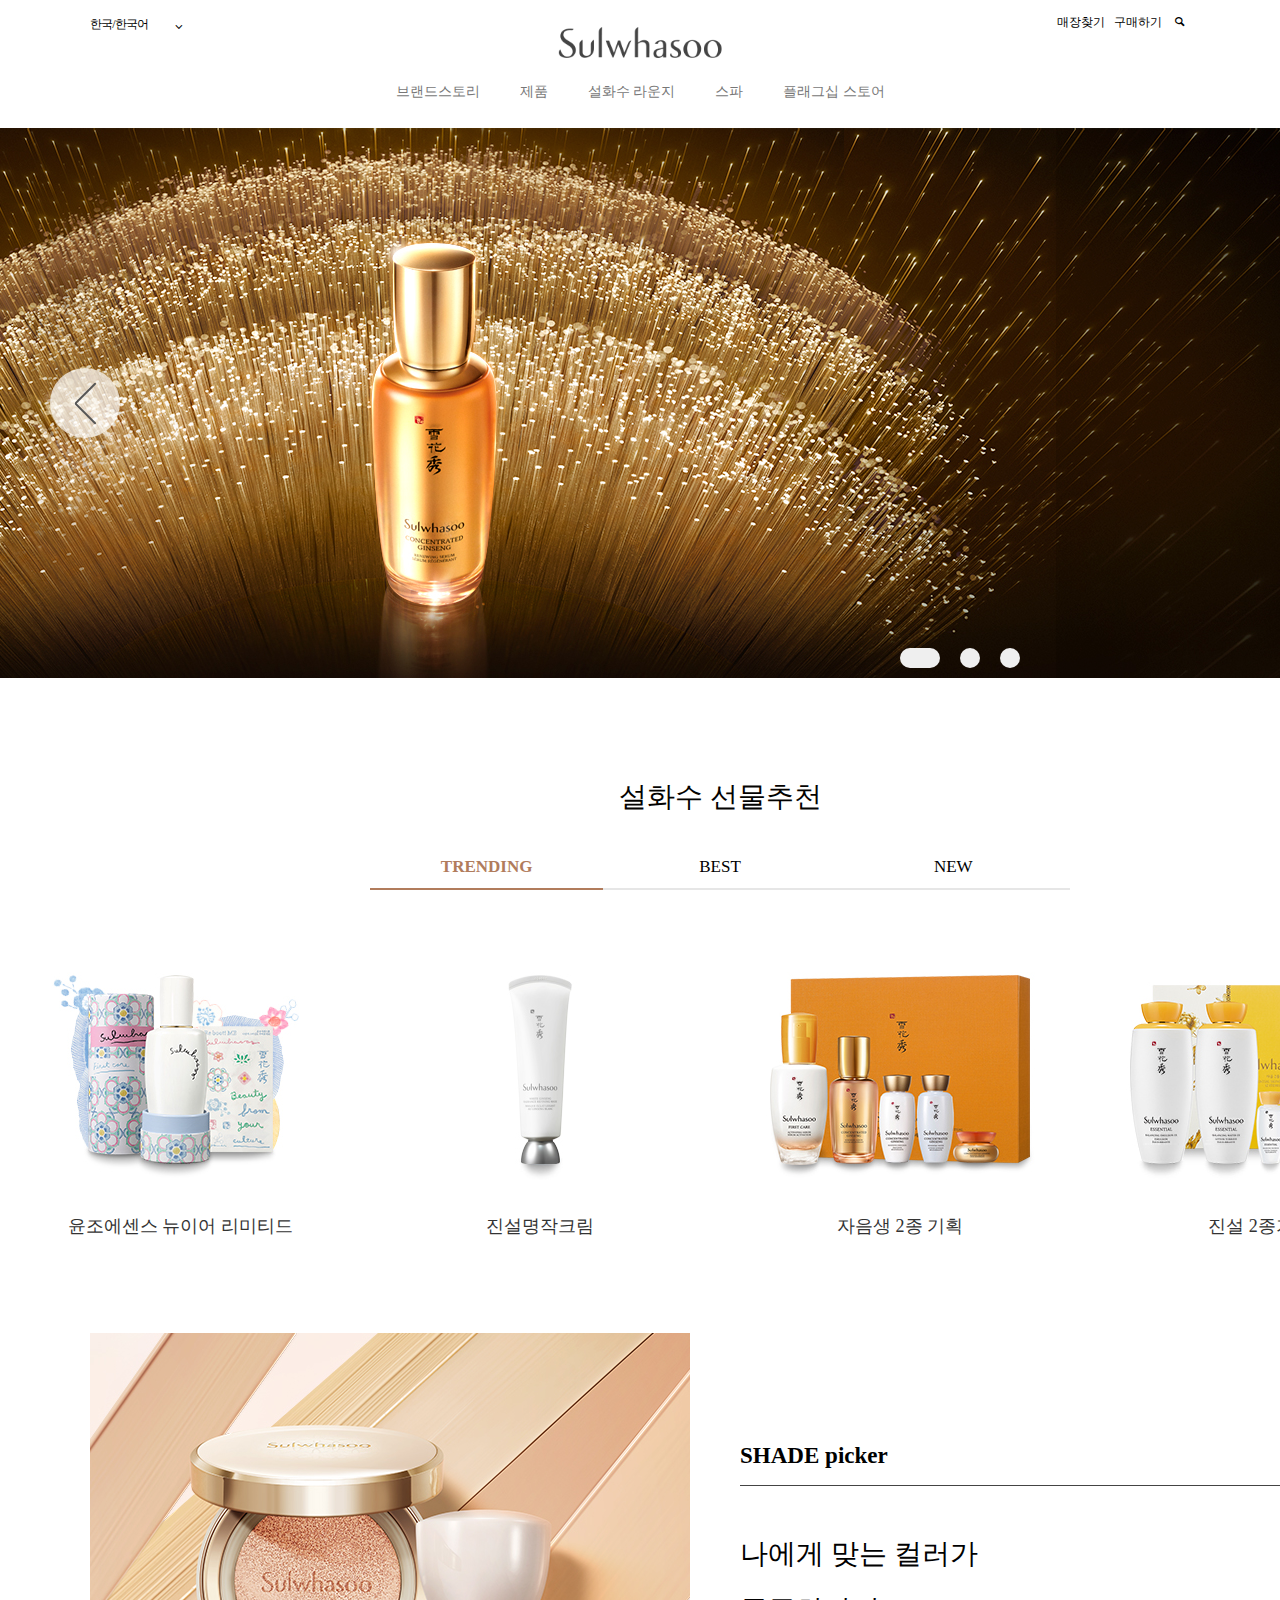
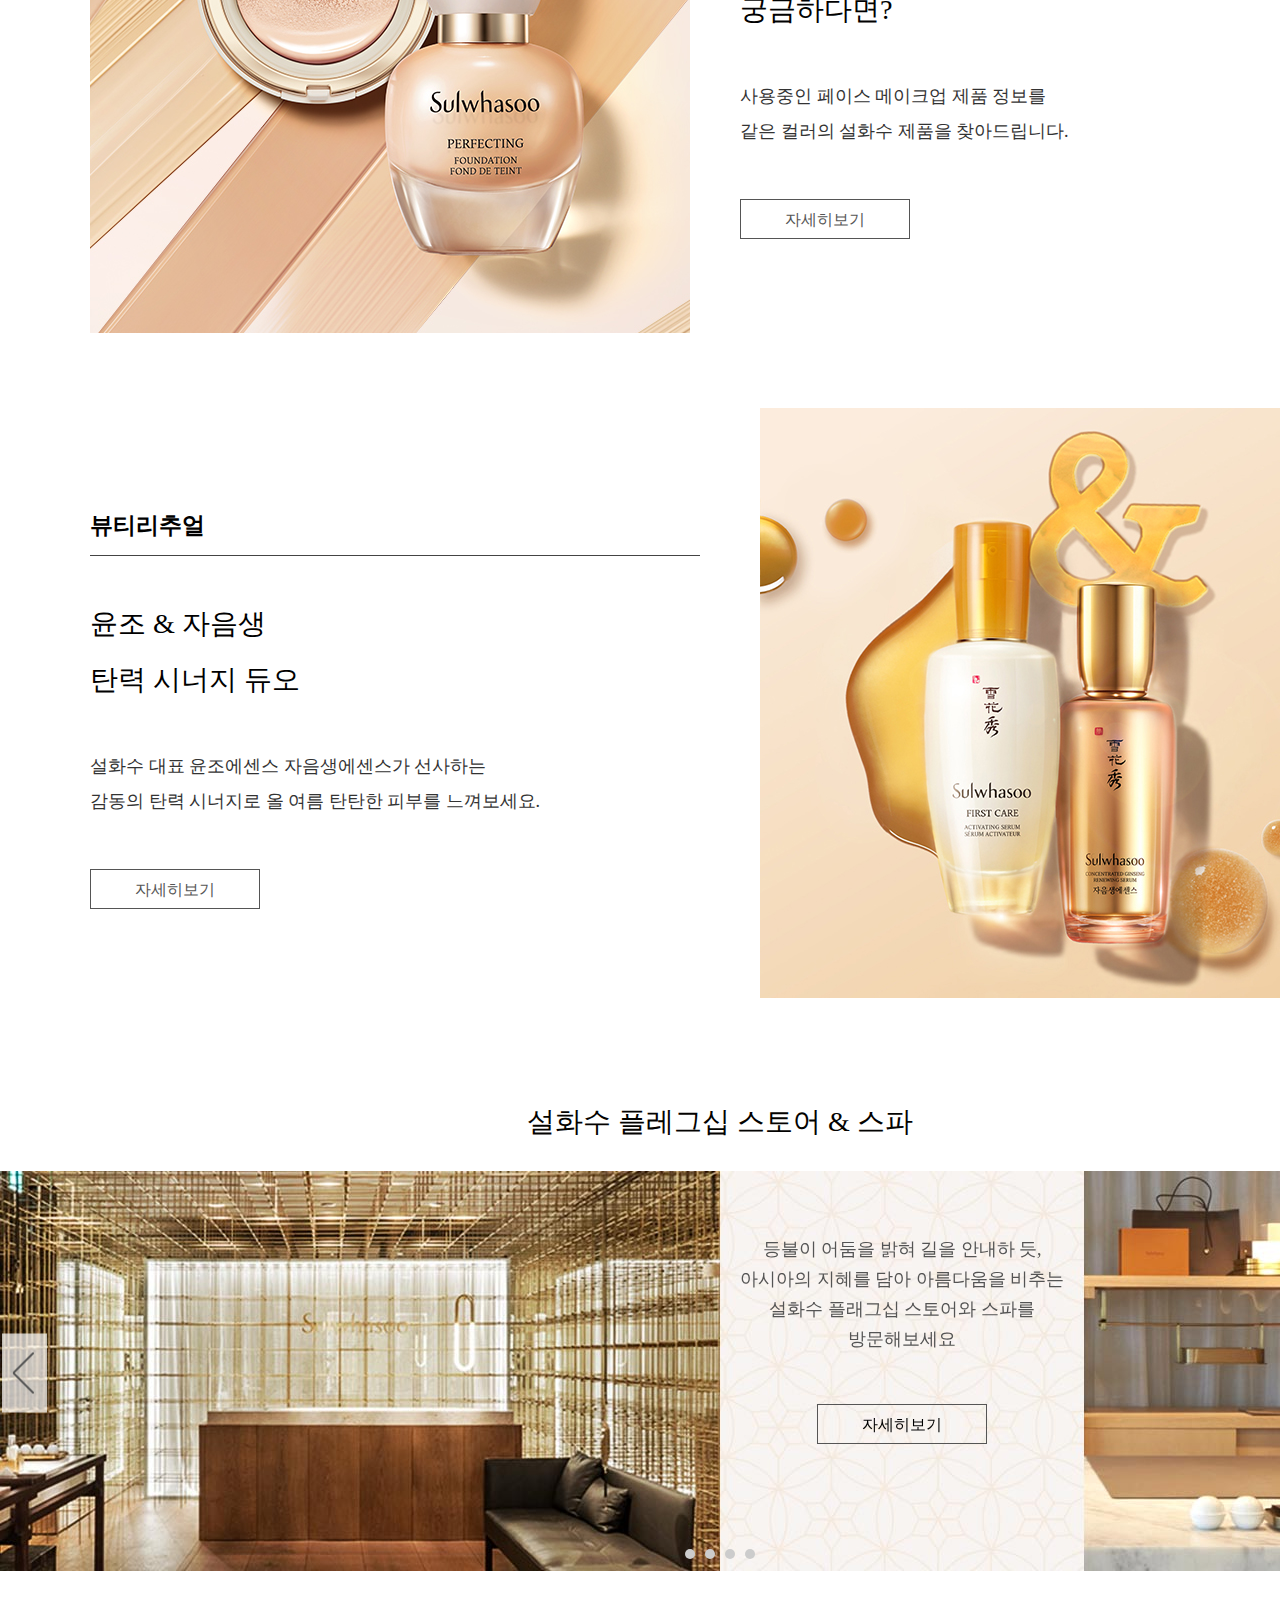
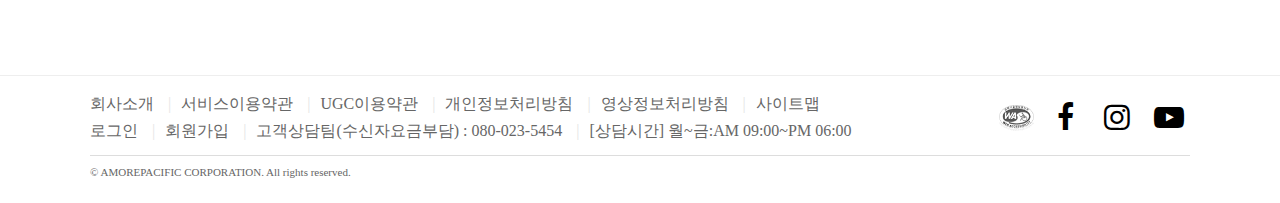
<file: index.html>
<!DOCTYPE html>
<html lang="ko">
<head>
    <meta charset="UTF-8">
    <meta http-equiv="X-UA-Compatible" content="IE=edge">
    <meta name="viewport" content="width=device-width, initial-scale=1.0">
    <title>설화, 다시피어나다, Sulwhasoo</title>
    
    <link rel="shortcut icon" href="favicon.ico">

    <link rel="stylesheet" href="css/style.css">

    <script src="js/jquery-3.6.1.min.js"></script>
    <script src="js/jquery-ui.min.js"></script>
    <script src="js/slick.js"></script>
    <script src="js/main.js"></script>
</head>
<body>
    <div id="wrap">
        <header id="header">
            <div class="header_inner">

                <a href="#" class="mob_nav_btn"><i></i></a>

                <div class="mob_nav">

                    <div class="m_nav_bg"></div>

                    <div class="m_nav_wrap">

                        <h2 class="side_nav_h">
                            <a href="#"><img src="img/logo_sulwhasoo_m.png" alt="m"></a>
                        </h2>

                        <ul class="m_nav_list">
                            <li><a href="#">브랜드스토리</a></li>
    
                            <li>
                                <a href="#">제품 <i class="icon-nav"></i></a>
                                <ul class="m_sub">
                                    <li><a href="#">신제품</a></li>
                                    <li><a href="#">베스트셀러</a></li>
                                    <li><a href="#">스킨케어</a></li>
                                    <li><a href="#">메이크업</a></li>
                                    <li><a href="#">진설명작</a></li>
                                    <li><a href="#">명작컬렉션</a></li>
                                    <li><a href="#">남성</a></li>
                                    <li><a href="#">라이프스타일</a></li>
                                    <li><a href="#">전제푸 구성</a></li>
                                    <li><a href="#">신제품</a></li>
                                </ul>
                            </li>
                            <li>
                                <a href="#">설화수 라운지<i class="icon-nav"></i></a>
                                <ul class="m_sub">
                                    <li><a href="#">설화수 스타일</a></li>
                                    <li><a href="#">뷰티리추얼</a></li>
                                    <li><a href="#">설화문화전</a></li>
                                    <li><a href="#">매거진</a></li>
                                </ul>
                            </li>
                            <li>
                                <a href="#">스파<i class="icon-nav"></i></a>
                                <ul class="m_sub">
                                    <li><a href="#">소개</a></li>
                                    <li><a href="#">스파프로그램</a></li>
                                    <li><a href="#">예약찾기</a></li>
                                    <li><a href="#">매장찾기</a></li>
                                </ul>
                            </li>
                            <li>
                                <a href="#">플래그십 스토어<i class="icon-nav"></i></a>
                                <ul class="m_sub">
                                    <li><a href="#">소개</a></li>
                                    <li><a href="#">리미티드 컬렉션</a></li>
                                    <li><a href="#">스페셜 서비스</a></li>
                                    <li><a href="#">소식</a></li>
                                </ul>
                            </li>
                        </ul>

                    </div><!-- m_nav_wrap -->

                </div><!-- mob_nav -->

                <div class="select_language">
                    <a href="#" class="t_lang">
                        한국/한국어
                        <i class="icon-angle-up"></i>
                        <i class="icon-angle-down"></i>
                    </a>
                    <ul class="select_lang_list">
                        <li><a href="#">한국/한국어</a></li>
                        <li><a href="#">INTERNATIONAL/ENGLISH</a></li>
                        <li><a href="#">中国大陆/中文</a></li>
                        <li><a href="#">中國香港/繁體中文</a></li>
                        <li><a href="#">HONG KONG</a></li>
                        <li><a href="#">(CHINA)/ENGLISH</a></li>
                        <li><a href="#">SINGAPORE/ENGLISH</a></li>
                        <li><a href="#">MALAYSIA/ENGLISH</a></li>
                        <li><a href="#">VIỆT NAM/TIẾNG VIỆT</a></li>
                        <li><a href="#">INDONESIA/BAHASA</a></li>
                        <li><a href="#">INDONESIA</a></li>
                        <li><a href="#">ประเทศไทย/ไทย</a></li>
                        <li><a href="#">USA/ENGLISH</a></li>
                        <li><a href="#">FRANCE/FRANCAIS</a></li>
                    </ul><!-- select_lang_list -->
                </div><!-- select_language -->

                <h1 class="logo"><a href="#"><img src="img/logo_sulwhasoo.png" alt="logo_sulwhasoo"></a></h1>

                <div class="header_link">
                    <a href="#">매장찾기</a>
                    <a href="#">구매하기</a>
                    <a href="#" class="h_search">
                        <i class="icon-search"></i>
                    </a>
                </div><!-- header_link -->

            </div><!-- header_inner -->

            <nav class="nav">
                <div class="nav_inner">
                    <ul class="gnb_menu">
                        <li class="g_m_1"><a href="#">브랜드스토리</a></li>

                        <li class="g_m_2">
                            <a href="#">제품</a>
                            <ul class="sub sub2">
                                <li><a href="#">신제품</a></li>
                                <li><a href="#">베스트셀러</a></li>
                                <li><a href="#">스킨케어</a></li>
                                <li><a href="#">메이크업</a></li>
                                <li><a href="#">진설명작</a></li>
                                <li><a href="#">명작컬렉션</a></li>
                                <li><a href="#">남성</a></li>
                                <li><a href="#">라이프스타일</a></li>
                                <li><a href="#">전제푸 구성</a></li>
                                <li><a href="#">신제품</a></li>
                            </ul>
                        </li>
                        <li class="g_m_3">
                            <a href="#">설화수 라운지</a>
                            <ul class="sub sub3">
                                <li><a href="#">설화수 스타일</a></li>
                                <li><a href="#">뷰티리추얼</a></li>
                                <li><a href="#">설화문화전</a></li>
                                <li><a href="#">매거진</a></li>
                            </ul>
                        </li>
                        <li class="g_m_4">
                            <a href="#">스파</a>
                            <ul class="sub sub4">
                                <li><a href="#">소개</a></li>
                                <li><a href="#">스파프로그램</a></li>
                                <li><a href="#">예약찾기</a></li>
                                <li><a href="#">매장찾기</a></li>
                            </ul>
                        </li>
                        <li class="g_m_5">
                            <a href="#">플래그십 스토어</a>
                            <ul class="sub sub5">
                                <li><a href="#">소개</a></li>
                                <li><a href="#">리미티드 컬렉션</a></li>
                                <li><a href="#">스페셜 서비스</a></li>
                                <li><a href="#">소식</a></li>
                            </ul>
                        </li>
                    </ul>

                </div><!-- nav_inner -->
            </nav><!-- nav -->

        </header><!-- header -->

        <section id="main">

            <div class="main_visual">

                <ul class="visual_wrap">
                    <li class="visu_silde visu_slide1">
                        <div class="visu_veli"></div>

                        <div class="visu_txt_wrap">
                            <div class="visu_txt_cont">
                                자음생에센스
                            </div><!-- visu_txt_cont -->

                            <div class="visu_txt_sub01">
                                Concentrated Ginseng Renewing Serum
                            </div><!-- visu_txt_sub01 -->

                            <p class="visu_txt_sub02">
                                진세노믹 <sup>TM</sup> 선사하는 <br>
                                3중 마이크로 타켓팅으로 <br>
                                쉽게 무너지지 않는 탄탄한 피부
                            </p><!-- visu_txt_sub02 -->
                        </div><!-- visu_txt_wrap -->
                    </li><!-- visu_slide1 -->

                    <li class="visu_silde visu_slide2">
                        <div class="visu_veli"></div>

                        <div class="visu_txt_wrap">
                            <div class="visu_txt_cont">
                                자음생앰플
                            </div><!-- visu_txt_cont -->

                            <div class="visu_txt_sub01">
                                Concentrated Ginseng Renewing Serum
                            </div><!-- visu_txt_sub01 -->

                            <p class="visu_txt_sub02">
                                단 한번 사용으로도 외부작극으로 시달린 <br>
                                피부를 개선해주는 레스큐 앰플
                            </p><!-- visu_txt_sub02 -->

                            <div class="visu_btn_wrap">
                                <a href="#" class="bnt_view">자세히보기</a>
                            </div><!-- visu_btn_wrap -->

                        </div><!-- visu_txt_wrap -->
                    </li><!-- visu_slide2 -->

                    <li class="visu_silde visu_slide3">
                        <div class="visu_veli"></div>

                        <div class="visu_txt_wrap">
                            <div class="visu_txt_cont">
                                윤조에센스<br>
                                2020 뉴이어 컬렉션
                            </div><!-- visu_txt_cont -->

                            <div class="visu_txt_sub01">
                                Concentrated Ginseng Renewing Serum
                            </div><!-- visu_txt_sub01 -->

                            <p class="visu_txt_sub02">
                                온 세상에 복을 전하는  <br>
                                마술같은 여정 <br>
                                쉽게 무너지지 않는 탄탄한 피부
                            </p><!-- visu_txt_sub02 -->

                            <div class="visu_btn_wrap">
                                <a href="#" class="bnt_view">자세히보기</a>
                            </div><!-- visu_btn_wrap -->

                        </div><!-- visu_txt_wrap -->
                    </li><!-- visu_slide3 -->


                </ul><!-- visual_wrap -->
            </div><!-- main_visual -->

            <div class="content">

                <div class="recommend clear_fix">
                    <h2 class="cont_title">설화수 선물추천</h2>

                    <div class="recommend_tab">
                        <a href="#" class="btn_tab on">TRENDING</a>
                        <a href="#" class="btn_tab">BEST</a>
                        <a href="#" class="btn_tab">NEW</a>
                    </div><!-- recommend_tab -->

                    <div class="recommend_list_wrap">
                        <!-- TRENDING -->

                        <ul class="recommend_list act">
                            <li>
                                <div class="recommend_img">
                                    <img src="img/recom_01.jpg" alt="recom_01">
                                </div><!-- recommend_img -->

                                <div class="recommend_name">
                                    윤조에센스 뉴이어 리미티드
                                </div><!-- recommend_name -->

                                <div class="buy_view_layer">
                                    <a href="#" class="buy_view">자세히 보기</a>
                                </div><!-- buy_view_layer -->
                            </li>
                            <li>
                                <div class="recommend_img">
                                    <img src="img/recom_02.jpg" alt="recom_02">
                                </div><!-- recommend_img -->

                                <div class="recommend_name">
                                    진설명작크림
                                </div><!-- recommend_name -->

                                <div class="buy_view_layer">
                                    <a href="#" class="buy_view">자세히 보기</a>
                                </div><!-- buy_view_layer -->
                            </li>
                            <li>
                                <div class="recommend_img">
                                    <img src="img/recom_03.jpg" alt="recom_03">
                                </div><!-- recommend_img -->

                                <div class="recommend_name">
                                    자음생 2종 기획
                                </div><!-- recommend_name -->

                                <div class="buy_view_layer">
                                    <a href="#" class="buy_view">자세히 보기</a>
                                </div><!-- buy_view_layer -->
                            </li>
                            <li>
                                <div class="recommend_img">
                                    <img src="img/recom_04.jpg" alt="recom_04">
                                </div><!-- recommend_img -->

                                <div class="recommend_name">
                                    진설 2종기획
                                </div><!-- recommend_name -->

                                <div class="buy_view_layer">
                                    <a href="#" class="buy_view">자세히 보기</a>
                                </div><!-- buy_view_layer -->
                            </li>

                        </ul><!-- recommend_list -->

                        <!-- best -->

                        <ul class="recommend_list">
                            <li>
                                <div class="recommend_img">
                                    <img src="img/recom_05.jpg" alt="recom_05">
                                </div><!-- recommend_img -->

                                <div class="recommend_name">
                                    윤조에센스 뉴이어 리미티드
                                </div><!-- recommend_name -->

                                <div class="buy_view_layer">
                                    <a href="#" class="buy_view">자세히 보기</a>
                                </div><!-- buy_view_layer -->
                            </li>
                            <li>
                                <div class="recommend_img">
                                    <img src="img/recom_06.png" alt="recom_06">
                                </div><!-- recommend_img -->

                                <div class="recommend_name">
                                    진설명작크림
                                </div><!-- recommend_name -->

                                <div class="buy_view_layer">
                                    <a href="#" class="buy_view">자세히 보기</a>
                                </div><!-- buy_view_layer -->
                            </li>
                            <li>
                                <div class="recommend_img">
                                    <img src="img/recom_07.jpg" alt="recom_07">
                                </div><!-- recommend_img -->

                                <div class="recommend_name">
                                    자음생 2종 기획
                                </div><!-- recommend_name -->

                                <div class="buy_view_layer">
                                    <a href="#" class="buy_view">자세히 보기</a>
                                </div><!-- buy_view_layer -->
                            </li>
                            <li>
                                <div class="recommend_img">
                                    <img src="img/recom_08.jpg" alt="recom_08">
                                </div><!-- recommend_img -->

                                <div class="recommend_name">
                                    진설 2종기획
                                </div><!-- recommend_name -->

                                <div class="buy_view_layer">
                                    <a href="#" class="buy_view">자세히 보기</a>
                                </div><!-- buy_view_layer -->
                            </li>

                        </ul><!-- recommend_list -->


                        <!-- new -->

                        <ul class="recommend_list">
                            <li>
                                <div class="recommend_img">
                                    <img src="img/recom_09.jpg" alt="recom_09">
                                </div><!-- recommend_img -->

                                <div class="recommend_name">
                                    윤조에센스 뉴이어 리미티드
                                </div><!-- recommend_name -->

                                <div class="buy_view_layer">
                                    <a href="#" class="buy_view">자세히 보기</a>
                                </div><!-- buy_view_layer -->
                            </li>
                            <li>
                                <div class="recommend_img">
                                    <img src="img/recom_10.jpg" alt="recom_10">
                                </div><!-- recommend_img -->

                                <div class="recommend_name">
                                    진설명작크림
                                </div><!-- recommend_name -->

                                <div class="buy_view_layer">
                                    <a href="#" class="buy_view">자세히 보기</a>
                                </div><!-- buy_view_layer -->
                            </li>
                            <li>
                                <div class="recommend_img">
                                    <img src="img/recom_11.jpg" alt="recom_11">
                                </div><!-- recommend_img -->

                                <div class="recommend_name">
                                    자음생 2종 기획
                                </div><!-- recommend_name -->

                                <div class="buy_view_layer">
                                    <a href="#" class="buy_view">자세히 보기</a>
                                </div><!-- buy_view_layer -->
                            </li>
                            <li>
                                <div class="recommend_img">
                                    <img src="img/recom_12.jpg" alt="recom_12">
                                </div><!-- recommend_img -->

                                <div class="recommend_name">
                                    진설 2종기획
                                </div><!-- recommend_name -->

                                <div class="buy_view_layer">
                                    <a href="#" class="buy_view">자세히 보기</a>
                                </div><!-- buy_view_layer -->
                            </li>

                        </ul><!-- recommend_list -->


                    </div><!-- recommend_list_wrap -->



                </div><!-- recommend -->

                <div class="lounge lou01 clear_fix">

                    <div class="lounge_cont">

                        <div class="lounge_img">
                            <a href="#"><img src="img/lou_01.jpg" alt="lou_01"></a>
                        </div><!-- lounge_img -->

                        <div class="lounge_txt_wrap">
                            <h3>SHADE picker</h3>
                            <p class="sub_tit">
                                나에게 맞는 컬러가 <br> 궁금하다면? 
                            </p>
                            <p class="desc">
                                사용중인 페이스 메이크업 제품 정보를  <br>
                                같은 컬러의 설화수 제품을 찾아드립니다.
                            </p>
                            <div class="btn_wrap">
                                <a href="#" class="btn_wrap_view">자세히보기</a>
                            </div>
                        </div><!-- lounge_txt_wrap -->

                    </div><!-- lounge_cont -->

                </div><!-- lounge lou01 -->
                <div class="lounge lou02 clear_fix">

                    <div class="lounge_cont">

                        <div class="lounge_img">
                            <a href="#"><img src="img/lou02.jpg" alt="lou_01"></a>
                        </div><!-- lounge_img -->

                        <div class="lounge_txt_wrap">
                            <h3>뷰티리추얼</h3>
                            <p class="sub_tit">
                                윤조 & 자음생<br>탄력 시너지 듀오
                            </p>
                            <p class="desc">
                                설화수 대표 윤조에센스 자음생에센스가 선사하는 <br>
                                감동의 탄력 시너지로 올 여름 탄탄한 피부를 느껴보세요.
                            </p>
                            <div class="btn_wrap">
                                <a href="#" class="btn_wrap_view">자세히보기</a>
                            </div>
                        </div><!-- lounge_txt_wrap -->

                    </div><!-- lounge_cont -->

                </div><!-- lounge lou02 -->

                <div class="flagship">

                    <h2 class="cont_title">설화수 플레그십 스토어 & 스파</h2>
                    <ul class="flag_slide">
                        <li><img src="img/flag-bg-pc-01.jpg" alt="flag-bg-pc-01"></li>
                        <li><img src="img/flag-bg-pc-02.jpg" alt="flag-bg-pc-02"></li>
                        <li><img src="img/flag-bg-pc-03.jpg" alt="flag-bg-pc-03"></li>
                        <li><img src="img/flag-bg-pc-04.jpg" alt="flag-bg-pc-04"></li>
                    </ul><!-- flag_slide -->

                    <div class="flag_txt_wrap">
                        <p>
                            등불이 어둠을 밝혀 길을 안내하 듯, <br>
                            아시아의 지혜를 담아 아름다움을 비추는 <br>
                            설화수 플래그십 스토어와 스파를 <br>
                            방문해보세요
                        </p>
                        <a href="#" class="flag_txt_wrap_view">자세히보기</a>
                    </div><!-- flag_txt_wrap -->
                    
                </div><!-- flagship -->
                
            </div><!-- content -->

        </section><!-- main -->

        <!-- footer영역 -->

        <footer id="footer">

            <div class="footer_inner">
                
                <div class="f_left">

                    <div class="f_item_wrap">
                        <a href="#">회사소개</a>
                        <a href="#">서비스이용약관</a>
                        <a href="#">UGC이용약관</a>
                        <a href="#">개인정보처리방침</a>
                        <a href="#">영상정보처리방침</a>
                        <a href="#">사이트맵</a>
                    </div><!-- f_item_wrap -->

                    <div class="f_item_wrap">
                        <a href="#">로그인</a>
                        <a href="#">회원가입</a>
                        <a href="#">고객상담팀(수신자요금부담) : 080-023-5454</a>
                        <a href="#">[상담시간] 월~금:AM 09:00~PM 06:00</a>
                    </div><!-- f_item_wrap -->

                </div><!-- f_left -->

                <div class="f_right">

                    <a href="#"><img src="img/wa.png" alt="wa"></a>
                    <a href="#"><i class="icon-facebook"></i></a>
                    <a href="#"><i class="icon-instagram"></i></a>
                    <a href="#"><i class="icon-youtube-play"></i></a>

                </div><!-- f_right -->

                <div class="copy">
                    &copy; AMOREPACIFIC CORPORATION. All rights reserved.
                </div><!-- copy -->

            </div><!-- footer_inner -->

        </footer><!-- footer -->

    </div><!-- wrap -->
    
</body>
</html>
</file>
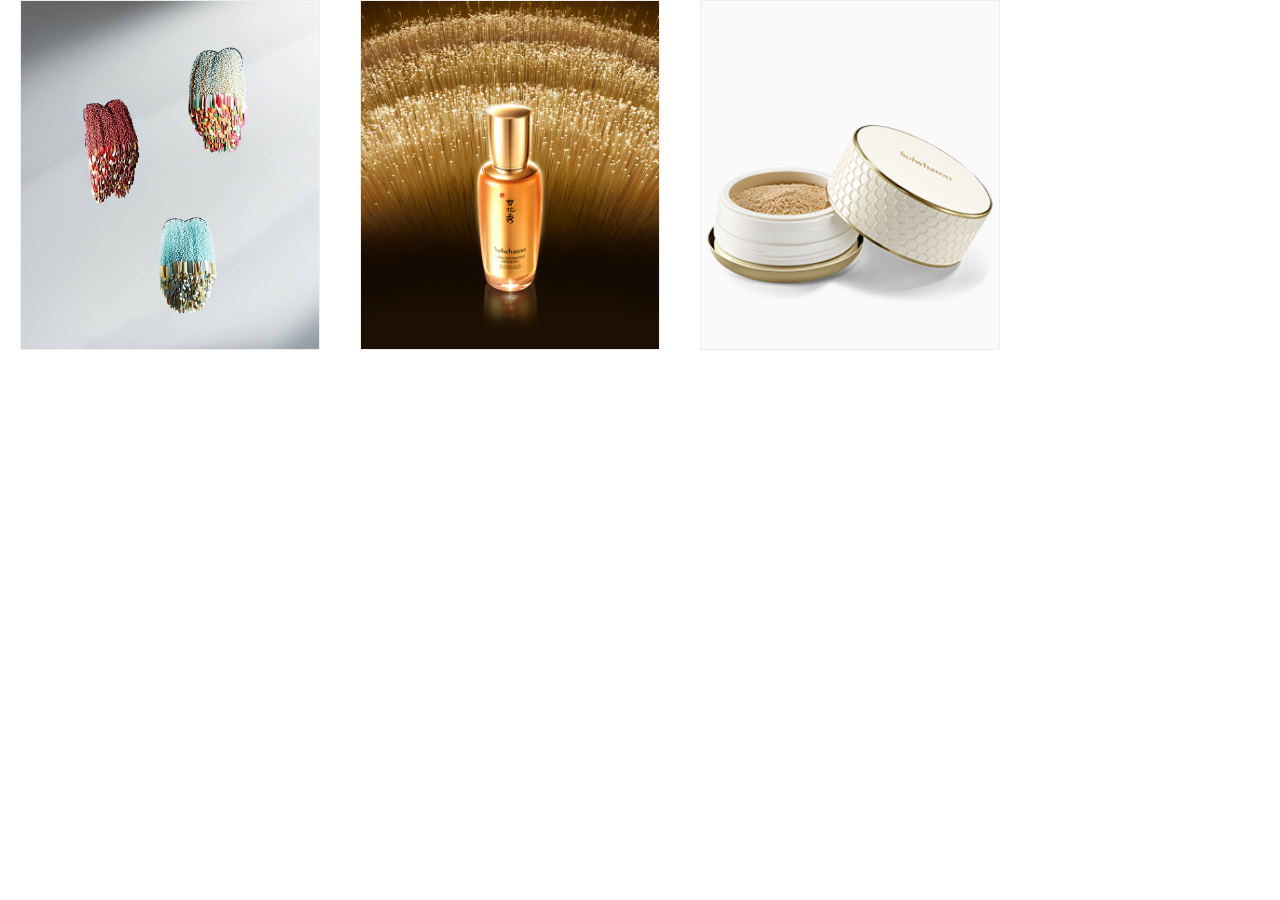
<file: hover.html>
<!DOCTYPE html>
<html lang="en">
<head>
    <meta charset="UTF-8">
    <meta name="viewport" content="width=device-width, initial-scale=1.0">
    <title>Document</title>
    <style type="text/css">
        *{margin: 0;padding: 0; box-sizing: border-box;}  
        .box{
            width: 300px;
            height: 350px;
            border: 1px solid #EEE;
            background-size: cover;
            background-position: center top;
            position: relative;
            overflow: hidden;
            transition: all 0.2s;
            float: left;
            margin: 0 20px;
        }
        .box1{
            background-image: url(img/384071782_thumbnail.jpg);
            
        }
        .box2{
            background-image: url(img/visu_mo_01.jpg);
            
        }
        .box3{
            background-image: url(img/new_img_04_mo.jpg);
            
        }

        .circle{
            width: 1000px;height: 500px;
            border-radius: 50%;
            background-color: rgba(255,255,255,.5);
            position: absolute;
            left: 50%;
            top: 100%;
            transform: translateX(-50%);        
            transition: all 0.2s;

            text-align: center;
            font-size: 12px;
            padding: 30px;
        }

        .circle .p1{margin-bottom: 10px;}
        .box:hover{
            background-position: center -50px;
            cursor:url("img/icons8-search-50.png") 20 30, auto;
        }
        .box:hover .circle{
            top: 70%; background-color: rgba(255,255,255,1);
        }

    </style>
</head>
<body>
    <div class="box box1">
        <div class="circle">
            <p class="p1">@123135</p>
            <p class="p2">
                #광고 @sulwhasoo.official * 🤍.•💛 피부 더 좋아
            </p>
        </div>
    </div><!-- box -->
    <div class="box box2">
        <div class="circle">
            <p class="p1">@123135</p>
            <p class="p2">
                #광고 @sulwhasoo.official * 🤍.•💛 피부 더 좋아
            </p>
        </div>
    </div><!-- box -->
    <div class="box box3">
        <div class="circle">
            <p class="p1">@123135</p>
            <p class="p2">
                #광고 @sulwhasoo.official * 🤍.•💛 피부 더 좋아
            </p>
        </div>
    </div><!-- box -->
</body>
</html>
</file>
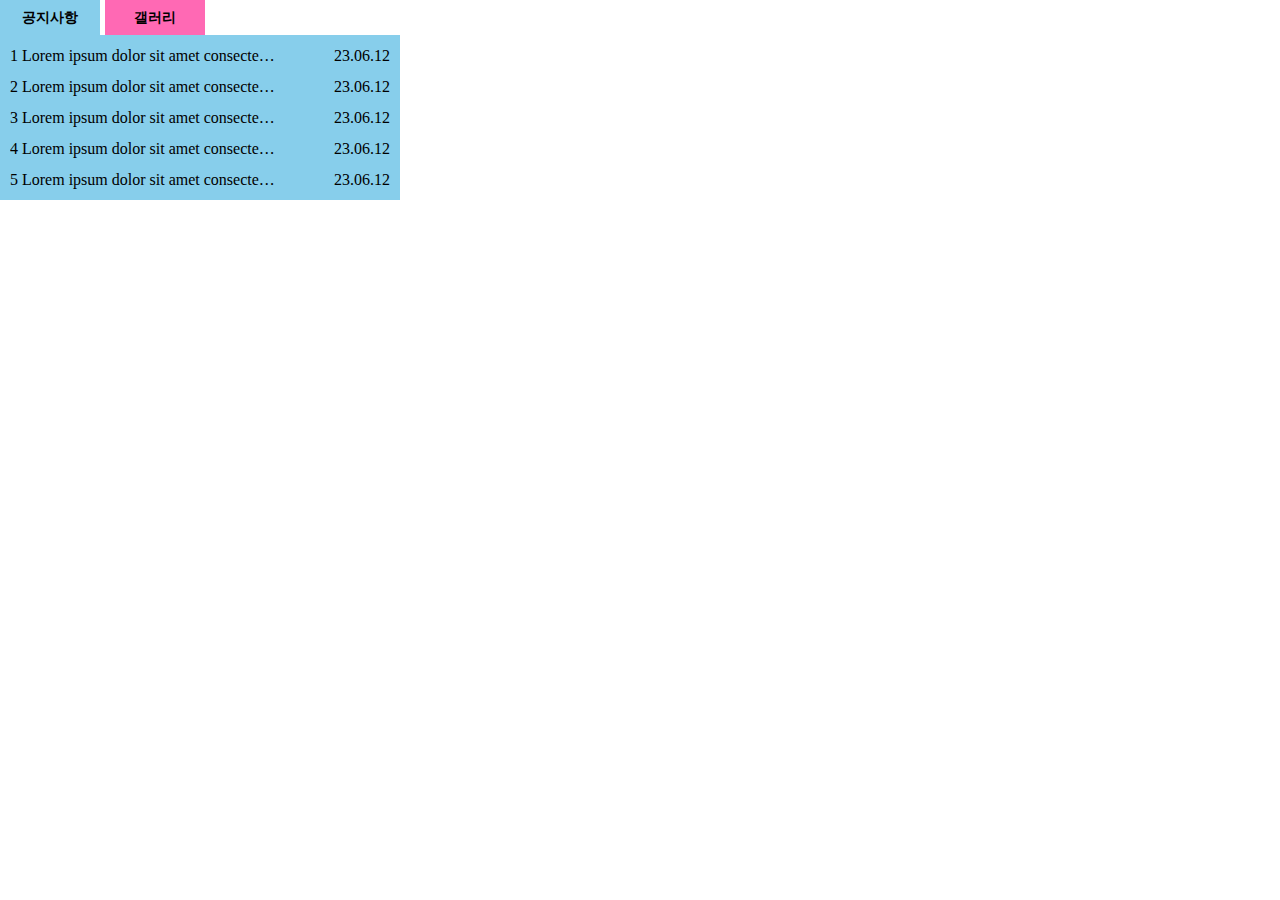
<file: tab.html>
<!DOCTYPE html>
<html lang="en">
<head>
    <meta charset="UTF-8">
    <meta http-equiv="X-UA-Compatible" content="IE=edge">
    <meta name="viewport" content="width=device-width, initial-scale=1.0">
    <title>Document</title>
    <link rel="stylesheet" href="css/reset.css">
    <style type="text/css">


        .contents{
            width: 400px;
            height: 200px;
            /* border: 1px solid red; */
            position: relative;
        }
        .contents h2{
            font-size: 14px;
            width: 100px;
            height: 35px;
            text-align: center;
            line-height: 35px;
            background-color: hotpink;
            position: absolute;
            left: 0;
            top: 0;
            cursor: pointer;
        }
        .contents h2.on{
            background: skyblue;
        }

        .contents ul{
            position: absolute;
            left: 0;
            top: 35px;
            width: 100%;
            height: 165px;
            background-color: skyblue;
        }


        .notice{}
        .notice h2{}
        .notice ul{
            display: flex;
            flex-direction: column;
            justify-content: space-around;
            padding: 5px 10px;
        }
        .notice ul li{

        }
        .notice ul li a{
            display: block;
            width: 70%;
            float: left;
            white-space: nowrap;
            overflow: hidden;
            text-overflow: ellipsis;
        }
        .notice ul li span{float: right;}

        .gallery{}
        .gallery h2{
            left: 105px !important;
        }
        .gallery ul{
            /* display: flex; */
            justify-content: space-around;
            align-items: center;
            display: none;
        }
        .gallery ul li{}
        .gallery ul li img{
            width: 80px;
        }


    </style>

    <script src="js/jquery-3.6.1.min.js"></script>

    <script lang="java">
        $(function(){

            $(".contents h2").click(function(){

                $(".contents h2").removeClass("on");
                $(this).addClass("on");

                $(".contents ul").hide();
                $(this).next().css({display:"flex"});

            })//click


        })// jquery
    </script>
</head>
<body>
    <div  class="contents">

        <div class="notice">
            <h2 class="on">공지사항</h2>
            <ul>
                <li>
                    <a href="#">1 Lorem ipsum dolor sit amet consectetur adipisicing elit. Quos impedit rerum quam exercitationem dolor eum sit aliquid iste doloremque fugit quasi voluptate dolore quis officia quas neque, id nesciunt inventore.</a>
                    <span>23.06.12</span>
                </li>
                <li>
                    <a href="#">2 Lorem ipsum dolor sit amet consectetur adipisicing elit. Quos impedit rerum quam exercitationem dolor eum sit aliquid iste doloremque fugit quasi voluptate dolore quis officia quas neque, id nesciunt inventore.</a>
                    <span>23.06.12</span>
                </li>
                <li>
                    <a href="#">3 Lorem ipsum dolor sit amet consectetur adipisicing elit. Quos impedit rerum quam exercitationem dolor eum sit aliquid iste doloremque fugit quasi voluptate dolore quis officia quas neque, id nesciunt inventore.</a>
                    <span>23.06.12</span>
                </li>
                <li>
                    <a href="#">4 Lorem ipsum dolor sit amet consectetur adipisicing elit. Quos impedit rerum quam exercitationem dolor eum sit aliquid iste doloremque fugit quasi voluptate dolore quis officia quas neque, id nesciunt inventore.</a>
                    <span>23.06.12</span>
                </li>
                <li>
                    <a href="#">5 Lorem ipsum dolor sit amet consectetur adipisicing elit. Quos impedit rerum quam exercitationem dolor eum sit aliquid iste doloremque fugit quasi voluptate dolore quis officia quas neque, id nesciunt inventore.</a>
                    <span>23.06.12</span>
                </li>
            </ul>

        </div><!-- notice -->

        <div class="gallery">
            <h2>갤러리</h2>
            <ul>
                <li>
                    <a href="#"> <img src="img/visu_mo_01.jpg" alt="visu_mo"></a>
                </li>
                <li>
                    <a href="#"> <img src="img/visu_mo_01.jpg" alt="visu_mo"></a>
                </li>
                <li>
                    <a href="#"> <img src="img/visu_mo_01.jpg" alt="visu_mo"></a>
                </li>
            </ul>

        </div><!-- gallery -->


    </div><!-- contents -->
</body>
</html>
</file>
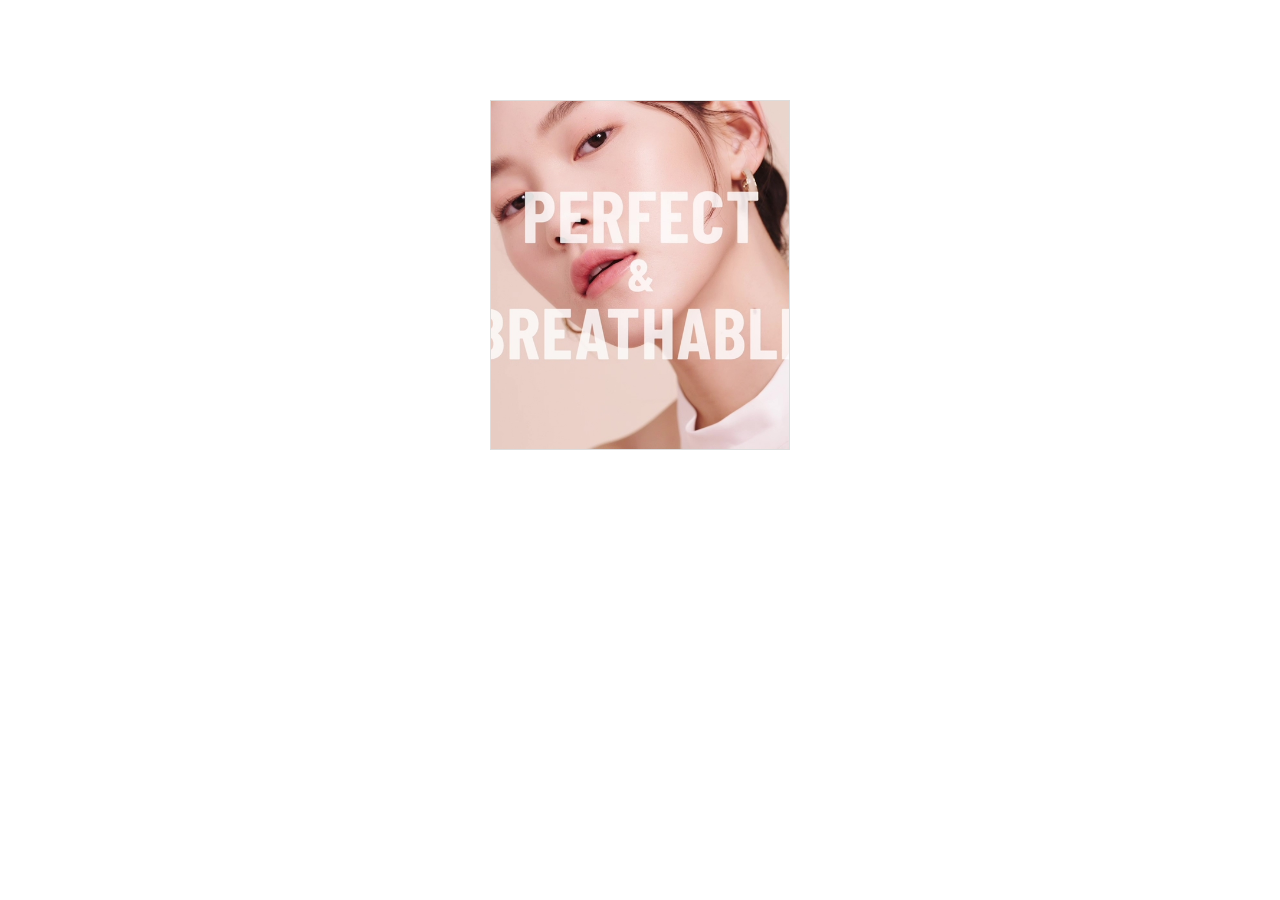
<file: 마우스모양변경.html>
<!DOCTYPE html>
<html lang="en">
<head>
    <meta charset="UTF-8">
    <meta name="viewport" content="width=device-width, initial-scale=1.0">
    <title>Document</title>
    <link rel="stylesheet" href="css/reset.css">
    <style type="text/css">
        .box{
            width: 300px;
            height: 350px;
            border: 1px solid #ddd;
            background: url("img/20200728_final_PERFECT_main_highlight_banner_pc.jpg")no-repeat;
            background-size: cover;
            background-position: center top;
            position: relative;
            margin: 100px auto;
            overflow: hidden;
            transition: all 0.3s;
            cursor: url("img/icons8-search-50.png")20 30 , auto;
        }

        .circle{
            width: 1000px;
            height: 1000px;
            background-color: rgba(255, 255, 255, 0);
            position: absolute;
            left: 50%; top: 100%;
            transform: translate(-50%);
            border-radius: 50%;
            text-align: center;
            padding: 20px;
            transition: all 0.3s;
        }

        .box:hover{
            background-position: center -20px;
        }

        .box:hover .circle{
            top: 70%;
            background-color: rgba(255, 255, 255, 1);
        }

    </style>
</head>
<body>
    <div class="box">

        <div class="circle">
            <p class="p1">@ju_hee_hong</p>
            <p class="p2">#광고@Sulwhasoo_official</p>
        </div><!-- circle -->

    </div><!-- box -->
</body>
</html>
</file>
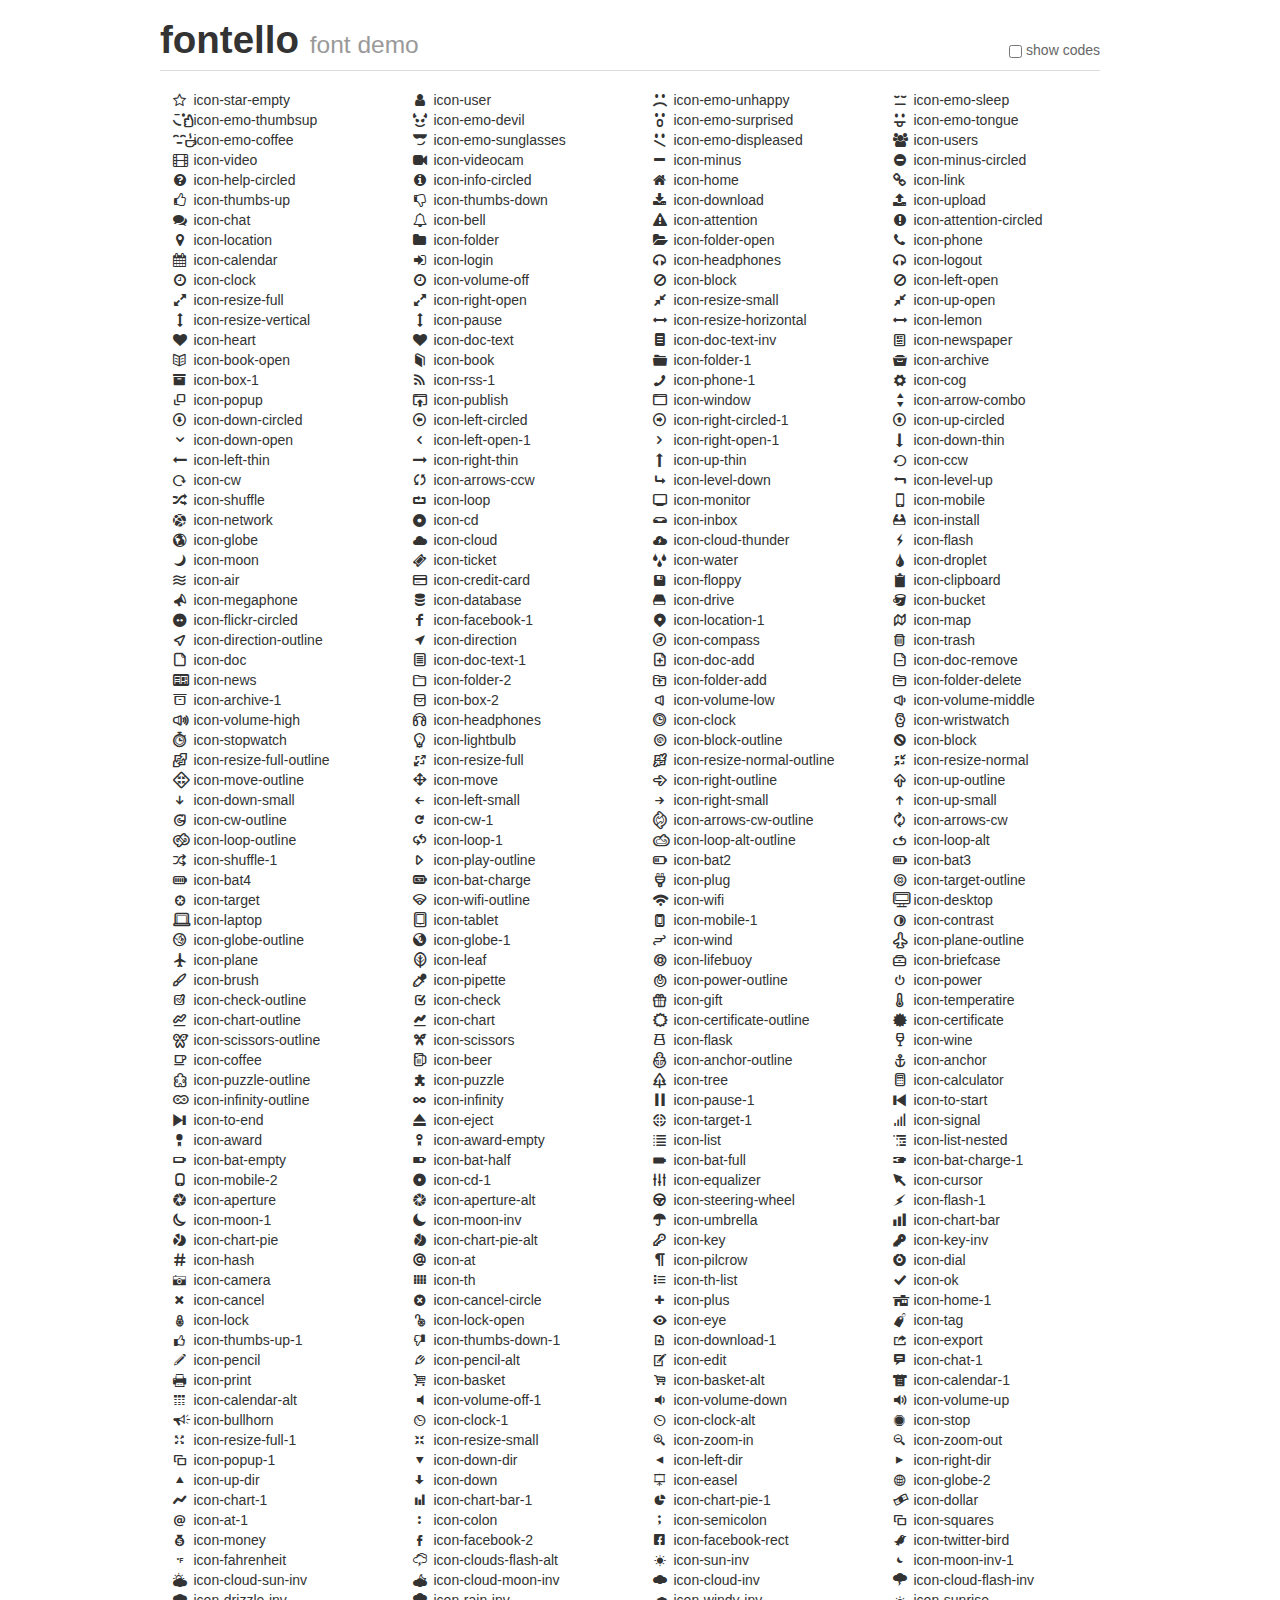
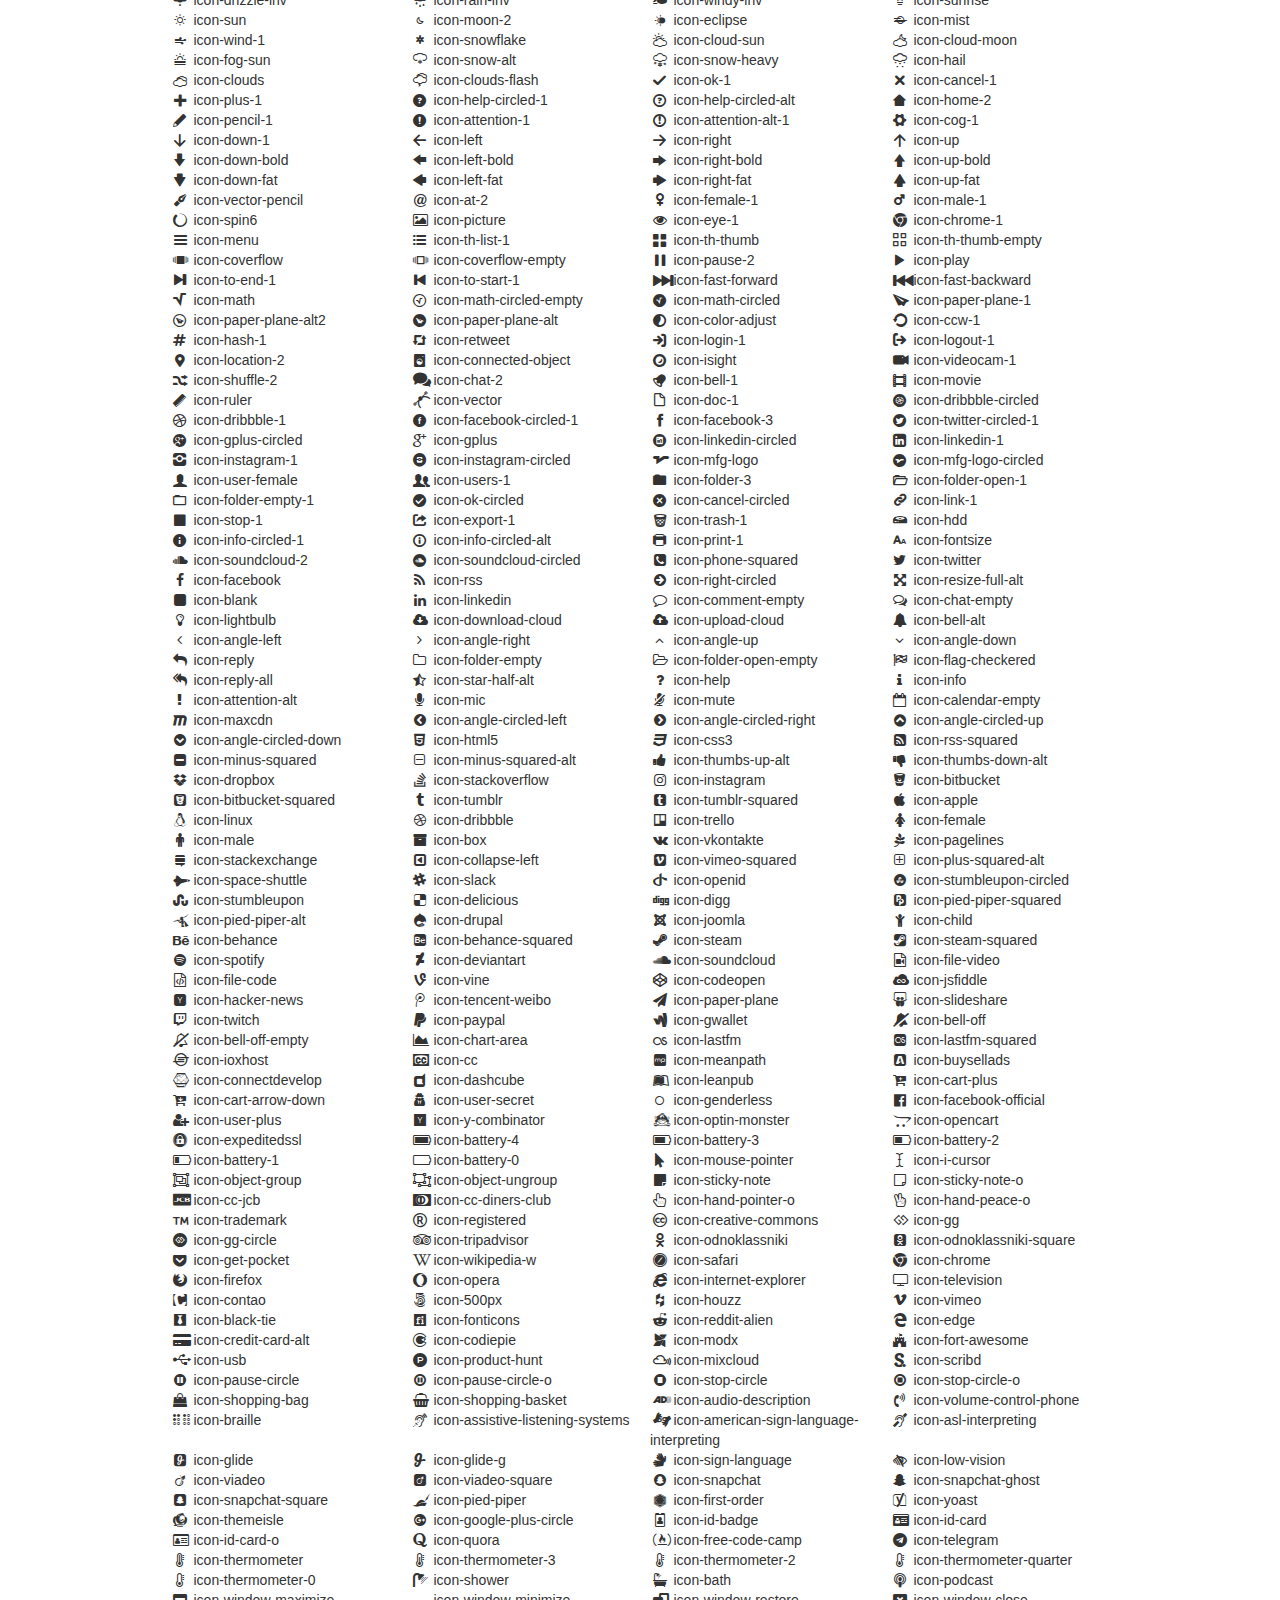
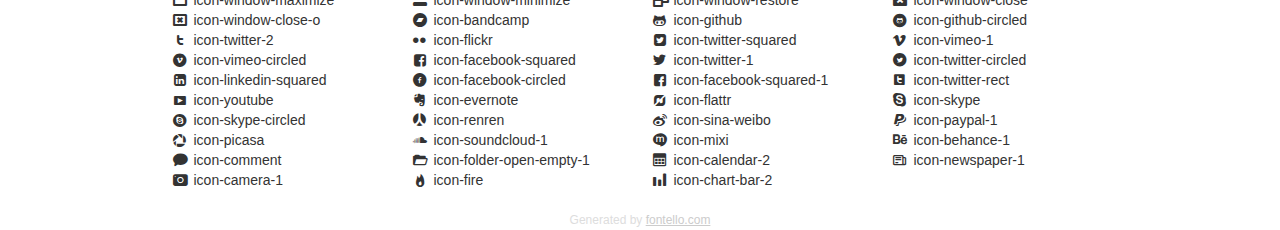
<file: css/fontello-caeee3c8/demo.html>
<!DOCTYPE html>
<html>
  <head>
  <!--[if lt IE 9]><script language="javascript" type="text/javascript" src="//html5shim.googlecode.com/svn/trunk/html5.js"></script><![endif]-->
  <meta charset="UTF-8">
  <style>
    html {
      font-size: 100%;
      -webkit-text-size-adjust: 100%;
      -ms-text-size-adjust: 100%;
    }
    a:focus {
      outline: thin dotted #333;
      outline: 5px auto -webkit-focus-ring-color;
      outline-offset: -2px;
    }
    a:hover,
    a:active {
      outline: 0;
    }
    input {
      margin: 0;
      font-size: 100%;
      vertical-align: middle;
      *overflow: visible;
      line-height: normal;
    }
    input::-moz-focus-inner {
      padding: 0;
      border: 0;
    }
    body {
      margin: 0;
      font-family: "Helvetica Neue", Helvetica, Arial, sans-serif;
      font-size: 14px;
      line-height: 20px;
      color: #333;
      background-color: #fff;
    }
    a {
      color: #08c;
      text-decoration: none;
    }
    a:hover {
      color: #005580;
      text-decoration: underline;
    }
    .row {
      margin-left: -20px;
      *zoom: 1;
    }
    .row:before,
    .row:after {
      display: table;
      content: "";
      line-height: 0;
    }
    .row:after {
      clear: both;
    }
    .span3 {
      float: left;
      min-height: 1px;
      margin-left: 20px;
      width: 220px;
    }
    .container {
      width: 940px;
      margin-right: auto;
      margin-left: auto;
      *zoom: 1;
    }
    .container:before,
    .container:after {
      display: table;
      content: "";
      line-height: 0;
    }
    .container:after {
      clear: both;
    }
    small {
      font-size: 85%;
    }
    h1 {
      margin: 10px 0;
      font-family: inherit;
      font-weight: bold;
      line-height: 20px;
      color: inherit;
      text-rendering: optimizelegibility;
      line-height: 40px;
      font-size: 38.5px;
    }
    h1 small {
      font-weight: normal;
      line-height: 1;
      color: #999;
      font-size: 24.5px;
    }

    body {
      margin-top: 90px;
    }
    .header {
      position: fixed;
      top: 0;
      left: 50%;
      margin-left: -480px;
      background-color: #fff;
      border-bottom: 1px solid #ddd;
      padding-top: 10px;
      z-index: 10;
    }
    .footer {
      color: #ddd;
      font-size: 12px;
      text-align: center;
      margin-top: 20px;
    }
    .footer a {
      color: #ccc;
      text-decoration: underline;
    }
    .the-icons {
      font-size: 14px;
      line-height: 24px;
    }
    .switch {
      position: absolute;
      right: 0;
      bottom: 10px;
      color: #666;
    }
    .switch input {
      margin-right: 0.3em;
    }
    .codesOn .i-name {
      display: none;
    }
    .codesOn .i-code {
      display: inline;
    }
    .i-code {
      display: none;
    }
    @font-face {
      font-family: 'fontello';
      src: url('./font/fontello.eot?68881781');
      src: url('./font/fontello.eot?68881781#iefix') format('embedded-opentype'),
           url('./font/fontello.woff?68881781') format('woff'),
           url('./font/fontello.ttf?68881781') format('truetype'),
           url('./font/fontello.svg?68881781#fontello') format('svg');
      font-weight: normal;
      font-style: normal;
    }
    .demo-icon {
      font-family: "fontello";
      font-style: normal;
      font-weight: normal;
      speak: never;
     
      display: inline-block;
      text-decoration: inherit;
      width: 1em;
      margin-right: .2em;
      text-align: center;
      /* opacity: .8; */
     
      /* For safety - reset parent styles, that can break glyph codes*/
      font-variant: normal;
      text-transform: none;
     
      /* fix buttons height, for twitter bootstrap */
      line-height: 1em;
     
      /* Animation center compensation - margins should be symmetric */
      /* remove if not needed */
      margin-left: .2em;
     
      /* You can be more comfortable with increased icons size */
      /* font-size: 120%; */
     
      /* Font smoothing. That was taken from TWBS */
      -webkit-font-smoothing: antialiased;
      -moz-osx-font-smoothing: grayscale;
     
      /* Uncomment for 3D effect */
      /* text-shadow: 1px 1px 1px rgba(127, 127, 127, 0.3); */
    }
    </style>
    <link rel="stylesheet" href="css/animation.css"><!--[if IE 7]><link rel="stylesheet" href="css/" + font.fontname + "-ie7.css"><![endif]-->
    <script>
      function toggleCodes(on) {
        var obj = document.getElementById('icons');
      
        if (on) {
          obj.className += ' codesOn';
        } else {
          obj.className = obj.className.replace(' codesOn', '');
        }
      }
    </script>
  </head>
  <body>
    <div class="container header">
      <h1>fontello <small>font demo</small></h1>
      <label class="switch">
        <input type="checkbox" onclick="toggleCodes(this.checked)">show codes
      </label>
    </div>
    <div class="container" id="icons">
      <div class="row">
        <div class="span3" title="Code: 0xe800">
          <i class="demo-icon icon-star-empty">&#xe800;</i> <span class="i-name">icon-star-empty</span><span class="i-code">0xe800</span>
        </div>
        <div class="span3" title="Code: 0xe801">
          <i class="demo-icon icon-user">&#xe801;</i> <span class="i-name">icon-user</span><span class="i-code">0xe801</span>
        </div>
        <div class="span3" title="Code: 0xe802">
          <i class="demo-icon icon-emo-unhappy">&#xe802;</i> <span class="i-name">icon-emo-unhappy</span><span class="i-code">0xe802</span>
        </div>
        <div class="span3" title="Code: 0xe803">
          <i class="demo-icon icon-emo-sleep">&#xe803;</i> <span class="i-name">icon-emo-sleep</span><span class="i-code">0xe803</span>
        </div>
      </div>
      <div class="row">
        <div class="span3" title="Code: 0xe804">
          <i class="demo-icon icon-emo-thumbsup">&#xe804;</i> <span class="i-name">icon-emo-thumbsup</span><span class="i-code">0xe804</span>
        </div>
        <div class="span3" title="Code: 0xe805">
          <i class="demo-icon icon-emo-devil">&#xe805;</i> <span class="i-name">icon-emo-devil</span><span class="i-code">0xe805</span>
        </div>
        <div class="span3" title="Code: 0xe806">
          <i class="demo-icon icon-emo-surprised">&#xe806;</i> <span class="i-name">icon-emo-surprised</span><span class="i-code">0xe806</span>
        </div>
        <div class="span3" title="Code: 0xe807">
          <i class="demo-icon icon-emo-tongue">&#xe807;</i> <span class="i-name">icon-emo-tongue</span><span class="i-code">0xe807</span>
        </div>
      </div>
      <div class="row">
        <div class="span3" title="Code: 0xe808">
          <i class="demo-icon icon-emo-coffee">&#xe808;</i> <span class="i-name">icon-emo-coffee</span><span class="i-code">0xe808</span>
        </div>
        <div class="span3" title="Code: 0xe809">
          <i class="demo-icon icon-emo-sunglasses">&#xe809;</i> <span class="i-name">icon-emo-sunglasses</span><span class="i-code">0xe809</span>
        </div>
        <div class="span3" title="Code: 0xe80a">
          <i class="demo-icon icon-emo-displeased">&#xe80a;</i> <span class="i-name">icon-emo-displeased</span><span class="i-code">0xe80a</span>
        </div>
        <div class="span3" title="Code: 0xe80b">
          <i class="demo-icon icon-users">&#xe80b;</i> <span class="i-name">icon-users</span><span class="i-code">0xe80b</span>
        </div>
      </div>
      <div class="row">
        <div class="span3" title="Code: 0xe80c">
          <i class="demo-icon icon-video">&#xe80c;</i> <span class="i-name">icon-video</span><span class="i-code">0xe80c</span>
        </div>
        <div class="span3" title="Code: 0xe80d">
          <i class="demo-icon icon-videocam">&#xe80d;</i> <span class="i-name">icon-videocam</span><span class="i-code">0xe80d</span>
        </div>
        <div class="span3" title="Code: 0xe80e">
          <i class="demo-icon icon-minus">&#xe80e;</i> <span class="i-name">icon-minus</span><span class="i-code">0xe80e</span>
        </div>
        <div class="span3" title="Code: 0xe80f">
          <i class="demo-icon icon-minus-circled">&#xe80f;</i> <span class="i-name">icon-minus-circled</span><span class="i-code">0xe80f</span>
        </div>
      </div>
      <div class="row">
        <div class="span3" title="Code: 0xe810">
          <i class="demo-icon icon-help-circled">&#xe810;</i> <span class="i-name">icon-help-circled</span><span class="i-code">0xe810</span>
        </div>
        <div class="span3" title="Code: 0xe811">
          <i class="demo-icon icon-info-circled">&#xe811;</i> <span class="i-name">icon-info-circled</span><span class="i-code">0xe811</span>
        </div>
        <div class="span3" title="Code: 0xe812">
          <i class="demo-icon icon-home">&#xe812;</i> <span class="i-name">icon-home</span><span class="i-code">0xe812</span>
        </div>
        <div class="span3" title="Code: 0xe813">
          <i class="demo-icon icon-link">&#xe813;</i> <span class="i-name">icon-link</span><span class="i-code">0xe813</span>
        </div>
      </div>
      <div class="row">
        <div class="span3" title="Code: 0xe814">
          <i class="demo-icon icon-thumbs-up">&#xe814;</i> <span class="i-name">icon-thumbs-up</span><span class="i-code">0xe814</span>
        </div>
        <div class="span3" title="Code: 0xe815">
          <i class="demo-icon icon-thumbs-down">&#xe815;</i> <span class="i-name">icon-thumbs-down</span><span class="i-code">0xe815</span>
        </div>
        <div class="span3" title="Code: 0xe816">
          <i class="demo-icon icon-download">&#xe816;</i> <span class="i-name">icon-download</span><span class="i-code">0xe816</span>
        </div>
        <div class="span3" title="Code: 0xe817">
          <i class="demo-icon icon-upload">&#xe817;</i> <span class="i-name">icon-upload</span><span class="i-code">0xe817</span>
        </div>
      </div>
      <div class="row">
        <div class="span3" title="Code: 0xe818">
          <i class="demo-icon icon-chat">&#xe818;</i> <span class="i-name">icon-chat</span><span class="i-code">0xe818</span>
        </div>
        <div class="span3" title="Code: 0xe819">
          <i class="demo-icon icon-bell">&#xe819;</i> <span class="i-name">icon-bell</span><span class="i-code">0xe819</span>
        </div>
        <div class="span3" title="Code: 0xe81a">
          <i class="demo-icon icon-attention">&#xe81a;</i> <span class="i-name">icon-attention</span><span class="i-code">0xe81a</span>
        </div>
        <div class="span3" title="Code: 0xe81b">
          <i class="demo-icon icon-attention-circled">&#xe81b;</i> <span class="i-name">icon-attention-circled</span><span class="i-code">0xe81b</span>
        </div>
      </div>
      <div class="row">
        <div class="span3" title="Code: 0xe81c">
          <i class="demo-icon icon-location">&#xe81c;</i> <span class="i-name">icon-location</span><span class="i-code">0xe81c</span>
        </div>
        <div class="span3" title="Code: 0xe81d">
          <i class="demo-icon icon-folder">&#xe81d;</i> <span class="i-name">icon-folder</span><span class="i-code">0xe81d</span>
        </div>
        <div class="span3" title="Code: 0xe81e">
          <i class="demo-icon icon-folder-open">&#xe81e;</i> <span class="i-name">icon-folder-open</span><span class="i-code">0xe81e</span>
        </div>
        <div class="span3" title="Code: 0xe81f">
          <i class="demo-icon icon-phone">&#xe81f;</i> <span class="i-name">icon-phone</span><span class="i-code">0xe81f</span>
        </div>
      </div>
      <div class="row">
        <div class="span3" title="Code: 0xe820">
          <i class="demo-icon icon-calendar">&#xe820;</i> <span class="i-name">icon-calendar</span><span class="i-code">0xe820</span>
        </div>
        <div class="span3" title="Code: 0xe821">
          <i class="demo-icon icon-login">&#xe821;</i> <span class="i-name">icon-login</span><span class="i-code">0xe821</span>
        </div>
        <div class="span3" title="Code: 0xe822">
          <i class="demo-icon icon-headphones">&#xe822;</i> <span class="i-name">icon-headphones</span><span class="i-code">0xe822</span>
        </div>
        <div class="span3" title="Code: 0xe822">
          <i class="demo-icon icon-logout">&#xe822;</i> <span class="i-name">icon-logout</span><span class="i-code">0xe822</span>
        </div>
      </div>
      <div class="row">
        <div class="span3" title="Code: 0xe823">
          <i class="demo-icon icon-clock">&#xe823;</i> <span class="i-name">icon-clock</span><span class="i-code">0xe823</span>
        </div>
        <div class="span3" title="Code: 0xe823">
          <i class="demo-icon icon-volume-off">&#xe823;</i> <span class="i-name">icon-volume-off</span><span class="i-code">0xe823</span>
        </div>
        <div class="span3" title="Code: 0xe824">
          <i class="demo-icon icon-block">&#xe824;</i> <span class="i-name">icon-block</span><span class="i-code">0xe824</span>
        </div>
        <div class="span3" title="Code: 0xe824">
          <i class="demo-icon icon-left-open">&#xe824;</i> <span class="i-name">icon-left-open</span><span class="i-code">0xe824</span>
        </div>
      </div>
      <div class="row">
        <div class="span3" title="Code: 0xe825">
          <i class="demo-icon icon-resize-full">&#xe825;</i> <span class="i-name">icon-resize-full</span><span class="i-code">0xe825</span>
        </div>
        <div class="span3" title="Code: 0xe825">
          <i class="demo-icon icon-right-open">&#xe825;</i> <span class="i-name">icon-right-open</span><span class="i-code">0xe825</span>
        </div>
        <div class="span3" title="Code: 0xe826">
          <i class="demo-icon icon-resize-small">&#xe826;</i> <span class="i-name">icon-resize-small</span><span class="i-code">0xe826</span>
        </div>
        <div class="span3" title="Code: 0xe826">
          <i class="demo-icon icon-up-open">&#xe826;</i> <span class="i-name">icon-up-open</span><span class="i-code">0xe826</span>
        </div>
      </div>
      <div class="row">
        <div class="span3" title="Code: 0xe827">
          <i class="demo-icon icon-resize-vertical">&#xe827;</i> <span class="i-name">icon-resize-vertical</span><span class="i-code">0xe827</span>
        </div>
        <div class="span3" title="Code: 0xe827">
          <i class="demo-icon icon-pause">&#xe827;</i> <span class="i-name">icon-pause</span><span class="i-code">0xe827</span>
        </div>
        <div class="span3" title="Code: 0xe828">
          <i class="demo-icon icon-resize-horizontal">&#xe828;</i> <span class="i-name">icon-resize-horizontal</span><span class="i-code">0xe828</span>
        </div>
        <div class="span3" title="Code: 0xe828">
          <i class="demo-icon icon-lemon">&#xe828;</i> <span class="i-name">icon-lemon</span><span class="i-code">0xe828</span>
        </div>
      </div>
      <div class="row">
        <div class="span3" title="Code: 0xe829">
          <i class="demo-icon icon-heart">&#xe829;</i> <span class="i-name">icon-heart</span><span class="i-code">0xe829</span>
        </div>
        <div class="span3" title="Code: 0xe829">
          <i class="demo-icon icon-doc-text">&#xe829;</i> <span class="i-name">icon-doc-text</span><span class="i-code">0xe829</span>
        </div>
        <div class="span3" title="Code: 0xe82a">
          <i class="demo-icon icon-doc-text-inv">&#xe82a;</i> <span class="i-name">icon-doc-text-inv</span><span class="i-code">0xe82a</span>
        </div>
        <div class="span3" title="Code: 0xe82b">
          <i class="demo-icon icon-newspaper">&#xe82b;</i> <span class="i-name">icon-newspaper</span><span class="i-code">0xe82b</span>
        </div>
      </div>
      <div class="row">
        <div class="span3" title="Code: 0xe82c">
          <i class="demo-icon icon-book-open">&#xe82c;</i> <span class="i-name">icon-book-open</span><span class="i-code">0xe82c</span>
        </div>
        <div class="span3" title="Code: 0xe82d">
          <i class="demo-icon icon-book">&#xe82d;</i> <span class="i-name">icon-book</span><span class="i-code">0xe82d</span>
        </div>
        <div class="span3" title="Code: 0xe82e">
          <i class="demo-icon icon-folder-1">&#xe82e;</i> <span class="i-name">icon-folder-1</span><span class="i-code">0xe82e</span>
        </div>
        <div class="span3" title="Code: 0xe82f">
          <i class="demo-icon icon-archive">&#xe82f;</i> <span class="i-name">icon-archive</span><span class="i-code">0xe82f</span>
        </div>
      </div>
      <div class="row">
        <div class="span3" title="Code: 0xe830">
          <i class="demo-icon icon-box-1">&#xe830;</i> <span class="i-name">icon-box-1</span><span class="i-code">0xe830</span>
        </div>
        <div class="span3" title="Code: 0xe831">
          <i class="demo-icon icon-rss-1">&#xe831;</i> <span class="i-name">icon-rss-1</span><span class="i-code">0xe831</span>
        </div>
        <div class="span3" title="Code: 0xe832">
          <i class="demo-icon icon-phone-1">&#xe832;</i> <span class="i-name">icon-phone-1</span><span class="i-code">0xe832</span>
        </div>
        <div class="span3" title="Code: 0xe833">
          <i class="demo-icon icon-cog">&#xe833;</i> <span class="i-name">icon-cog</span><span class="i-code">0xe833</span>
        </div>
      </div>
      <div class="row">
        <div class="span3" title="Code: 0xe834">
          <i class="demo-icon icon-popup">&#xe834;</i> <span class="i-name">icon-popup</span><span class="i-code">0xe834</span>
        </div>
        <div class="span3" title="Code: 0xe835">
          <i class="demo-icon icon-publish">&#xe835;</i> <span class="i-name">icon-publish</span><span class="i-code">0xe835</span>
        </div>
        <div class="span3" title="Code: 0xe836">
          <i class="demo-icon icon-window">&#xe836;</i> <span class="i-name">icon-window</span><span class="i-code">0xe836</span>
        </div>
        <div class="span3" title="Code: 0xe837">
          <i class="demo-icon icon-arrow-combo">&#xe837;</i> <span class="i-name">icon-arrow-combo</span><span class="i-code">0xe837</span>
        </div>
      </div>
      <div class="row">
        <div class="span3" title="Code: 0xe838">
          <i class="demo-icon icon-down-circled">&#xe838;</i> <span class="i-name">icon-down-circled</span><span class="i-code">0xe838</span>
        </div>
        <div class="span3" title="Code: 0xe839">
          <i class="demo-icon icon-left-circled">&#xe839;</i> <span class="i-name">icon-left-circled</span><span class="i-code">0xe839</span>
        </div>
        <div class="span3" title="Code: 0xe83a">
          <i class="demo-icon icon-right-circled-1">&#xe83a;</i> <span class="i-name">icon-right-circled-1</span><span class="i-code">0xe83a</span>
        </div>
        <div class="span3" title="Code: 0xe83b">
          <i class="demo-icon icon-up-circled">&#xe83b;</i> <span class="i-name">icon-up-circled</span><span class="i-code">0xe83b</span>
        </div>
      </div>
      <div class="row">
        <div class="span3" title="Code: 0xe83c">
          <i class="demo-icon icon-down-open">&#xe83c;</i> <span class="i-name">icon-down-open</span><span class="i-code">0xe83c</span>
        </div>
        <div class="span3" title="Code: 0xe83d">
          <i class="demo-icon icon-left-open-1">&#xe83d;</i> <span class="i-name">icon-left-open-1</span><span class="i-code">0xe83d</span>
        </div>
        <div class="span3" title="Code: 0xe83e">
          <i class="demo-icon icon-right-open-1">&#xe83e;</i> <span class="i-name">icon-right-open-1</span><span class="i-code">0xe83e</span>
        </div>
        <div class="span3" title="Code: 0xe83f">
          <i class="demo-icon icon-down-thin">&#xe83f;</i> <span class="i-name">icon-down-thin</span><span class="i-code">0xe83f</span>
        </div>
      </div>
      <div class="row">
        <div class="span3" title="Code: 0xe840">
          <i class="demo-icon icon-left-thin">&#xe840;</i> <span class="i-name">icon-left-thin</span><span class="i-code">0xe840</span>
        </div>
        <div class="span3" title="Code: 0xe841">
          <i class="demo-icon icon-right-thin">&#xe841;</i> <span class="i-name">icon-right-thin</span><span class="i-code">0xe841</span>
        </div>
        <div class="span3" title="Code: 0xe842">
          <i class="demo-icon icon-up-thin">&#xe842;</i> <span class="i-name">icon-up-thin</span><span class="i-code">0xe842</span>
        </div>
        <div class="span3" title="Code: 0xe843">
          <i class="demo-icon icon-ccw">&#xe843;</i> <span class="i-name">icon-ccw</span><span class="i-code">0xe843</span>
        </div>
      </div>
      <div class="row">
        <div class="span3" title="Code: 0xe844">
          <i class="demo-icon icon-cw">&#xe844;</i> <span class="i-name">icon-cw</span><span class="i-code">0xe844</span>
        </div>
        <div class="span3" title="Code: 0xe845">
          <i class="demo-icon icon-arrows-ccw">&#xe845;</i> <span class="i-name">icon-arrows-ccw</span><span class="i-code">0xe845</span>
        </div>
        <div class="span3" title="Code: 0xe846">
          <i class="demo-icon icon-level-down">&#xe846;</i> <span class="i-name">icon-level-down</span><span class="i-code">0xe846</span>
        </div>
        <div class="span3" title="Code: 0xe847">
          <i class="demo-icon icon-level-up">&#xe847;</i> <span class="i-name">icon-level-up</span><span class="i-code">0xe847</span>
        </div>
      </div>
      <div class="row">
        <div class="span3" title="Code: 0xe848">
          <i class="demo-icon icon-shuffle">&#xe848;</i> <span class="i-name">icon-shuffle</span><span class="i-code">0xe848</span>
        </div>
        <div class="span3" title="Code: 0xe849">
          <i class="demo-icon icon-loop">&#xe849;</i> <span class="i-name">icon-loop</span><span class="i-code">0xe849</span>
        </div>
        <div class="span3" title="Code: 0xe84a">
          <i class="demo-icon icon-monitor">&#xe84a;</i> <span class="i-name">icon-monitor</span><span class="i-code">0xe84a</span>
        </div>
        <div class="span3" title="Code: 0xe84b">
          <i class="demo-icon icon-mobile">&#xe84b;</i> <span class="i-name">icon-mobile</span><span class="i-code">0xe84b</span>
        </div>
      </div>
      <div class="row">
        <div class="span3" title="Code: 0xe84c">
          <i class="demo-icon icon-network">&#xe84c;</i> <span class="i-name">icon-network</span><span class="i-code">0xe84c</span>
        </div>
        <div class="span3" title="Code: 0xe84d">
          <i class="demo-icon icon-cd">&#xe84d;</i> <span class="i-name">icon-cd</span><span class="i-code">0xe84d</span>
        </div>
        <div class="span3" title="Code: 0xe84e">
          <i class="demo-icon icon-inbox">&#xe84e;</i> <span class="i-name">icon-inbox</span><span class="i-code">0xe84e</span>
        </div>
        <div class="span3" title="Code: 0xe84f">
          <i class="demo-icon icon-install">&#xe84f;</i> <span class="i-name">icon-install</span><span class="i-code">0xe84f</span>
        </div>
      </div>
      <div class="row">
        <div class="span3" title="Code: 0xe850">
          <i class="demo-icon icon-globe">&#xe850;</i> <span class="i-name">icon-globe</span><span class="i-code">0xe850</span>
        </div>
        <div class="span3" title="Code: 0xe851">
          <i class="demo-icon icon-cloud">&#xe851;</i> <span class="i-name">icon-cloud</span><span class="i-code">0xe851</span>
        </div>
        <div class="span3" title="Code: 0xe852">
          <i class="demo-icon icon-cloud-thunder">&#xe852;</i> <span class="i-name">icon-cloud-thunder</span><span class="i-code">0xe852</span>
        </div>
        <div class="span3" title="Code: 0xe853">
          <i class="demo-icon icon-flash">&#xe853;</i> <span class="i-name">icon-flash</span><span class="i-code">0xe853</span>
        </div>
      </div>
      <div class="row">
        <div class="span3" title="Code: 0xe854">
          <i class="demo-icon icon-moon">&#xe854;</i> <span class="i-name">icon-moon</span><span class="i-code">0xe854</span>
        </div>
        <div class="span3" title="Code: 0xe855">
          <i class="demo-icon icon-ticket">&#xe855;</i> <span class="i-name">icon-ticket</span><span class="i-code">0xe855</span>
        </div>
        <div class="span3" title="Code: 0xe856">
          <i class="demo-icon icon-water">&#xe856;</i> <span class="i-name">icon-water</span><span class="i-code">0xe856</span>
        </div>
        <div class="span3" title="Code: 0xe857">
          <i class="demo-icon icon-droplet">&#xe857;</i> <span class="i-name">icon-droplet</span><span class="i-code">0xe857</span>
        </div>
      </div>
      <div class="row">
        <div class="span3" title="Code: 0xe858">
          <i class="demo-icon icon-air">&#xe858;</i> <span class="i-name">icon-air</span><span class="i-code">0xe858</span>
        </div>
        <div class="span3" title="Code: 0xe859">
          <i class="demo-icon icon-credit-card">&#xe859;</i> <span class="i-name">icon-credit-card</span><span class="i-code">0xe859</span>
        </div>
        <div class="span3" title="Code: 0xe85a">
          <i class="demo-icon icon-floppy">&#xe85a;</i> <span class="i-name">icon-floppy</span><span class="i-code">0xe85a</span>
        </div>
        <div class="span3" title="Code: 0xe85b">
          <i class="demo-icon icon-clipboard">&#xe85b;</i> <span class="i-name">icon-clipboard</span><span class="i-code">0xe85b</span>
        </div>
      </div>
      <div class="row">
        <div class="span3" title="Code: 0xe85c">
          <i class="demo-icon icon-megaphone">&#xe85c;</i> <span class="i-name">icon-megaphone</span><span class="i-code">0xe85c</span>
        </div>
        <div class="span3" title="Code: 0xe85d">
          <i class="demo-icon icon-database">&#xe85d;</i> <span class="i-name">icon-database</span><span class="i-code">0xe85d</span>
        </div>
        <div class="span3" title="Code: 0xe85e">
          <i class="demo-icon icon-drive">&#xe85e;</i> <span class="i-name">icon-drive</span><span class="i-code">0xe85e</span>
        </div>
        <div class="span3" title="Code: 0xe85f">
          <i class="demo-icon icon-bucket">&#xe85f;</i> <span class="i-name">icon-bucket</span><span class="i-code">0xe85f</span>
        </div>
      </div>
      <div class="row">
        <div class="span3" title="Code: 0xe860">
          <i class="demo-icon icon-flickr-circled">&#xe860;</i> <span class="i-name">icon-flickr-circled</span><span class="i-code">0xe860</span>
        </div>
        <div class="span3" title="Code: 0xe861">
          <i class="demo-icon icon-facebook-1">&#xe861;</i> <span class="i-name">icon-facebook-1</span><span class="i-code">0xe861</span>
        </div>
        <div class="span3" title="Code: 0xe862">
          <i class="demo-icon icon-location-1">&#xe862;</i> <span class="i-name">icon-location-1</span><span class="i-code">0xe862</span>
        </div>
        <div class="span3" title="Code: 0xe863">
          <i class="demo-icon icon-map">&#xe863;</i> <span class="i-name">icon-map</span><span class="i-code">0xe863</span>
        </div>
      </div>
      <div class="row">
        <div class="span3" title="Code: 0xe864">
          <i class="demo-icon icon-direction-outline">&#xe864;</i> <span class="i-name">icon-direction-outline</span><span class="i-code">0xe864</span>
        </div>
        <div class="span3" title="Code: 0xe865">
          <i class="demo-icon icon-direction">&#xe865;</i> <span class="i-name">icon-direction</span><span class="i-code">0xe865</span>
        </div>
        <div class="span3" title="Code: 0xe866">
          <i class="demo-icon icon-compass">&#xe866;</i> <span class="i-name">icon-compass</span><span class="i-code">0xe866</span>
        </div>
        <div class="span3" title="Code: 0xe867">
          <i class="demo-icon icon-trash">&#xe867;</i> <span class="i-name">icon-trash</span><span class="i-code">0xe867</span>
        </div>
      </div>
      <div class="row">
        <div class="span3" title="Code: 0xe868">
          <i class="demo-icon icon-doc">&#xe868;</i> <span class="i-name">icon-doc</span><span class="i-code">0xe868</span>
        </div>
        <div class="span3" title="Code: 0xe869">
          <i class="demo-icon icon-doc-text-1">&#xe869;</i> <span class="i-name">icon-doc-text-1</span><span class="i-code">0xe869</span>
        </div>
        <div class="span3" title="Code: 0xe86a">
          <i class="demo-icon icon-doc-add">&#xe86a;</i> <span class="i-name">icon-doc-add</span><span class="i-code">0xe86a</span>
        </div>
        <div class="span3" title="Code: 0xe86b">
          <i class="demo-icon icon-doc-remove">&#xe86b;</i> <span class="i-name">icon-doc-remove</span><span class="i-code">0xe86b</span>
        </div>
      </div>
      <div class="row">
        <div class="span3" title="Code: 0xe86c">
          <i class="demo-icon icon-news">&#xe86c;</i> <span class="i-name">icon-news</span><span class="i-code">0xe86c</span>
        </div>
        <div class="span3" title="Code: 0xe86d">
          <i class="demo-icon icon-folder-2">&#xe86d;</i> <span class="i-name">icon-folder-2</span><span class="i-code">0xe86d</span>
        </div>
        <div class="span3" title="Code: 0xe86e">
          <i class="demo-icon icon-folder-add">&#xe86e;</i> <span class="i-name">icon-folder-add</span><span class="i-code">0xe86e</span>
        </div>
        <div class="span3" title="Code: 0xe86f">
          <i class="demo-icon icon-folder-delete">&#xe86f;</i> <span class="i-name">icon-folder-delete</span><span class="i-code">0xe86f</span>
        </div>
      </div>
      <div class="row">
        <div class="span3" title="Code: 0xe870">
          <i class="demo-icon icon-archive-1">&#xe870;</i> <span class="i-name">icon-archive-1</span><span class="i-code">0xe870</span>
        </div>
        <div class="span3" title="Code: 0xe871">
          <i class="demo-icon icon-box-2">&#xe871;</i> <span class="i-name">icon-box-2</span><span class="i-code">0xe871</span>
        </div>
        <div class="span3" title="Code: 0xe872">
          <i class="demo-icon icon-volume-low">&#xe872;</i> <span class="i-name">icon-volume-low</span><span class="i-code">0xe872</span>
        </div>
        <div class="span3" title="Code: 0xe873">
          <i class="demo-icon icon-volume-middle">&#xe873;</i> <span class="i-name">icon-volume-middle</span><span class="i-code">0xe873</span>
        </div>
      </div>
      <div class="row">
        <div class="span3" title="Code: 0xe874">
          <i class="demo-icon icon-volume-high">&#xe874;</i> <span class="i-name">icon-volume-high</span><span class="i-code">0xe874</span>
        </div>
        <div class="span3" title="Code: 0xe875">
          <i class="demo-icon icon-headphones">&#xe875;</i> <span class="i-name">icon-headphones</span><span class="i-code">0xe875</span>
        </div>
        <div class="span3" title="Code: 0xe876">
          <i class="demo-icon icon-clock">&#xe876;</i> <span class="i-name">icon-clock</span><span class="i-code">0xe876</span>
        </div>
        <div class="span3" title="Code: 0xe877">
          <i class="demo-icon icon-wristwatch">&#xe877;</i> <span class="i-name">icon-wristwatch</span><span class="i-code">0xe877</span>
        </div>
      </div>
      <div class="row">
        <div class="span3" title="Code: 0xe878">
          <i class="demo-icon icon-stopwatch">&#xe878;</i> <span class="i-name">icon-stopwatch</span><span class="i-code">0xe878</span>
        </div>
        <div class="span3" title="Code: 0xe879">
          <i class="demo-icon icon-lightbulb">&#xe879;</i> <span class="i-name">icon-lightbulb</span><span class="i-code">0xe879</span>
        </div>
        <div class="span3" title="Code: 0xe87a">
          <i class="demo-icon icon-block-outline">&#xe87a;</i> <span class="i-name">icon-block-outline</span><span class="i-code">0xe87a</span>
        </div>
        <div class="span3" title="Code: 0xe87b">
          <i class="demo-icon icon-block">&#xe87b;</i> <span class="i-name">icon-block</span><span class="i-code">0xe87b</span>
        </div>
      </div>
      <div class="row">
        <div class="span3" title="Code: 0xe87c">
          <i class="demo-icon icon-resize-full-outline">&#xe87c;</i> <span class="i-name">icon-resize-full-outline</span><span class="i-code">0xe87c</span>
        </div>
        <div class="span3" title="Code: 0xe87d">
          <i class="demo-icon icon-resize-full">&#xe87d;</i> <span class="i-name">icon-resize-full</span><span class="i-code">0xe87d</span>
        </div>
        <div class="span3" title="Code: 0xe87e">
          <i class="demo-icon icon-resize-normal-outline">&#xe87e;</i> <span class="i-name">icon-resize-normal-outline</span><span class="i-code">0xe87e</span>
        </div>
        <div class="span3" title="Code: 0xe87f">
          <i class="demo-icon icon-resize-normal">&#xe87f;</i> <span class="i-name">icon-resize-normal</span><span class="i-code">0xe87f</span>
        </div>
      </div>
      <div class="row">
        <div class="span3" title="Code: 0xe880">
          <i class="demo-icon icon-move-outline">&#xe880;</i> <span class="i-name">icon-move-outline</span><span class="i-code">0xe880</span>
        </div>
        <div class="span3" title="Code: 0xe881">
          <i class="demo-icon icon-move">&#xe881;</i> <span class="i-name">icon-move</span><span class="i-code">0xe881</span>
        </div>
        <div class="span3" title="Code: 0xe882">
          <i class="demo-icon icon-right-outline">&#xe882;</i> <span class="i-name">icon-right-outline</span><span class="i-code">0xe882</span>
        </div>
        <div class="span3" title="Code: 0xe883">
          <i class="demo-icon icon-up-outline">&#xe883;</i> <span class="i-name">icon-up-outline</span><span class="i-code">0xe883</span>
        </div>
      </div>
      <div class="row">
        <div class="span3" title="Code: 0xe884">
          <i class="demo-icon icon-down-small">&#xe884;</i> <span class="i-name">icon-down-small</span><span class="i-code">0xe884</span>
        </div>
        <div class="span3" title="Code: 0xe885">
          <i class="demo-icon icon-left-small">&#xe885;</i> <span class="i-name">icon-left-small</span><span class="i-code">0xe885</span>
        </div>
        <div class="span3" title="Code: 0xe886">
          <i class="demo-icon icon-right-small">&#xe886;</i> <span class="i-name">icon-right-small</span><span class="i-code">0xe886</span>
        </div>
        <div class="span3" title="Code: 0xe887">
          <i class="demo-icon icon-up-small">&#xe887;</i> <span class="i-name">icon-up-small</span><span class="i-code">0xe887</span>
        </div>
      </div>
      <div class="row">
        <div class="span3" title="Code: 0xe888">
          <i class="demo-icon icon-cw-outline">&#xe888;</i> <span class="i-name">icon-cw-outline</span><span class="i-code">0xe888</span>
        </div>
        <div class="span3" title="Code: 0xe889">
          <i class="demo-icon icon-cw-1">&#xe889;</i> <span class="i-name">icon-cw-1</span><span class="i-code">0xe889</span>
        </div>
        <div class="span3" title="Code: 0xe88a">
          <i class="demo-icon icon-arrows-cw-outline">&#xe88a;</i> <span class="i-name">icon-arrows-cw-outline</span><span class="i-code">0xe88a</span>
        </div>
        <div class="span3" title="Code: 0xe88b">
          <i class="demo-icon icon-arrows-cw">&#xe88b;</i> <span class="i-name">icon-arrows-cw</span><span class="i-code">0xe88b</span>
        </div>
      </div>
      <div class="row">
        <div class="span3" title="Code: 0xe88c">
          <i class="demo-icon icon-loop-outline">&#xe88c;</i> <span class="i-name">icon-loop-outline</span><span class="i-code">0xe88c</span>
        </div>
        <div class="span3" title="Code: 0xe88d">
          <i class="demo-icon icon-loop-1">&#xe88d;</i> <span class="i-name">icon-loop-1</span><span class="i-code">0xe88d</span>
        </div>
        <div class="span3" title="Code: 0xe88e">
          <i class="demo-icon icon-loop-alt-outline">&#xe88e;</i> <span class="i-name">icon-loop-alt-outline</span><span class="i-code">0xe88e</span>
        </div>
        <div class="span3" title="Code: 0xe88f">
          <i class="demo-icon icon-loop-alt">&#xe88f;</i> <span class="i-name">icon-loop-alt</span><span class="i-code">0xe88f</span>
        </div>
      </div>
      <div class="row">
        <div class="span3" title="Code: 0xe890">
          <i class="demo-icon icon-shuffle-1">&#xe890;</i> <span class="i-name">icon-shuffle-1</span><span class="i-code">0xe890</span>
        </div>
        <div class="span3" title="Code: 0xe891">
          <i class="demo-icon icon-play-outline">&#xe891;</i> <span class="i-name">icon-play-outline</span><span class="i-code">0xe891</span>
        </div>
        <div class="span3" title="Code: 0xe892">
          <i class="demo-icon icon-bat2">&#xe892;</i> <span class="i-name">icon-bat2</span><span class="i-code">0xe892</span>
        </div>
        <div class="span3" title="Code: 0xe893">
          <i class="demo-icon icon-bat3">&#xe893;</i> <span class="i-name">icon-bat3</span><span class="i-code">0xe893</span>
        </div>
      </div>
      <div class="row">
        <div class="span3" title="Code: 0xe894">
          <i class="demo-icon icon-bat4">&#xe894;</i> <span class="i-name">icon-bat4</span><span class="i-code">0xe894</span>
        </div>
        <div class="span3" title="Code: 0xe895">
          <i class="demo-icon icon-bat-charge">&#xe895;</i> <span class="i-name">icon-bat-charge</span><span class="i-code">0xe895</span>
        </div>
        <div class="span3" title="Code: 0xe896">
          <i class="demo-icon icon-plug">&#xe896;</i> <span class="i-name">icon-plug</span><span class="i-code">0xe896</span>
        </div>
        <div class="span3" title="Code: 0xe897">
          <i class="demo-icon icon-target-outline">&#xe897;</i> <span class="i-name">icon-target-outline</span><span class="i-code">0xe897</span>
        </div>
      </div>
      <div class="row">
        <div class="span3" title="Code: 0xe898">
          <i class="demo-icon icon-target">&#xe898;</i> <span class="i-name">icon-target</span><span class="i-code">0xe898</span>
        </div>
        <div class="span3" title="Code: 0xe899">
          <i class="demo-icon icon-wifi-outline">&#xe899;</i> <span class="i-name">icon-wifi-outline</span><span class="i-code">0xe899</span>
        </div>
        <div class="span3" title="Code: 0xe89a">
          <i class="demo-icon icon-wifi">&#xe89a;</i> <span class="i-name">icon-wifi</span><span class="i-code">0xe89a</span>
        </div>
        <div class="span3" title="Code: 0xe89b">
          <i class="demo-icon icon-desktop">&#xe89b;</i> <span class="i-name">icon-desktop</span><span class="i-code">0xe89b</span>
        </div>
      </div>
      <div class="row">
        <div class="span3" title="Code: 0xe89c">
          <i class="demo-icon icon-laptop">&#xe89c;</i> <span class="i-name">icon-laptop</span><span class="i-code">0xe89c</span>
        </div>
        <div class="span3" title="Code: 0xe89d">
          <i class="demo-icon icon-tablet">&#xe89d;</i> <span class="i-name">icon-tablet</span><span class="i-code">0xe89d</span>
        </div>
        <div class="span3" title="Code: 0xe89e">
          <i class="demo-icon icon-mobile-1">&#xe89e;</i> <span class="i-name">icon-mobile-1</span><span class="i-code">0xe89e</span>
        </div>
        <div class="span3" title="Code: 0xe89f">
          <i class="demo-icon icon-contrast">&#xe89f;</i> <span class="i-name">icon-contrast</span><span class="i-code">0xe89f</span>
        </div>
      </div>
      <div class="row">
        <div class="span3" title="Code: 0xe8a0">
          <i class="demo-icon icon-globe-outline">&#xe8a0;</i> <span class="i-name">icon-globe-outline</span><span class="i-code">0xe8a0</span>
        </div>
        <div class="span3" title="Code: 0xe8a1">
          <i class="demo-icon icon-globe-1">&#xe8a1;</i> <span class="i-name">icon-globe-1</span><span class="i-code">0xe8a1</span>
        </div>
        <div class="span3" title="Code: 0xe8a2">
          <i class="demo-icon icon-wind">&#xe8a2;</i> <span class="i-name">icon-wind</span><span class="i-code">0xe8a2</span>
        </div>
        <div class="span3" title="Code: 0xe8a3">
          <i class="demo-icon icon-plane-outline">&#xe8a3;</i> <span class="i-name">icon-plane-outline</span><span class="i-code">0xe8a3</span>
        </div>
      </div>
      <div class="row">
        <div class="span3" title="Code: 0xe8a4">
          <i class="demo-icon icon-plane">&#xe8a4;</i> <span class="i-name">icon-plane</span><span class="i-code">0xe8a4</span>
        </div>
        <div class="span3" title="Code: 0xe8a5">
          <i class="demo-icon icon-leaf">&#xe8a5;</i> <span class="i-name">icon-leaf</span><span class="i-code">0xe8a5</span>
        </div>
        <div class="span3" title="Code: 0xe8a6">
          <i class="demo-icon icon-lifebuoy">&#xe8a6;</i> <span class="i-name">icon-lifebuoy</span><span class="i-code">0xe8a6</span>
        </div>
        <div class="span3" title="Code: 0xe8a7">
          <i class="demo-icon icon-briefcase">&#xe8a7;</i> <span class="i-name">icon-briefcase</span><span class="i-code">0xe8a7</span>
        </div>
      </div>
      <div class="row">
        <div class="span3" title="Code: 0xe8a8">
          <i class="demo-icon icon-brush">&#xe8a8;</i> <span class="i-name">icon-brush</span><span class="i-code">0xe8a8</span>
        </div>
        <div class="span3" title="Code: 0xe8a9">
          <i class="demo-icon icon-pipette">&#xe8a9;</i> <span class="i-name">icon-pipette</span><span class="i-code">0xe8a9</span>
        </div>
        <div class="span3" title="Code: 0xe8aa">
          <i class="demo-icon icon-power-outline">&#xe8aa;</i> <span class="i-name">icon-power-outline</span><span class="i-code">0xe8aa</span>
        </div>
        <div class="span3" title="Code: 0xe8ab">
          <i class="demo-icon icon-power">&#xe8ab;</i> <span class="i-name">icon-power</span><span class="i-code">0xe8ab</span>
        </div>
      </div>
      <div class="row">
        <div class="span3" title="Code: 0xe8ac">
          <i class="demo-icon icon-check-outline">&#xe8ac;</i> <span class="i-name">icon-check-outline</span><span class="i-code">0xe8ac</span>
        </div>
        <div class="span3" title="Code: 0xe8ad">
          <i class="demo-icon icon-check">&#xe8ad;</i> <span class="i-name">icon-check</span><span class="i-code">0xe8ad</span>
        </div>
        <div class="span3" title="Code: 0xe8ae">
          <i class="demo-icon icon-gift">&#xe8ae;</i> <span class="i-name">icon-gift</span><span class="i-code">0xe8ae</span>
        </div>
        <div class="span3" title="Code: 0xe8af">
          <i class="demo-icon icon-temperatire">&#xe8af;</i> <span class="i-name">icon-temperatire</span><span class="i-code">0xe8af</span>
        </div>
      </div>
      <div class="row">
        <div class="span3" title="Code: 0xe8b0">
          <i class="demo-icon icon-chart-outline">&#xe8b0;</i> <span class="i-name">icon-chart-outline</span><span class="i-code">0xe8b0</span>
        </div>
        <div class="span3" title="Code: 0xe8b1">
          <i class="demo-icon icon-chart">&#xe8b1;</i> <span class="i-name">icon-chart</span><span class="i-code">0xe8b1</span>
        </div>
        <div class="span3" title="Code: 0xe8b2">
          <i class="demo-icon icon-certificate-outline">&#xe8b2;</i> <span class="i-name">icon-certificate-outline</span><span class="i-code">0xe8b2</span>
        </div>
        <div class="span3" title="Code: 0xe8b3">
          <i class="demo-icon icon-certificate">&#xe8b3;</i> <span class="i-name">icon-certificate</span><span class="i-code">0xe8b3</span>
        </div>
      </div>
      <div class="row">
        <div class="span3" title="Code: 0xe8b4">
          <i class="demo-icon icon-scissors-outline">&#xe8b4;</i> <span class="i-name">icon-scissors-outline</span><span class="i-code">0xe8b4</span>
        </div>
        <div class="span3" title="Code: 0xe8b5">
          <i class="demo-icon icon-scissors">&#xe8b5;</i> <span class="i-name">icon-scissors</span><span class="i-code">0xe8b5</span>
        </div>
        <div class="span3" title="Code: 0xe8b6">
          <i class="demo-icon icon-flask">&#xe8b6;</i> <span class="i-name">icon-flask</span><span class="i-code">0xe8b6</span>
        </div>
        <div class="span3" title="Code: 0xe8b7">
          <i class="demo-icon icon-wine">&#xe8b7;</i> <span class="i-name">icon-wine</span><span class="i-code">0xe8b7</span>
        </div>
      </div>
      <div class="row">
        <div class="span3" title="Code: 0xe8b8">
          <i class="demo-icon icon-coffee">&#xe8b8;</i> <span class="i-name">icon-coffee</span><span class="i-code">0xe8b8</span>
        </div>
        <div class="span3" title="Code: 0xe8b9">
          <i class="demo-icon icon-beer">&#xe8b9;</i> <span class="i-name">icon-beer</span><span class="i-code">0xe8b9</span>
        </div>
        <div class="span3" title="Code: 0xe8ba">
          <i class="demo-icon icon-anchor-outline">&#xe8ba;</i> <span class="i-name">icon-anchor-outline</span><span class="i-code">0xe8ba</span>
        </div>
        <div class="span3" title="Code: 0xe8bb">
          <i class="demo-icon icon-anchor">&#xe8bb;</i> <span class="i-name">icon-anchor</span><span class="i-code">0xe8bb</span>
        </div>
      </div>
      <div class="row">
        <div class="span3" title="Code: 0xe8bc">
          <i class="demo-icon icon-puzzle-outline">&#xe8bc;</i> <span class="i-name">icon-puzzle-outline</span><span class="i-code">0xe8bc</span>
        </div>
        <div class="span3" title="Code: 0xe8bd">
          <i class="demo-icon icon-puzzle">&#xe8bd;</i> <span class="i-name">icon-puzzle</span><span class="i-code">0xe8bd</span>
        </div>
        <div class="span3" title="Code: 0xe8be">
          <i class="demo-icon icon-tree">&#xe8be;</i> <span class="i-name">icon-tree</span><span class="i-code">0xe8be</span>
        </div>
        <div class="span3" title="Code: 0xe8bf">
          <i class="demo-icon icon-calculator">&#xe8bf;</i> <span class="i-name">icon-calculator</span><span class="i-code">0xe8bf</span>
        </div>
      </div>
      <div class="row">
        <div class="span3" title="Code: 0xe8c0">
          <i class="demo-icon icon-infinity-outline">&#xe8c0;</i> <span class="i-name">icon-infinity-outline</span><span class="i-code">0xe8c0</span>
        </div>
        <div class="span3" title="Code: 0xe8c1">
          <i class="demo-icon icon-infinity">&#xe8c1;</i> <span class="i-name">icon-infinity</span><span class="i-code">0xe8c1</span>
        </div>
        <div class="span3" title="Code: 0xe8c2">
          <i class="demo-icon icon-pause-1">&#xe8c2;</i> <span class="i-name">icon-pause-1</span><span class="i-code">0xe8c2</span>
        </div>
        <div class="span3" title="Code: 0xe8c3">
          <i class="demo-icon icon-to-start">&#xe8c3;</i> <span class="i-name">icon-to-start</span><span class="i-code">0xe8c3</span>
        </div>
      </div>
      <div class="row">
        <div class="span3" title="Code: 0xe8c4">
          <i class="demo-icon icon-to-end">&#xe8c4;</i> <span class="i-name">icon-to-end</span><span class="i-code">0xe8c4</span>
        </div>
        <div class="span3" title="Code: 0xe8c5">
          <i class="demo-icon icon-eject">&#xe8c5;</i> <span class="i-name">icon-eject</span><span class="i-code">0xe8c5</span>
        </div>
        <div class="span3" title="Code: 0xe8c6">
          <i class="demo-icon icon-target-1">&#xe8c6;</i> <span class="i-name">icon-target-1</span><span class="i-code">0xe8c6</span>
        </div>
        <div class="span3" title="Code: 0xe8c7">
          <i class="demo-icon icon-signal">&#xe8c7;</i> <span class="i-name">icon-signal</span><span class="i-code">0xe8c7</span>
        </div>
      </div>
      <div class="row">
        <div class="span3" title="Code: 0xe8c8">
          <i class="demo-icon icon-award">&#xe8c8;</i> <span class="i-name">icon-award</span><span class="i-code">0xe8c8</span>
        </div>
        <div class="span3" title="Code: 0xe8c9">
          <i class="demo-icon icon-award-empty">&#xe8c9;</i> <span class="i-name">icon-award-empty</span><span class="i-code">0xe8c9</span>
        </div>
        <div class="span3" title="Code: 0xe8ca">
          <i class="demo-icon icon-list">&#xe8ca;</i> <span class="i-name">icon-list</span><span class="i-code">0xe8ca</span>
        </div>
        <div class="span3" title="Code: 0xe8cb">
          <i class="demo-icon icon-list-nested">&#xe8cb;</i> <span class="i-name">icon-list-nested</span><span class="i-code">0xe8cb</span>
        </div>
      </div>
      <div class="row">
        <div class="span3" title="Code: 0xe8cc">
          <i class="demo-icon icon-bat-empty">&#xe8cc;</i> <span class="i-name">icon-bat-empty</span><span class="i-code">0xe8cc</span>
        </div>
        <div class="span3" title="Code: 0xe8cd">
          <i class="demo-icon icon-bat-half">&#xe8cd;</i> <span class="i-name">icon-bat-half</span><span class="i-code">0xe8cd</span>
        </div>
        <div class="span3" title="Code: 0xe8ce">
          <i class="demo-icon icon-bat-full">&#xe8ce;</i> <span class="i-name">icon-bat-full</span><span class="i-code">0xe8ce</span>
        </div>
        <div class="span3" title="Code: 0xe8cf">
          <i class="demo-icon icon-bat-charge-1">&#xe8cf;</i> <span class="i-name">icon-bat-charge-1</span><span class="i-code">0xe8cf</span>
        </div>
      </div>
      <div class="row">
        <div class="span3" title="Code: 0xe8d0">
          <i class="demo-icon icon-mobile-2">&#xe8d0;</i> <span class="i-name">icon-mobile-2</span><span class="i-code">0xe8d0</span>
        </div>
        <div class="span3" title="Code: 0xe8d1">
          <i class="demo-icon icon-cd-1">&#xe8d1;</i> <span class="i-name">icon-cd-1</span><span class="i-code">0xe8d1</span>
        </div>
        <div class="span3" title="Code: 0xe8d2">
          <i class="demo-icon icon-equalizer">&#xe8d2;</i> <span class="i-name">icon-equalizer</span><span class="i-code">0xe8d2</span>
        </div>
        <div class="span3" title="Code: 0xe8d3">
          <i class="demo-icon icon-cursor">&#xe8d3;</i> <span class="i-name">icon-cursor</span><span class="i-code">0xe8d3</span>
        </div>
      </div>
      <div class="row">
        <div class="span3" title="Code: 0xe8d4">
          <i class="demo-icon icon-aperture">&#xe8d4;</i> <span class="i-name">icon-aperture</span><span class="i-code">0xe8d4</span>
        </div>
        <div class="span3" title="Code: 0xe8d5">
          <i class="demo-icon icon-aperture-alt">&#xe8d5;</i> <span class="i-name">icon-aperture-alt</span><span class="i-code">0xe8d5</span>
        </div>
        <div class="span3" title="Code: 0xe8d6">
          <i class="demo-icon icon-steering-wheel">&#xe8d6;</i> <span class="i-name">icon-steering-wheel</span><span class="i-code">0xe8d6</span>
        </div>
        <div class="span3" title="Code: 0xe8d7">
          <i class="demo-icon icon-flash-1">&#xe8d7;</i> <span class="i-name">icon-flash-1</span><span class="i-code">0xe8d7</span>
        </div>
      </div>
      <div class="row">
        <div class="span3" title="Code: 0xe8d8">
          <i class="demo-icon icon-moon-1">&#xe8d8;</i> <span class="i-name">icon-moon-1</span><span class="i-code">0xe8d8</span>
        </div>
        <div class="span3" title="Code: 0xe8d9">
          <i class="demo-icon icon-moon-inv">&#xe8d9;</i> <span class="i-name">icon-moon-inv</span><span class="i-code">0xe8d9</span>
        </div>
        <div class="span3" title="Code: 0xe8da">
          <i class="demo-icon icon-umbrella">&#xe8da;</i> <span class="i-name">icon-umbrella</span><span class="i-code">0xe8da</span>
        </div>
        <div class="span3" title="Code: 0xe8db">
          <i class="demo-icon icon-chart-bar">&#xe8db;</i> <span class="i-name">icon-chart-bar</span><span class="i-code">0xe8db</span>
        </div>
      </div>
      <div class="row">
        <div class="span3" title="Code: 0xe8dc">
          <i class="demo-icon icon-chart-pie">&#xe8dc;</i> <span class="i-name">icon-chart-pie</span><span class="i-code">0xe8dc</span>
        </div>
        <div class="span3" title="Code: 0xe8dd">
          <i class="demo-icon icon-chart-pie-alt">&#xe8dd;</i> <span class="i-name">icon-chart-pie-alt</span><span class="i-code">0xe8dd</span>
        </div>
        <div class="span3" title="Code: 0xe8de">
          <i class="demo-icon icon-key">&#xe8de;</i> <span class="i-name">icon-key</span><span class="i-code">0xe8de</span>
        </div>
        <div class="span3" title="Code: 0xe8df">
          <i class="demo-icon icon-key-inv">&#xe8df;</i> <span class="i-name">icon-key-inv</span><span class="i-code">0xe8df</span>
        </div>
      </div>
      <div class="row">
        <div class="span3" title="Code: 0xe8e0">
          <i class="demo-icon icon-hash">&#xe8e0;</i> <span class="i-name">icon-hash</span><span class="i-code">0xe8e0</span>
        </div>
        <div class="span3" title="Code: 0xe8e1">
          <i class="demo-icon icon-at">&#xe8e1;</i> <span class="i-name">icon-at</span><span class="i-code">0xe8e1</span>
        </div>
        <div class="span3" title="Code: 0xe8e2">
          <i class="demo-icon icon-pilcrow">&#xe8e2;</i> <span class="i-name">icon-pilcrow</span><span class="i-code">0xe8e2</span>
        </div>
        <div class="span3" title="Code: 0xe8e3">
          <i class="demo-icon icon-dial">&#xe8e3;</i> <span class="i-name">icon-dial</span><span class="i-code">0xe8e3</span>
        </div>
      </div>
      <div class="row">
        <div class="span3" title="Code: 0xe8e4">
          <i class="demo-icon icon-camera">&#xe8e4;</i> <span class="i-name">icon-camera</span><span class="i-code">0xe8e4</span>
        </div>
        <div class="span3" title="Code: 0xe8e5">
          <i class="demo-icon icon-th">&#xe8e5;</i> <span class="i-name">icon-th</span><span class="i-code">0xe8e5</span>
        </div>
        <div class="span3" title="Code: 0xe8e6">
          <i class="demo-icon icon-th-list">&#xe8e6;</i> <span class="i-name">icon-th-list</span><span class="i-code">0xe8e6</span>
        </div>
        <div class="span3" title="Code: 0xe8e7">
          <i class="demo-icon icon-ok">&#xe8e7;</i> <span class="i-name">icon-ok</span><span class="i-code">0xe8e7</span>
        </div>
      </div>
      <div class="row">
        <div class="span3" title="Code: 0xe8e8">
          <i class="demo-icon icon-cancel">&#xe8e8;</i> <span class="i-name">icon-cancel</span><span class="i-code">0xe8e8</span>
        </div>
        <div class="span3" title="Code: 0xe8e9">
          <i class="demo-icon icon-cancel-circle">&#xe8e9;</i> <span class="i-name">icon-cancel-circle</span><span class="i-code">0xe8e9</span>
        </div>
        <div class="span3" title="Code: 0xe8ea">
          <i class="demo-icon icon-plus">&#xe8ea;</i> <span class="i-name">icon-plus</span><span class="i-code">0xe8ea</span>
        </div>
        <div class="span3" title="Code: 0xe8eb">
          <i class="demo-icon icon-home-1">&#xe8eb;</i> <span class="i-name">icon-home-1</span><span class="i-code">0xe8eb</span>
        </div>
      </div>
      <div class="row">
        <div class="span3" title="Code: 0xe8ec">
          <i class="demo-icon icon-lock">&#xe8ec;</i> <span class="i-name">icon-lock</span><span class="i-code">0xe8ec</span>
        </div>
        <div class="span3" title="Code: 0xe8ed">
          <i class="demo-icon icon-lock-open">&#xe8ed;</i> <span class="i-name">icon-lock-open</span><span class="i-code">0xe8ed</span>
        </div>
        <div class="span3" title="Code: 0xe8ee">
          <i class="demo-icon icon-eye">&#xe8ee;</i> <span class="i-name">icon-eye</span><span class="i-code">0xe8ee</span>
        </div>
        <div class="span3" title="Code: 0xe8ef">
          <i class="demo-icon icon-tag">&#xe8ef;</i> <span class="i-name">icon-tag</span><span class="i-code">0xe8ef</span>
        </div>
      </div>
      <div class="row">
        <div class="span3" title="Code: 0xe8f0">
          <i class="demo-icon icon-thumbs-up-1">&#xe8f0;</i> <span class="i-name">icon-thumbs-up-1</span><span class="i-code">0xe8f0</span>
        </div>
        <div class="span3" title="Code: 0xe8f1">
          <i class="demo-icon icon-thumbs-down-1">&#xe8f1;</i> <span class="i-name">icon-thumbs-down-1</span><span class="i-code">0xe8f1</span>
        </div>
        <div class="span3" title="Code: 0xe8f2">
          <i class="demo-icon icon-download-1">&#xe8f2;</i> <span class="i-name">icon-download-1</span><span class="i-code">0xe8f2</span>
        </div>
        <div class="span3" title="Code: 0xe8f3">
          <i class="demo-icon icon-export">&#xe8f3;</i> <span class="i-name">icon-export</span><span class="i-code">0xe8f3</span>
        </div>
      </div>
      <div class="row">
        <div class="span3" title="Code: 0xe8f4">
          <i class="demo-icon icon-pencil">&#xe8f4;</i> <span class="i-name">icon-pencil</span><span class="i-code">0xe8f4</span>
        </div>
        <div class="span3" title="Code: 0xe8f5">
          <i class="demo-icon icon-pencil-alt">&#xe8f5;</i> <span class="i-name">icon-pencil-alt</span><span class="i-code">0xe8f5</span>
        </div>
        <div class="span3" title="Code: 0xe8f6">
          <i class="demo-icon icon-edit">&#xe8f6;</i> <span class="i-name">icon-edit</span><span class="i-code">0xe8f6</span>
        </div>
        <div class="span3" title="Code: 0xe8f7">
          <i class="demo-icon icon-chat-1">&#xe8f7;</i> <span class="i-name">icon-chat-1</span><span class="i-code">0xe8f7</span>
        </div>
      </div>
      <div class="row">
        <div class="span3" title="Code: 0xe8f8">
          <i class="demo-icon icon-print">&#xe8f8;</i> <span class="i-name">icon-print</span><span class="i-code">0xe8f8</span>
        </div>
        <div class="span3" title="Code: 0xe8f9">
          <i class="demo-icon icon-basket">&#xe8f9;</i> <span class="i-name">icon-basket</span><span class="i-code">0xe8f9</span>
        </div>
        <div class="span3" title="Code: 0xe8fa">
          <i class="demo-icon icon-basket-alt">&#xe8fa;</i> <span class="i-name">icon-basket-alt</span><span class="i-code">0xe8fa</span>
        </div>
        <div class="span3" title="Code: 0xe8fb">
          <i class="demo-icon icon-calendar-1">&#xe8fb;</i> <span class="i-name">icon-calendar-1</span><span class="i-code">0xe8fb</span>
        </div>
      </div>
      <div class="row">
        <div class="span3" title="Code: 0xe8fc">
          <i class="demo-icon icon-calendar-alt">&#xe8fc;</i> <span class="i-name">icon-calendar-alt</span><span class="i-code">0xe8fc</span>
        </div>
        <div class="span3" title="Code: 0xe8fd">
          <i class="demo-icon icon-volume-off-1">&#xe8fd;</i> <span class="i-name">icon-volume-off-1</span><span class="i-code">0xe8fd</span>
        </div>
        <div class="span3" title="Code: 0xe8fe">
          <i class="demo-icon icon-volume-down">&#xe8fe;</i> <span class="i-name">icon-volume-down</span><span class="i-code">0xe8fe</span>
        </div>
        <div class="span3" title="Code: 0xe8ff">
          <i class="demo-icon icon-volume-up">&#xe8ff;</i> <span class="i-name">icon-volume-up</span><span class="i-code">0xe8ff</span>
        </div>
      </div>
      <div class="row">
        <div class="span3" title="Code: 0xe900">
          <i class="demo-icon icon-bullhorn">&#xe900;</i> <span class="i-name">icon-bullhorn</span><span class="i-code">0xe900</span>
        </div>
        <div class="span3" title="Code: 0xe901">
          <i class="demo-icon icon-clock-1">&#xe901;</i> <span class="i-name">icon-clock-1</span><span class="i-code">0xe901</span>
        </div>
        <div class="span3" title="Code: 0xe902">
          <i class="demo-icon icon-clock-alt">&#xe902;</i> <span class="i-name">icon-clock-alt</span><span class="i-code">0xe902</span>
        </div>
        <div class="span3" title="Code: 0xe903">
          <i class="demo-icon icon-stop">&#xe903;</i> <span class="i-name">icon-stop</span><span class="i-code">0xe903</span>
        </div>
      </div>
      <div class="row">
        <div class="span3" title="Code: 0xe904">
          <i class="demo-icon icon-resize-full-1">&#xe904;</i> <span class="i-name">icon-resize-full-1</span><span class="i-code">0xe904</span>
        </div>
        <div class="span3" title="Code: 0xe905">
          <i class="demo-icon icon-resize-small">&#xe905;</i> <span class="i-name">icon-resize-small</span><span class="i-code">0xe905</span>
        </div>
        <div class="span3" title="Code: 0xe906">
          <i class="demo-icon icon-zoom-in">&#xe906;</i> <span class="i-name">icon-zoom-in</span><span class="i-code">0xe906</span>
        </div>
        <div class="span3" title="Code: 0xe907">
          <i class="demo-icon icon-zoom-out">&#xe907;</i> <span class="i-name">icon-zoom-out</span><span class="i-code">0xe907</span>
        </div>
      </div>
      <div class="row">
        <div class="span3" title="Code: 0xe908">
          <i class="demo-icon icon-popup-1">&#xe908;</i> <span class="i-name">icon-popup-1</span><span class="i-code">0xe908</span>
        </div>
        <div class="span3" title="Code: 0xe909">
          <i class="demo-icon icon-down-dir">&#xe909;</i> <span class="i-name">icon-down-dir</span><span class="i-code">0xe909</span>
        </div>
        <div class="span3" title="Code: 0xe90a">
          <i class="demo-icon icon-left-dir">&#xe90a;</i> <span class="i-name">icon-left-dir</span><span class="i-code">0xe90a</span>
        </div>
        <div class="span3" title="Code: 0xe90b">
          <i class="demo-icon icon-right-dir">&#xe90b;</i> <span class="i-name">icon-right-dir</span><span class="i-code">0xe90b</span>
        </div>
      </div>
      <div class="row">
        <div class="span3" title="Code: 0xe90c">
          <i class="demo-icon icon-up-dir">&#xe90c;</i> <span class="i-name">icon-up-dir</span><span class="i-code">0xe90c</span>
        </div>
        <div class="span3" title="Code: 0xe90d">
          <i class="demo-icon icon-down">&#xe90d;</i> <span class="i-name">icon-down</span><span class="i-code">0xe90d</span>
        </div>
        <div class="span3" title="Code: 0xe90e">
          <i class="demo-icon icon-easel">&#xe90e;</i> <span class="i-name">icon-easel</span><span class="i-code">0xe90e</span>
        </div>
        <div class="span3" title="Code: 0xe90f">
          <i class="demo-icon icon-globe-2">&#xe90f;</i> <span class="i-name">icon-globe-2</span><span class="i-code">0xe90f</span>
        </div>
      </div>
      <div class="row">
        <div class="span3" title="Code: 0xe910">
          <i class="demo-icon icon-chart-1">&#xe910;</i> <span class="i-name">icon-chart-1</span><span class="i-code">0xe910</span>
        </div>
        <div class="span3" title="Code: 0xe911">
          <i class="demo-icon icon-chart-bar-1">&#xe911;</i> <span class="i-name">icon-chart-bar-1</span><span class="i-code">0xe911</span>
        </div>
        <div class="span3" title="Code: 0xe912">
          <i class="demo-icon icon-chart-pie-1">&#xe912;</i> <span class="i-name">icon-chart-pie-1</span><span class="i-code">0xe912</span>
        </div>
        <div class="span3" title="Code: 0xe913">
          <i class="demo-icon icon-dollar">&#xe913;</i> <span class="i-name">icon-dollar</span><span class="i-code">0xe913</span>
        </div>
      </div>
      <div class="row">
        <div class="span3" title="Code: 0xe914">
          <i class="demo-icon icon-at-1">&#xe914;</i> <span class="i-name">icon-at-1</span><span class="i-code">0xe914</span>
        </div>
        <div class="span3" title="Code: 0xe915">
          <i class="demo-icon icon-colon">&#xe915;</i> <span class="i-name">icon-colon</span><span class="i-code">0xe915</span>
        </div>
        <div class="span3" title="Code: 0xe916">
          <i class="demo-icon icon-semicolon">&#xe916;</i> <span class="i-name">icon-semicolon</span><span class="i-code">0xe916</span>
        </div>
        <div class="span3" title="Code: 0xe917">
          <i class="demo-icon icon-squares">&#xe917;</i> <span class="i-name">icon-squares</span><span class="i-code">0xe917</span>
        </div>
      </div>
      <div class="row">
        <div class="span3" title="Code: 0xe918">
          <i class="demo-icon icon-money">&#xe918;</i> <span class="i-name">icon-money</span><span class="i-code">0xe918</span>
        </div>
        <div class="span3" title="Code: 0xe919">
          <i class="demo-icon icon-facebook-2">&#xe919;</i> <span class="i-name">icon-facebook-2</span><span class="i-code">0xe919</span>
        </div>
        <div class="span3" title="Code: 0xe91a">
          <i class="demo-icon icon-facebook-rect">&#xe91a;</i> <span class="i-name">icon-facebook-rect</span><span class="i-code">0xe91a</span>
        </div>
        <div class="span3" title="Code: 0xe91b">
          <i class="demo-icon icon-twitter-bird">&#xe91b;</i> <span class="i-name">icon-twitter-bird</span><span class="i-code">0xe91b</span>
        </div>
      </div>
      <div class="row">
        <div class="span3" title="Code: 0xe91c">
          <i class="demo-icon icon-fahrenheit">&#xe91c;</i> <span class="i-name">icon-fahrenheit</span><span class="i-code">0xe91c</span>
        </div>
        <div class="span3" title="Code: 0xe91d">
          <i class="demo-icon icon-clouds-flash-alt">&#xe91d;</i> <span class="i-name">icon-clouds-flash-alt</span><span class="i-code">0xe91d</span>
        </div>
        <div class="span3" title="Code: 0xe91e">
          <i class="demo-icon icon-sun-inv">&#xe91e;</i> <span class="i-name">icon-sun-inv</span><span class="i-code">0xe91e</span>
        </div>
        <div class="span3" title="Code: 0xe91f">
          <i class="demo-icon icon-moon-inv-1">&#xe91f;</i> <span class="i-name">icon-moon-inv-1</span><span class="i-code">0xe91f</span>
        </div>
      </div>
      <div class="row">
        <div class="span3" title="Code: 0xe920">
          <i class="demo-icon icon-cloud-sun-inv">&#xe920;</i> <span class="i-name">icon-cloud-sun-inv</span><span class="i-code">0xe920</span>
        </div>
        <div class="span3" title="Code: 0xe921">
          <i class="demo-icon icon-cloud-moon-inv">&#xe921;</i> <span class="i-name">icon-cloud-moon-inv</span><span class="i-code">0xe921</span>
        </div>
        <div class="span3" title="Code: 0xe922">
          <i class="demo-icon icon-cloud-inv">&#xe922;</i> <span class="i-name">icon-cloud-inv</span><span class="i-code">0xe922</span>
        </div>
        <div class="span3" title="Code: 0xe923">
          <i class="demo-icon icon-cloud-flash-inv">&#xe923;</i> <span class="i-name">icon-cloud-flash-inv</span><span class="i-code">0xe923</span>
        </div>
      </div>
      <div class="row">
        <div class="span3" title="Code: 0xe924">
          <i class="demo-icon icon-drizzle-inv">&#xe924;</i> <span class="i-name">icon-drizzle-inv</span><span class="i-code">0xe924</span>
        </div>
        <div class="span3" title="Code: 0xe925">
          <i class="demo-icon icon-rain-inv">&#xe925;</i> <span class="i-name">icon-rain-inv</span><span class="i-code">0xe925</span>
        </div>
        <div class="span3" title="Code: 0xe926">
          <i class="demo-icon icon-windy-inv">&#xe926;</i> <span class="i-name">icon-windy-inv</span><span class="i-code">0xe926</span>
        </div>
        <div class="span3" title="Code: 0xe927">
          <i class="demo-icon icon-sunrise">&#xe927;</i> <span class="i-name">icon-sunrise</span><span class="i-code">0xe927</span>
        </div>
      </div>
      <div class="row">
        <div class="span3" title="Code: 0xe928">
          <i class="demo-icon icon-sun">&#xe928;</i> <span class="i-name">icon-sun</span><span class="i-code">0xe928</span>
        </div>
        <div class="span3" title="Code: 0xe929">
          <i class="demo-icon icon-moon-2">&#xe929;</i> <span class="i-name">icon-moon-2</span><span class="i-code">0xe929</span>
        </div>
        <div class="span3" title="Code: 0xe92a">
          <i class="demo-icon icon-eclipse">&#xe92a;</i> <span class="i-name">icon-eclipse</span><span class="i-code">0xe92a</span>
        </div>
        <div class="span3" title="Code: 0xe92b">
          <i class="demo-icon icon-mist">&#xe92b;</i> <span class="i-name">icon-mist</span><span class="i-code">0xe92b</span>
        </div>
      </div>
      <div class="row">
        <div class="span3" title="Code: 0xe92c">
          <i class="demo-icon icon-wind-1">&#xe92c;</i> <span class="i-name">icon-wind-1</span><span class="i-code">0xe92c</span>
        </div>
        <div class="span3" title="Code: 0xe92d">
          <i class="demo-icon icon-snowflake">&#xe92d;</i> <span class="i-name">icon-snowflake</span><span class="i-code">0xe92d</span>
        </div>
        <div class="span3" title="Code: 0xe92e">
          <i class="demo-icon icon-cloud-sun">&#xe92e;</i> <span class="i-name">icon-cloud-sun</span><span class="i-code">0xe92e</span>
        </div>
        <div class="span3" title="Code: 0xe92f">
          <i class="demo-icon icon-cloud-moon">&#xe92f;</i> <span class="i-name">icon-cloud-moon</span><span class="i-code">0xe92f</span>
        </div>
      </div>
      <div class="row">
        <div class="span3" title="Code: 0xe930">
          <i class="demo-icon icon-fog-sun">&#xe930;</i> <span class="i-name">icon-fog-sun</span><span class="i-code">0xe930</span>
        </div>
        <div class="span3" title="Code: 0xe931">
          <i class="demo-icon icon-snow-alt">&#xe931;</i> <span class="i-name">icon-snow-alt</span><span class="i-code">0xe931</span>
        </div>
        <div class="span3" title="Code: 0xe932">
          <i class="demo-icon icon-snow-heavy">&#xe932;</i> <span class="i-name">icon-snow-heavy</span><span class="i-code">0xe932</span>
        </div>
        <div class="span3" title="Code: 0xe933">
          <i class="demo-icon icon-hail">&#xe933;</i> <span class="i-name">icon-hail</span><span class="i-code">0xe933</span>
        </div>
      </div>
      <div class="row">
        <div class="span3" title="Code: 0xe934">
          <i class="demo-icon icon-clouds">&#xe934;</i> <span class="i-name">icon-clouds</span><span class="i-code">0xe934</span>
        </div>
        <div class="span3" title="Code: 0xe935">
          <i class="demo-icon icon-clouds-flash">&#xe935;</i> <span class="i-name">icon-clouds-flash</span><span class="i-code">0xe935</span>
        </div>
        <div class="span3" title="Code: 0xe936">
          <i class="demo-icon icon-ok-1">&#xe936;</i> <span class="i-name">icon-ok-1</span><span class="i-code">0xe936</span>
        </div>
        <div class="span3" title="Code: 0xe937">
          <i class="demo-icon icon-cancel-1">&#xe937;</i> <span class="i-name">icon-cancel-1</span><span class="i-code">0xe937</span>
        </div>
      </div>
      <div class="row">
        <div class="span3" title="Code: 0xe938">
          <i class="demo-icon icon-plus-1">&#xe938;</i> <span class="i-name">icon-plus-1</span><span class="i-code">0xe938</span>
        </div>
        <div class="span3" title="Code: 0xe939">
          <i class="demo-icon icon-help-circled-1">&#xe939;</i> <span class="i-name">icon-help-circled-1</span><span class="i-code">0xe939</span>
        </div>
        <div class="span3" title="Code: 0xe93a">
          <i class="demo-icon icon-help-circled-alt">&#xe93a;</i> <span class="i-name">icon-help-circled-alt</span><span class="i-code">0xe93a</span>
        </div>
        <div class="span3" title="Code: 0xe93b">
          <i class="demo-icon icon-home-2">&#xe93b;</i> <span class="i-name">icon-home-2</span><span class="i-code">0xe93b</span>
        </div>
      </div>
      <div class="row">
        <div class="span3" title="Code: 0xe93c">
          <i class="demo-icon icon-pencil-1">&#xe93c;</i> <span class="i-name">icon-pencil-1</span><span class="i-code">0xe93c</span>
        </div>
        <div class="span3" title="Code: 0xe93d">
          <i class="demo-icon icon-attention-1">&#xe93d;</i> <span class="i-name">icon-attention-1</span><span class="i-code">0xe93d</span>
        </div>
        <div class="span3" title="Code: 0xe93e">
          <i class="demo-icon icon-attention-alt-1">&#xe93e;</i> <span class="i-name">icon-attention-alt-1</span><span class="i-code">0xe93e</span>
        </div>
        <div class="span3" title="Code: 0xe93f">
          <i class="demo-icon icon-cog-1">&#xe93f;</i> <span class="i-name">icon-cog-1</span><span class="i-code">0xe93f</span>
        </div>
      </div>
      <div class="row">
        <div class="span3" title="Code: 0xe940">
          <i class="demo-icon icon-down-1">&#xe940;</i> <span class="i-name">icon-down-1</span><span class="i-code">0xe940</span>
        </div>
        <div class="span3" title="Code: 0xe941">
          <i class="demo-icon icon-left">&#xe941;</i> <span class="i-name">icon-left</span><span class="i-code">0xe941</span>
        </div>
        <div class="span3" title="Code: 0xe942">
          <i class="demo-icon icon-right">&#xe942;</i> <span class="i-name">icon-right</span><span class="i-code">0xe942</span>
        </div>
        <div class="span3" title="Code: 0xe943">
          <i class="demo-icon icon-up">&#xe943;</i> <span class="i-name">icon-up</span><span class="i-code">0xe943</span>
        </div>
      </div>
      <div class="row">
        <div class="span3" title="Code: 0xe944">
          <i class="demo-icon icon-down-bold">&#xe944;</i> <span class="i-name">icon-down-bold</span><span class="i-code">0xe944</span>
        </div>
        <div class="span3" title="Code: 0xe945">
          <i class="demo-icon icon-left-bold">&#xe945;</i> <span class="i-name">icon-left-bold</span><span class="i-code">0xe945</span>
        </div>
        <div class="span3" title="Code: 0xe946">
          <i class="demo-icon icon-right-bold">&#xe946;</i> <span class="i-name">icon-right-bold</span><span class="i-code">0xe946</span>
        </div>
        <div class="span3" title="Code: 0xe947">
          <i class="demo-icon icon-up-bold">&#xe947;</i> <span class="i-name">icon-up-bold</span><span class="i-code">0xe947</span>
        </div>
      </div>
      <div class="row">
        <div class="span3" title="Code: 0xe948">
          <i class="demo-icon icon-down-fat">&#xe948;</i> <span class="i-name">icon-down-fat</span><span class="i-code">0xe948</span>
        </div>
        <div class="span3" title="Code: 0xe949">
          <i class="demo-icon icon-left-fat">&#xe949;</i> <span class="i-name">icon-left-fat</span><span class="i-code">0xe949</span>
        </div>
        <div class="span3" title="Code: 0xe94a">
          <i class="demo-icon icon-right-fat">&#xe94a;</i> <span class="i-name">icon-right-fat</span><span class="i-code">0xe94a</span>
        </div>
        <div class="span3" title="Code: 0xe94b">
          <i class="demo-icon icon-up-fat">&#xe94b;</i> <span class="i-name">icon-up-fat</span><span class="i-code">0xe94b</span>
        </div>
      </div>
      <div class="row">
        <div class="span3" title="Code: 0xe94c">
          <i class="demo-icon icon-vector-pencil">&#xe94c;</i> <span class="i-name">icon-vector-pencil</span><span class="i-code">0xe94c</span>
        </div>
        <div class="span3" title="Code: 0xe94d">
          <i class="demo-icon icon-at-2">&#xe94d;</i> <span class="i-name">icon-at-2</span><span class="i-code">0xe94d</span>
        </div>
        <div class="span3" title="Code: 0xe94e">
          <i class="demo-icon icon-female-1">&#xe94e;</i> <span class="i-name">icon-female-1</span><span class="i-code">0xe94e</span>
        </div>
        <div class="span3" title="Code: 0xe94f">
          <i class="demo-icon icon-male-1">&#xe94f;</i> <span class="i-name">icon-male-1</span><span class="i-code">0xe94f</span>
        </div>
      </div>
      <div class="row">
        <div class="span3" title="Code: 0xe950">
          <i class="demo-icon icon-spin6 animate-spin">&#xe950;</i> <span class="i-name">icon-spin6</span><span class="i-code">0xe950</span>
        </div>
        <div class="span3" title="Code: 0xe951">
          <i class="demo-icon icon-picture">&#xe951;</i> <span class="i-name">icon-picture</span><span class="i-code">0xe951</span>
        </div>
        <div class="span3" title="Code: 0xe952">
          <i class="demo-icon icon-eye-1">&#xe952;</i> <span class="i-name">icon-eye-1</span><span class="i-code">0xe952</span>
        </div>
        <div class="span3" title="Code: 0xe953">
          <i class="demo-icon icon-chrome-1">&#xe953;</i> <span class="i-name">icon-chrome-1</span><span class="i-code">0xe953</span>
        </div>
      </div>
      <div class="row">
        <div class="span3" title="Code: 0xf008">
          <i class="demo-icon icon-menu">&#xf008;</i> <span class="i-name">icon-menu</span><span class="i-code">0xf008</span>
        </div>
        <div class="span3" title="Code: 0xf009">
          <i class="demo-icon icon-th-list-1">&#xf009;</i> <span class="i-name">icon-th-list-1</span><span class="i-code">0xf009</span>
        </div>
        <div class="span3" title="Code: 0xf00a">
          <i class="demo-icon icon-th-thumb">&#xf00a;</i> <span class="i-name">icon-th-thumb</span><span class="i-code">0xf00a</span>
        </div>
        <div class="span3" title="Code: 0xf00b">
          <i class="demo-icon icon-th-thumb-empty">&#xf00b;</i> <span class="i-name">icon-th-thumb-empty</span><span class="i-code">0xf00b</span>
        </div>
      </div>
      <div class="row">
        <div class="span3" title="Code: 0xf00c">
          <i class="demo-icon icon-coverflow">&#xf00c;</i> <span class="i-name">icon-coverflow</span><span class="i-code">0xf00c</span>
        </div>
        <div class="span3" title="Code: 0xf00d">
          <i class="demo-icon icon-coverflow-empty">&#xf00d;</i> <span class="i-name">icon-coverflow-empty</span><span class="i-code">0xf00d</span>
        </div>
        <div class="span3" title="Code: 0xf00e">
          <i class="demo-icon icon-pause-2">&#xf00e;</i> <span class="i-name">icon-pause-2</span><span class="i-code">0xf00e</span>
        </div>
        <div class="span3" title="Code: 0xf00f">
          <i class="demo-icon icon-play">&#xf00f;</i> <span class="i-name">icon-play</span><span class="i-code">0xf00f</span>
        </div>
      </div>
      <div class="row">
        <div class="span3" title="Code: 0xf010">
          <i class="demo-icon icon-to-end-1">&#xf010;</i> <span class="i-name">icon-to-end-1</span><span class="i-code">0xf010</span>
        </div>
        <div class="span3" title="Code: 0xf011">
          <i class="demo-icon icon-to-start-1">&#xf011;</i> <span class="i-name">icon-to-start-1</span><span class="i-code">0xf011</span>
        </div>
        <div class="span3" title="Code: 0xf012">
          <i class="demo-icon icon-fast-forward">&#xf012;</i> <span class="i-name">icon-fast-forward</span><span class="i-code">0xf012</span>
        </div>
        <div class="span3" title="Code: 0xf013">
          <i class="demo-icon icon-fast-backward">&#xf013;</i> <span class="i-name">icon-fast-backward</span><span class="i-code">0xf013</span>
        </div>
      </div>
      <div class="row">
        <div class="span3" title="Code: 0xf01a">
          <i class="demo-icon icon-math">&#xf01a;</i> <span class="i-name">icon-math</span><span class="i-code">0xf01a</span>
        </div>
        <div class="span3" title="Code: 0xf01b">
          <i class="demo-icon icon-math-circled-empty">&#xf01b;</i> <span class="i-name">icon-math-circled-empty</span><span class="i-code">0xf01b</span>
        </div>
        <div class="span3" title="Code: 0xf01c">
          <i class="demo-icon icon-math-circled">&#xf01c;</i> <span class="i-name">icon-math-circled</span><span class="i-code">0xf01c</span>
        </div>
        <div class="span3" title="Code: 0xf01d">
          <i class="demo-icon icon-paper-plane-1">&#xf01d;</i> <span class="i-name">icon-paper-plane-1</span><span class="i-code">0xf01d</span>
        </div>
      </div>
      <div class="row">
        <div class="span3" title="Code: 0xf01e">
          <i class="demo-icon icon-paper-plane-alt2">&#xf01e;</i> <span class="i-name">icon-paper-plane-alt2</span><span class="i-code">0xf01e</span>
        </div>
        <div class="span3" title="Code: 0xf01f">
          <i class="demo-icon icon-paper-plane-alt">&#xf01f;</i> <span class="i-name">icon-paper-plane-alt</span><span class="i-code">0xf01f</span>
        </div>
        <div class="span3" title="Code: 0xf020">
          <i class="demo-icon icon-color-adjust">&#xf020;</i> <span class="i-name">icon-color-adjust</span><span class="i-code">0xf020</span>
        </div>
        <div class="span3" title="Code: 0xf025">
          <i class="demo-icon icon-ccw-1">&#xf025;</i> <span class="i-name">icon-ccw-1</span><span class="i-code">0xf025</span>
        </div>
      </div>
      <div class="row">
        <div class="span3" title="Code: 0xf029">
          <i class="demo-icon icon-hash-1">&#xf029;</i> <span class="i-name">icon-hash-1</span><span class="i-code">0xf029</span>
        </div>
        <div class="span3" title="Code: 0xf02b">
          <i class="demo-icon icon-retweet">&#xf02b;</i> <span class="i-name">icon-retweet</span><span class="i-code">0xf02b</span>
        </div>
        <div class="span3" title="Code: 0xf02c">
          <i class="demo-icon icon-login-1">&#xf02c;</i> <span class="i-name">icon-login-1</span><span class="i-code">0xf02c</span>
        </div>
        <div class="span3" title="Code: 0xf02d">
          <i class="demo-icon icon-logout-1">&#xf02d;</i> <span class="i-name">icon-logout-1</span><span class="i-code">0xf02d</span>
        </div>
      </div>
      <div class="row">
        <div class="span3" title="Code: 0xf031">
          <i class="demo-icon icon-location-2">&#xf031;</i> <span class="i-name">icon-location-2</span><span class="i-code">0xf031</span>
        </div>
        <div class="span3" title="Code: 0xf035">
          <i class="demo-icon icon-connected-object">&#xf035;</i> <span class="i-name">icon-connected-object</span><span class="i-code">0xf035</span>
        </div>
        <div class="span3" title="Code: 0xf039">
          <i class="demo-icon icon-isight">&#xf039;</i> <span class="i-name">icon-isight</span><span class="i-code">0xf039</span>
        </div>
        <div class="span3" title="Code: 0xf03a">
          <i class="demo-icon icon-videocam-1">&#xf03a;</i> <span class="i-name">icon-videocam-1</span><span class="i-code">0xf03a</span>
        </div>
      </div>
      <div class="row">
        <div class="span3" title="Code: 0xf03b">
          <i class="demo-icon icon-shuffle-2">&#xf03b;</i> <span class="i-name">icon-shuffle-2</span><span class="i-code">0xf03b</span>
        </div>
        <div class="span3" title="Code: 0xf03d">
          <i class="demo-icon icon-chat-2">&#xf03d;</i> <span class="i-name">icon-chat-2</span><span class="i-code">0xf03d</span>
        </div>
        <div class="span3" title="Code: 0xf03f">
          <i class="demo-icon icon-bell-1">&#xf03f;</i> <span class="i-name">icon-bell-1</span><span class="i-code">0xf03f</span>
        </div>
        <div class="span3" title="Code: 0xf040">
          <i class="demo-icon icon-movie">&#xf040;</i> <span class="i-name">icon-movie</span><span class="i-code">0xf040</span>
        </div>
      </div>
      <div class="row">
        <div class="span3" title="Code: 0xf044">
          <i class="demo-icon icon-ruler">&#xf044;</i> <span class="i-name">icon-ruler</span><span class="i-code">0xf044</span>
        </div>
        <div class="span3" title="Code: 0xf045">
          <i class="demo-icon icon-vector">&#xf045;</i> <span class="i-name">icon-vector</span><span class="i-code">0xf045</span>
        </div>
        <div class="span3" title="Code: 0xf04a">
          <i class="demo-icon icon-doc-1">&#xf04a;</i> <span class="i-name">icon-doc-1</span><span class="i-code">0xf04a</span>
        </div>
        <div class="span3" title="Code: 0xf04f">
          <i class="demo-icon icon-dribbble-circled">&#xf04f;</i> <span class="i-name">icon-dribbble-circled</span><span class="i-code">0xf04f</span>
        </div>
      </div>
      <div class="row">
        <div class="span3" title="Code: 0xf050">
          <i class="demo-icon icon-dribbble-1">&#xf050;</i> <span class="i-name">icon-dribbble-1</span><span class="i-code">0xf050</span>
        </div>
        <div class="span3" title="Code: 0xf051">
          <i class="demo-icon icon-facebook-circled-1">&#xf051;</i> <span class="i-name">icon-facebook-circled-1</span><span class="i-code">0xf051</span>
        </div>
        <div class="span3" title="Code: 0xf052">
          <i class="demo-icon icon-facebook-3">&#xf052;</i> <span class="i-name">icon-facebook-3</span><span class="i-code">0xf052</span>
        </div>
        <div class="span3" title="Code: 0xf057">
          <i class="demo-icon icon-twitter-circled-1">&#xf057;</i> <span class="i-name">icon-twitter-circled-1</span><span class="i-code">0xf057</span>
        </div>
      </div>
      <div class="row">
        <div class="span3" title="Code: 0xf059">
          <i class="demo-icon icon-gplus-circled">&#xf059;</i> <span class="i-name">icon-gplus-circled</span><span class="i-code">0xf059</span>
        </div>
        <div class="span3" title="Code: 0xf05a">
          <i class="demo-icon icon-gplus">&#xf05a;</i> <span class="i-name">icon-gplus</span><span class="i-code">0xf05a</span>
        </div>
        <div class="span3" title="Code: 0xf05b">
          <i class="demo-icon icon-linkedin-circled">&#xf05b;</i> <span class="i-name">icon-linkedin-circled</span><span class="i-code">0xf05b</span>
        </div>
        <div class="span3" title="Code: 0xf05c">
          <i class="demo-icon icon-linkedin-1">&#xf05c;</i> <span class="i-name">icon-linkedin-1</span><span class="i-code">0xf05c</span>
        </div>
      </div>
      <div class="row">
        <div class="span3" title="Code: 0xf05d">
          <i class="demo-icon icon-instagram-1">&#xf05d;</i> <span class="i-name">icon-instagram-1</span><span class="i-code">0xf05d</span>
        </div>
        <div class="span3" title="Code: 0xf05e">
          <i class="demo-icon icon-instagram-circled">&#xf05e;</i> <span class="i-name">icon-instagram-circled</span><span class="i-code">0xf05e</span>
        </div>
        <div class="span3" title="Code: 0xf05f">
          <i class="demo-icon icon-mfg-logo">&#xf05f;</i> <span class="i-name">icon-mfg-logo</span><span class="i-code">0xf05f</span>
        </div>
        <div class="span3" title="Code: 0xf060">
          <i class="demo-icon icon-mfg-logo-circled">&#xf060;</i> <span class="i-name">icon-mfg-logo-circled</span><span class="i-code">0xf060</span>
        </div>
      </div>
      <div class="row">
        <div class="span3" title="Code: 0xf063">
          <i class="demo-icon icon-user-female">&#xf063;</i> <span class="i-name">icon-user-female</span><span class="i-code">0xf063</span>
        </div>
        <div class="span3" title="Code: 0xf064">
          <i class="demo-icon icon-users-1">&#xf064;</i> <span class="i-name">icon-users-1</span><span class="i-code">0xf064</span>
        </div>
        <div class="span3" title="Code: 0xf067">
          <i class="demo-icon icon-folder-3">&#xf067;</i> <span class="i-name">icon-folder-3</span><span class="i-code">0xf067</span>
        </div>
        <div class="span3" title="Code: 0xf068">
          <i class="demo-icon icon-folder-open-1">&#xf068;</i> <span class="i-name">icon-folder-open-1</span><span class="i-code">0xf068</span>
        </div>
      </div>
      <div class="row">
        <div class="span3" title="Code: 0xf069">
          <i class="demo-icon icon-folder-empty-1">&#xf069;</i> <span class="i-name">icon-folder-empty-1</span><span class="i-code">0xf069</span>
        </div>
        <div class="span3" title="Code: 0xf06d">
          <i class="demo-icon icon-ok-circled">&#xf06d;</i> <span class="i-name">icon-ok-circled</span><span class="i-code">0xf06d</span>
        </div>
        <div class="span3" title="Code: 0xf06e">
          <i class="demo-icon icon-cancel-circled">&#xf06e;</i> <span class="i-name">icon-cancel-circled</span><span class="i-code">0xf06e</span>
        </div>
        <div class="span3" title="Code: 0xf07b">
          <i class="demo-icon icon-link-1">&#xf07b;</i> <span class="i-name">icon-link-1</span><span class="i-code">0xf07b</span>
        </div>
      </div>
      <div class="row">
        <div class="span3" title="Code: 0xf080">
          <i class="demo-icon icon-stop-1">&#xf080;</i> <span class="i-name">icon-stop-1</span><span class="i-code">0xf080</span>
        </div>
        <div class="span3" title="Code: 0xf081">
          <i class="demo-icon icon-export-1">&#xf081;</i> <span class="i-name">icon-export-1</span><span class="i-code">0xf081</span>
        </div>
        <div class="span3" title="Code: 0xf083">
          <i class="demo-icon icon-trash-1">&#xf083;</i> <span class="i-name">icon-trash-1</span><span class="i-code">0xf083</span>
        </div>
        <div class="span3" title="Code: 0xf084">
          <i class="demo-icon icon-hdd">&#xf084;</i> <span class="i-name">icon-hdd</span><span class="i-code">0xf084</span>
        </div>
      </div>
      <div class="row">
        <div class="span3" title="Code: 0xf085">
          <i class="demo-icon icon-info-circled-1">&#xf085;</i> <span class="i-name">icon-info-circled-1</span><span class="i-code">0xf085</span>
        </div>
        <div class="span3" title="Code: 0xf086">
          <i class="demo-icon icon-info-circled-alt">&#xf086;</i> <span class="i-name">icon-info-circled-alt</span><span class="i-code">0xf086</span>
        </div>
        <div class="span3" title="Code: 0xf087">
          <i class="demo-icon icon-print-1">&#xf087;</i> <span class="i-name">icon-print-1</span><span class="i-code">0xf087</span>
        </div>
        <div class="span3" title="Code: 0xf088">
          <i class="demo-icon icon-fontsize">&#xf088;</i> <span class="i-name">icon-fontsize</span><span class="i-code">0xf088</span>
        </div>
      </div>
      <div class="row">
        <div class="span3" title="Code: 0xf089">
          <i class="demo-icon icon-soundcloud-2">&#xf089;</i> <span class="i-name">icon-soundcloud-2</span><span class="i-code">0xf089</span>
        </div>
        <div class="span3" title="Code: 0xf08a">
          <i class="demo-icon icon-soundcloud-circled">&#xf08a;</i> <span class="i-name">icon-soundcloud-circled</span><span class="i-code">0xf08a</span>
        </div>
        <div class="span3" title="Code: 0xf098">
          <i class="demo-icon icon-phone-squared">&#xf098;</i> <span class="i-name">icon-phone-squared</span><span class="i-code">0xf098</span>
        </div>
        <div class="span3" title="Code: 0xf099">
          <i class="demo-icon icon-twitter">&#xf099;</i> <span class="i-name">icon-twitter</span><span class="i-code">0xf099</span>
        </div>
      </div>
      <div class="row">
        <div class="span3" title="Code: 0xf09a">
          <i class="demo-icon icon-facebook">&#xf09a;</i> <span class="i-name">icon-facebook</span><span class="i-code">0xf09a</span>
        </div>
        <div class="span3" title="Code: 0xf09e">
          <i class="demo-icon icon-rss">&#xf09e;</i> <span class="i-name">icon-rss</span><span class="i-code">0xf09e</span>
        </div>
        <div class="span3" title="Code: 0xf0a9">
          <i class="demo-icon icon-right-circled">&#xf0a9;</i> <span class="i-name">icon-right-circled</span><span class="i-code">0xf0a9</span>
        </div>
        <div class="span3" title="Code: 0xf0b2">
          <i class="demo-icon icon-resize-full-alt">&#xf0b2;</i> <span class="i-name">icon-resize-full-alt</span><span class="i-code">0xf0b2</span>
        </div>
      </div>
      <div class="row">
        <div class="span3" title="Code: 0xf0c8">
          <i class="demo-icon icon-blank">&#xf0c8;</i> <span class="i-name">icon-blank</span><span class="i-code">0xf0c8</span>
        </div>
        <div class="span3" title="Code: 0xf0e1">
          <i class="demo-icon icon-linkedin">&#xf0e1;</i> <span class="i-name">icon-linkedin</span><span class="i-code">0xf0e1</span>
        </div>
        <div class="span3" title="Code: 0xf0e5">
          <i class="demo-icon icon-comment-empty">&#xf0e5;</i> <span class="i-name">icon-comment-empty</span><span class="i-code">0xf0e5</span>
        </div>
        <div class="span3" title="Code: 0xf0e6">
          <i class="demo-icon icon-chat-empty">&#xf0e6;</i> <span class="i-name">icon-chat-empty</span><span class="i-code">0xf0e6</span>
        </div>
      </div>
      <div class="row">
        <div class="span3" title="Code: 0xf0eb">
          <i class="demo-icon icon-lightbulb">&#xf0eb;</i> <span class="i-name">icon-lightbulb</span><span class="i-code">0xf0eb</span>
        </div>
        <div class="span3" title="Code: 0xf0ed">
          <i class="demo-icon icon-download-cloud">&#xf0ed;</i> <span class="i-name">icon-download-cloud</span><span class="i-code">0xf0ed</span>
        </div>
        <div class="span3" title="Code: 0xf0ee">
          <i class="demo-icon icon-upload-cloud">&#xf0ee;</i> <span class="i-name">icon-upload-cloud</span><span class="i-code">0xf0ee</span>
        </div>
        <div class="span3" title="Code: 0xf0f3">
          <i class="demo-icon icon-bell-alt">&#xf0f3;</i> <span class="i-name">icon-bell-alt</span><span class="i-code">0xf0f3</span>
        </div>
      </div>
      <div class="row">
        <div class="span3" title="Code: 0xf104">
          <i class="demo-icon icon-angle-left">&#xf104;</i> <span class="i-name">icon-angle-left</span><span class="i-code">0xf104</span>
        </div>
        <div class="span3" title="Code: 0xf105">
          <i class="demo-icon icon-angle-right">&#xf105;</i> <span class="i-name">icon-angle-right</span><span class="i-code">0xf105</span>
        </div>
        <div class="span3" title="Code: 0xf106">
          <i class="demo-icon icon-angle-up">&#xf106;</i> <span class="i-name">icon-angle-up</span><span class="i-code">0xf106</span>
        </div>
        <div class="span3" title="Code: 0xf107">
          <i class="demo-icon icon-angle-down">&#xf107;</i> <span class="i-name">icon-angle-down</span><span class="i-code">0xf107</span>
        </div>
      </div>
      <div class="row">
        <div class="span3" title="Code: 0xf112">
          <i class="demo-icon icon-reply">&#xf112;</i> <span class="i-name">icon-reply</span><span class="i-code">0xf112</span>
        </div>
        <div class="span3" title="Code: 0xf114">
          <i class="demo-icon icon-folder-empty">&#xf114;</i> <span class="i-name">icon-folder-empty</span><span class="i-code">0xf114</span>
        </div>
        <div class="span3" title="Code: 0xf115">
          <i class="demo-icon icon-folder-open-empty">&#xf115;</i> <span class="i-name">icon-folder-open-empty</span><span class="i-code">0xf115</span>
        </div>
        <div class="span3" title="Code: 0xf11e">
          <i class="demo-icon icon-flag-checkered">&#xf11e;</i> <span class="i-name">icon-flag-checkered</span><span class="i-code">0xf11e</span>
        </div>
      </div>
      <div class="row">
        <div class="span3" title="Code: 0xf122">
          <i class="demo-icon icon-reply-all">&#xf122;</i> <span class="i-name">icon-reply-all</span><span class="i-code">0xf122</span>
        </div>
        <div class="span3" title="Code: 0xf123">
          <i class="demo-icon icon-star-half-alt">&#xf123;</i> <span class="i-name">icon-star-half-alt</span><span class="i-code">0xf123</span>
        </div>
        <div class="span3" title="Code: 0xf128">
          <i class="demo-icon icon-help">&#xf128;</i> <span class="i-name">icon-help</span><span class="i-code">0xf128</span>
        </div>
        <div class="span3" title="Code: 0xf129">
          <i class="demo-icon icon-info">&#xf129;</i> <span class="i-name">icon-info</span><span class="i-code">0xf129</span>
        </div>
      </div>
      <div class="row">
        <div class="span3" title="Code: 0xf12a">
          <i class="demo-icon icon-attention-alt">&#xf12a;</i> <span class="i-name">icon-attention-alt</span><span class="i-code">0xf12a</span>
        </div>
        <div class="span3" title="Code: 0xf130">
          <i class="demo-icon icon-mic">&#xf130;</i> <span class="i-name">icon-mic</span><span class="i-code">0xf130</span>
        </div>
        <div class="span3" title="Code: 0xf131">
          <i class="demo-icon icon-mute">&#xf131;</i> <span class="i-name">icon-mute</span><span class="i-code">0xf131</span>
        </div>
        <div class="span3" title="Code: 0xf133">
          <i class="demo-icon icon-calendar-empty">&#xf133;</i> <span class="i-name">icon-calendar-empty</span><span class="i-code">0xf133</span>
        </div>
      </div>
      <div class="row">
        <div class="span3" title="Code: 0xf136">
          <i class="demo-icon icon-maxcdn">&#xf136;</i> <span class="i-name">icon-maxcdn</span><span class="i-code">0xf136</span>
        </div>
        <div class="span3" title="Code: 0xf137">
          <i class="demo-icon icon-angle-circled-left">&#xf137;</i> <span class="i-name">icon-angle-circled-left</span><span class="i-code">0xf137</span>
        </div>
        <div class="span3" title="Code: 0xf138">
          <i class="demo-icon icon-angle-circled-right">&#xf138;</i> <span class="i-name">icon-angle-circled-right</span><span class="i-code">0xf138</span>
        </div>
        <div class="span3" title="Code: 0xf139">
          <i class="demo-icon icon-angle-circled-up">&#xf139;</i> <span class="i-name">icon-angle-circled-up</span><span class="i-code">0xf139</span>
        </div>
      </div>
      <div class="row">
        <div class="span3" title="Code: 0xf13a">
          <i class="demo-icon icon-angle-circled-down">&#xf13a;</i> <span class="i-name">icon-angle-circled-down</span><span class="i-code">0xf13a</span>
        </div>
        <div class="span3" title="Code: 0xf13b">
          <i class="demo-icon icon-html5">&#xf13b;</i> <span class="i-name">icon-html5</span><span class="i-code">0xf13b</span>
        </div>
        <div class="span3" title="Code: 0xf13c">
          <i class="demo-icon icon-css3">&#xf13c;</i> <span class="i-name">icon-css3</span><span class="i-code">0xf13c</span>
        </div>
        <div class="span3" title="Code: 0xf143">
          <i class="demo-icon icon-rss-squared">&#xf143;</i> <span class="i-name">icon-rss-squared</span><span class="i-code">0xf143</span>
        </div>
      </div>
      <div class="row">
        <div class="span3" title="Code: 0xf146">
          <i class="demo-icon icon-minus-squared">&#xf146;</i> <span class="i-name">icon-minus-squared</span><span class="i-code">0xf146</span>
        </div>
        <div class="span3" title="Code: 0xf147">
          <i class="demo-icon icon-minus-squared-alt">&#xf147;</i> <span class="i-name">icon-minus-squared-alt</span><span class="i-code">0xf147</span>
        </div>
        <div class="span3" title="Code: 0xf164">
          <i class="demo-icon icon-thumbs-up-alt">&#xf164;</i> <span class="i-name">icon-thumbs-up-alt</span><span class="i-code">0xf164</span>
        </div>
        <div class="span3" title="Code: 0xf165">
          <i class="demo-icon icon-thumbs-down-alt">&#xf165;</i> <span class="i-name">icon-thumbs-down-alt</span><span class="i-code">0xf165</span>
        </div>
      </div>
      <div class="row">
        <div class="span3" title="Code: 0xf16b">
          <i class="demo-icon icon-dropbox">&#xf16b;</i> <span class="i-name">icon-dropbox</span><span class="i-code">0xf16b</span>
        </div>
        <div class="span3" title="Code: 0xf16c">
          <i class="demo-icon icon-stackoverflow">&#xf16c;</i> <span class="i-name">icon-stackoverflow</span><span class="i-code">0xf16c</span>
        </div>
        <div class="span3" title="Code: 0xf16d">
          <i class="demo-icon icon-instagram">&#xf16d;</i> <span class="i-name">icon-instagram</span><span class="i-code">0xf16d</span>
        </div>
        <div class="span3" title="Code: 0xf171">
          <i class="demo-icon icon-bitbucket">&#xf171;</i> <span class="i-name">icon-bitbucket</span><span class="i-code">0xf171</span>
        </div>
      </div>
      <div class="row">
        <div class="span3" title="Code: 0xf172">
          <i class="demo-icon icon-bitbucket-squared">&#xf172;</i> <span class="i-name">icon-bitbucket-squared</span><span class="i-code">0xf172</span>
        </div>
        <div class="span3" title="Code: 0xf173">
          <i class="demo-icon icon-tumblr">&#xf173;</i> <span class="i-name">icon-tumblr</span><span class="i-code">0xf173</span>
        </div>
        <div class="span3" title="Code: 0xf174">
          <i class="demo-icon icon-tumblr-squared">&#xf174;</i> <span class="i-name">icon-tumblr-squared</span><span class="i-code">0xf174</span>
        </div>
        <div class="span3" title="Code: 0xf179">
          <i class="demo-icon icon-apple">&#xf179;</i> <span class="i-name">icon-apple</span><span class="i-code">0xf179</span>
        </div>
      </div>
      <div class="row">
        <div class="span3" title="Code: 0xf17c">
          <i class="demo-icon icon-linux">&#xf17c;</i> <span class="i-name">icon-linux</span><span class="i-code">0xf17c</span>
        </div>
        <div class="span3" title="Code: 0xf17d">
          <i class="demo-icon icon-dribbble">&#xf17d;</i> <span class="i-name">icon-dribbble</span><span class="i-code">0xf17d</span>
        </div>
        <div class="span3" title="Code: 0xf181">
          <i class="demo-icon icon-trello">&#xf181;</i> <span class="i-name">icon-trello</span><span class="i-code">0xf181</span>
        </div>
        <div class="span3" title="Code: 0xf182">
          <i class="demo-icon icon-female">&#xf182;</i> <span class="i-name">icon-female</span><span class="i-code">0xf182</span>
        </div>
      </div>
      <div class="row">
        <div class="span3" title="Code: 0xf183">
          <i class="demo-icon icon-male">&#xf183;</i> <span class="i-name">icon-male</span><span class="i-code">0xf183</span>
        </div>
        <div class="span3" title="Code: 0xf187">
          <i class="demo-icon icon-box">&#xf187;</i> <span class="i-name">icon-box</span><span class="i-code">0xf187</span>
        </div>
        <div class="span3" title="Code: 0xf189">
          <i class="demo-icon icon-vkontakte">&#xf189;</i> <span class="i-name">icon-vkontakte</span><span class="i-code">0xf189</span>
        </div>
        <div class="span3" title="Code: 0xf18c">
          <i class="demo-icon icon-pagelines">&#xf18c;</i> <span class="i-name">icon-pagelines</span><span class="i-code">0xf18c</span>
        </div>
      </div>
      <div class="row">
        <div class="span3" title="Code: 0xf18d">
          <i class="demo-icon icon-stackexchange">&#xf18d;</i> <span class="i-name">icon-stackexchange</span><span class="i-code">0xf18d</span>
        </div>
        <div class="span3" title="Code: 0xf191">
          <i class="demo-icon icon-collapse-left">&#xf191;</i> <span class="i-name">icon-collapse-left</span><span class="i-code">0xf191</span>
        </div>
        <div class="span3" title="Code: 0xf194">
          <i class="demo-icon icon-vimeo-squared">&#xf194;</i> <span class="i-name">icon-vimeo-squared</span><span class="i-code">0xf194</span>
        </div>
        <div class="span3" title="Code: 0xf196">
          <i class="demo-icon icon-plus-squared-alt">&#xf196;</i> <span class="i-name">icon-plus-squared-alt</span><span class="i-code">0xf196</span>
        </div>
      </div>
      <div class="row">
        <div class="span3" title="Code: 0xf197">
          <i class="demo-icon icon-space-shuttle">&#xf197;</i> <span class="i-name">icon-space-shuttle</span><span class="i-code">0xf197</span>
        </div>
        <div class="span3" title="Code: 0xf198">
          <i class="demo-icon icon-slack">&#xf198;</i> <span class="i-name">icon-slack</span><span class="i-code">0xf198</span>
        </div>
        <div class="span3" title="Code: 0xf19b">
          <i class="demo-icon icon-openid">&#xf19b;</i> <span class="i-name">icon-openid</span><span class="i-code">0xf19b</span>
        </div>
        <div class="span3" title="Code: 0xf1a3">
          <i class="demo-icon icon-stumbleupon-circled">&#xf1a3;</i> <span class="i-name">icon-stumbleupon-circled</span><span class="i-code">0xf1a3</span>
        </div>
      </div>
      <div class="row">
        <div class="span3" title="Code: 0xf1a4">
          <i class="demo-icon icon-stumbleupon">&#xf1a4;</i> <span class="i-name">icon-stumbleupon</span><span class="i-code">0xf1a4</span>
        </div>
        <div class="span3" title="Code: 0xf1a5">
          <i class="demo-icon icon-delicious">&#xf1a5;</i> <span class="i-name">icon-delicious</span><span class="i-code">0xf1a5</span>
        </div>
        <div class="span3" title="Code: 0xf1a6">
          <i class="demo-icon icon-digg">&#xf1a6;</i> <span class="i-name">icon-digg</span><span class="i-code">0xf1a6</span>
        </div>
        <div class="span3" title="Code: 0xf1a7">
          <i class="demo-icon icon-pied-piper-squared">&#xf1a7;</i> <span class="i-name">icon-pied-piper-squared</span><span class="i-code">0xf1a7</span>
        </div>
      </div>
      <div class="row">
        <div class="span3" title="Code: 0xf1a8">
          <i class="demo-icon icon-pied-piper-alt">&#xf1a8;</i> <span class="i-name">icon-pied-piper-alt</span><span class="i-code">0xf1a8</span>
        </div>
        <div class="span3" title="Code: 0xf1a9">
          <i class="demo-icon icon-drupal">&#xf1a9;</i> <span class="i-name">icon-drupal</span><span class="i-code">0xf1a9</span>
        </div>
        <div class="span3" title="Code: 0xf1aa">
          <i class="demo-icon icon-joomla">&#xf1aa;</i> <span class="i-name">icon-joomla</span><span class="i-code">0xf1aa</span>
        </div>
        <div class="span3" title="Code: 0xf1ae">
          <i class="demo-icon icon-child">&#xf1ae;</i> <span class="i-name">icon-child</span><span class="i-code">0xf1ae</span>
        </div>
      </div>
      <div class="row">
        <div class="span3" title="Code: 0xf1b4">
          <i class="demo-icon icon-behance">&#xf1b4;</i> <span class="i-name">icon-behance</span><span class="i-code">0xf1b4</span>
        </div>
        <div class="span3" title="Code: 0xf1b5">
          <i class="demo-icon icon-behance-squared">&#xf1b5;</i> <span class="i-name">icon-behance-squared</span><span class="i-code">0xf1b5</span>
        </div>
        <div class="span3" title="Code: 0xf1b6">
          <i class="demo-icon icon-steam">&#xf1b6;</i> <span class="i-name">icon-steam</span><span class="i-code">0xf1b6</span>
        </div>
        <div class="span3" title="Code: 0xf1b7">
          <i class="demo-icon icon-steam-squared">&#xf1b7;</i> <span class="i-name">icon-steam-squared</span><span class="i-code">0xf1b7</span>
        </div>
      </div>
      <div class="row">
        <div class="span3" title="Code: 0xf1bc">
          <i class="demo-icon icon-spotify">&#xf1bc;</i> <span class="i-name">icon-spotify</span><span class="i-code">0xf1bc</span>
        </div>
        <div class="span3" title="Code: 0xf1bd">
          <i class="demo-icon icon-deviantart">&#xf1bd;</i> <span class="i-name">icon-deviantart</span><span class="i-code">0xf1bd</span>
        </div>
        <div class="span3" title="Code: 0xf1be">
          <i class="demo-icon icon-soundcloud">&#xf1be;</i> <span class="i-name">icon-soundcloud</span><span class="i-code">0xf1be</span>
        </div>
        <div class="span3" title="Code: 0xf1c8">
          <i class="demo-icon icon-file-video">&#xf1c8;</i> <span class="i-name">icon-file-video</span><span class="i-code">0xf1c8</span>
        </div>
      </div>
      <div class="row">
        <div class="span3" title="Code: 0xf1c9">
          <i class="demo-icon icon-file-code">&#xf1c9;</i> <span class="i-name">icon-file-code</span><span class="i-code">0xf1c9</span>
        </div>
        <div class="span3" title="Code: 0xf1ca">
          <i class="demo-icon icon-vine">&#xf1ca;</i> <span class="i-name">icon-vine</span><span class="i-code">0xf1ca</span>
        </div>
        <div class="span3" title="Code: 0xf1cb">
          <i class="demo-icon icon-codeopen">&#xf1cb;</i> <span class="i-name">icon-codeopen</span><span class="i-code">0xf1cb</span>
        </div>
        <div class="span3" title="Code: 0xf1cc">
          <i class="demo-icon icon-jsfiddle">&#xf1cc;</i> <span class="i-name">icon-jsfiddle</span><span class="i-code">0xf1cc</span>
        </div>
      </div>
      <div class="row">
        <div class="span3" title="Code: 0xf1d4">
          <i class="demo-icon icon-hacker-news">&#xf1d4;</i> <span class="i-name">icon-hacker-news</span><span class="i-code">0xf1d4</span>
        </div>
        <div class="span3" title="Code: 0xf1d5">
          <i class="demo-icon icon-tencent-weibo">&#xf1d5;</i> <span class="i-name">icon-tencent-weibo</span><span class="i-code">0xf1d5</span>
        </div>
        <div class="span3" title="Code: 0xf1d8">
          <i class="demo-icon icon-paper-plane">&#xf1d8;</i> <span class="i-name">icon-paper-plane</span><span class="i-code">0xf1d8</span>
        </div>
        <div class="span3" title="Code: 0xf1e7">
          <i class="demo-icon icon-slideshare">&#xf1e7;</i> <span class="i-name">icon-slideshare</span><span class="i-code">0xf1e7</span>
        </div>
      </div>
      <div class="row">
        <div class="span3" title="Code: 0xf1e8">
          <i class="demo-icon icon-twitch">&#xf1e8;</i> <span class="i-name">icon-twitch</span><span class="i-code">0xf1e8</span>
        </div>
        <div class="span3" title="Code: 0xf1ed">
          <i class="demo-icon icon-paypal">&#xf1ed;</i> <span class="i-name">icon-paypal</span><span class="i-code">0xf1ed</span>
        </div>
        <div class="span3" title="Code: 0xf1ee">
          <i class="demo-icon icon-gwallet">&#xf1ee;</i> <span class="i-name">icon-gwallet</span><span class="i-code">0xf1ee</span>
        </div>
        <div class="span3" title="Code: 0xf1f6">
          <i class="demo-icon icon-bell-off">&#xf1f6;</i> <span class="i-name">icon-bell-off</span><span class="i-code">0xf1f6</span>
        </div>
      </div>
      <div class="row">
        <div class="span3" title="Code: 0xf1f7">
          <i class="demo-icon icon-bell-off-empty">&#xf1f7;</i> <span class="i-name">icon-bell-off-empty</span><span class="i-code">0xf1f7</span>
        </div>
        <div class="span3" title="Code: 0xf1fe">
          <i class="demo-icon icon-chart-area">&#xf1fe;</i> <span class="i-name">icon-chart-area</span><span class="i-code">0xf1fe</span>
        </div>
        <div class="span3" title="Code: 0xf202">
          <i class="demo-icon icon-lastfm">&#xf202;</i> <span class="i-name">icon-lastfm</span><span class="i-code">0xf202</span>
        </div>
        <div class="span3" title="Code: 0xf203">
          <i class="demo-icon icon-lastfm-squared">&#xf203;</i> <span class="i-name">icon-lastfm-squared</span><span class="i-code">0xf203</span>
        </div>
      </div>
      <div class="row">
        <div class="span3" title="Code: 0xf208">
          <i class="demo-icon icon-ioxhost">&#xf208;</i> <span class="i-name">icon-ioxhost</span><span class="i-code">0xf208</span>
        </div>
        <div class="span3" title="Code: 0xf20a">
          <i class="demo-icon icon-cc">&#xf20a;</i> <span class="i-name">icon-cc</span><span class="i-code">0xf20a</span>
        </div>
        <div class="span3" title="Code: 0xf20c">
          <i class="demo-icon icon-meanpath">&#xf20c;</i> <span class="i-name">icon-meanpath</span><span class="i-code">0xf20c</span>
        </div>
        <div class="span3" title="Code: 0xf20d">
          <i class="demo-icon icon-buysellads">&#xf20d;</i> <span class="i-name">icon-buysellads</span><span class="i-code">0xf20d</span>
        </div>
      </div>
      <div class="row">
        <div class="span3" title="Code: 0xf20e">
          <i class="demo-icon icon-connectdevelop">&#xf20e;</i> <span class="i-name">icon-connectdevelop</span><span class="i-code">0xf20e</span>
        </div>
        <div class="span3" title="Code: 0xf210">
          <i class="demo-icon icon-dashcube">&#xf210;</i> <span class="i-name">icon-dashcube</span><span class="i-code">0xf210</span>
        </div>
        <div class="span3" title="Code: 0xf212">
          <i class="demo-icon icon-leanpub">&#xf212;</i> <span class="i-name">icon-leanpub</span><span class="i-code">0xf212</span>
        </div>
        <div class="span3" title="Code: 0xf217">
          <i class="demo-icon icon-cart-plus">&#xf217;</i> <span class="i-name">icon-cart-plus</span><span class="i-code">0xf217</span>
        </div>
      </div>
      <div class="row">
        <div class="span3" title="Code: 0xf218">
          <i class="demo-icon icon-cart-arrow-down">&#xf218;</i> <span class="i-name">icon-cart-arrow-down</span><span class="i-code">0xf218</span>
        </div>
        <div class="span3" title="Code: 0xf21b">
          <i class="demo-icon icon-user-secret">&#xf21b;</i> <span class="i-name">icon-user-secret</span><span class="i-code">0xf21b</span>
        </div>
        <div class="span3" title="Code: 0xf22d">
          <i class="demo-icon icon-genderless">&#xf22d;</i> <span class="i-name">icon-genderless</span><span class="i-code">0xf22d</span>
        </div>
        <div class="span3" title="Code: 0xf230">
          <i class="demo-icon icon-facebook-official">&#xf230;</i> <span class="i-name">icon-facebook-official</span><span class="i-code">0xf230</span>
        </div>
      </div>
      <div class="row">
        <div class="span3" title="Code: 0xf234">
          <i class="demo-icon icon-user-plus">&#xf234;</i> <span class="i-name">icon-user-plus</span><span class="i-code">0xf234</span>
        </div>
        <div class="span3" title="Code: 0xf23b">
          <i class="demo-icon icon-y-combinator">&#xf23b;</i> <span class="i-name">icon-y-combinator</span><span class="i-code">0xf23b</span>
        </div>
        <div class="span3" title="Code: 0xf23c">
          <i class="demo-icon icon-optin-monster">&#xf23c;</i> <span class="i-name">icon-optin-monster</span><span class="i-code">0xf23c</span>
        </div>
        <div class="span3" title="Code: 0xf23d">
          <i class="demo-icon icon-opencart">&#xf23d;</i> <span class="i-name">icon-opencart</span><span class="i-code">0xf23d</span>
        </div>
      </div>
      <div class="row">
        <div class="span3" title="Code: 0xf23e">
          <i class="demo-icon icon-expeditedssl">&#xf23e;</i> <span class="i-name">icon-expeditedssl</span><span class="i-code">0xf23e</span>
        </div>
        <div class="span3" title="Code: 0xf240">
          <i class="demo-icon icon-battery-4">&#xf240;</i> <span class="i-name">icon-battery-4</span><span class="i-code">0xf240</span>
        </div>
        <div class="span3" title="Code: 0xf241">
          <i class="demo-icon icon-battery-3">&#xf241;</i> <span class="i-name">icon-battery-3</span><span class="i-code">0xf241</span>
        </div>
        <div class="span3" title="Code: 0xf242">
          <i class="demo-icon icon-battery-2">&#xf242;</i> <span class="i-name">icon-battery-2</span><span class="i-code">0xf242</span>
        </div>
      </div>
      <div class="row">
        <div class="span3" title="Code: 0xf243">
          <i class="demo-icon icon-battery-1">&#xf243;</i> <span class="i-name">icon-battery-1</span><span class="i-code">0xf243</span>
        </div>
        <div class="span3" title="Code: 0xf244">
          <i class="demo-icon icon-battery-0">&#xf244;</i> <span class="i-name">icon-battery-0</span><span class="i-code">0xf244</span>
        </div>
        <div class="span3" title="Code: 0xf245">
          <i class="demo-icon icon-mouse-pointer">&#xf245;</i> <span class="i-name">icon-mouse-pointer</span><span class="i-code">0xf245</span>
        </div>
        <div class="span3" title="Code: 0xf246">
          <i class="demo-icon icon-i-cursor">&#xf246;</i> <span class="i-name">icon-i-cursor</span><span class="i-code">0xf246</span>
        </div>
      </div>
      <div class="row">
        <div class="span3" title="Code: 0xf247">
          <i class="demo-icon icon-object-group">&#xf247;</i> <span class="i-name">icon-object-group</span><span class="i-code">0xf247</span>
        </div>
        <div class="span3" title="Code: 0xf248">
          <i class="demo-icon icon-object-ungroup">&#xf248;</i> <span class="i-name">icon-object-ungroup</span><span class="i-code">0xf248</span>
        </div>
        <div class="span3" title="Code: 0xf249">
          <i class="demo-icon icon-sticky-note">&#xf249;</i> <span class="i-name">icon-sticky-note</span><span class="i-code">0xf249</span>
        </div>
        <div class="span3" title="Code: 0xf24a">
          <i class="demo-icon icon-sticky-note-o">&#xf24a;</i> <span class="i-name">icon-sticky-note-o</span><span class="i-code">0xf24a</span>
        </div>
      </div>
      <div class="row">
        <div class="span3" title="Code: 0xf24b">
          <i class="demo-icon icon-cc-jcb">&#xf24b;</i> <span class="i-name">icon-cc-jcb</span><span class="i-code">0xf24b</span>
        </div>
        <div class="span3" title="Code: 0xf24c">
          <i class="demo-icon icon-cc-diners-club">&#xf24c;</i> <span class="i-name">icon-cc-diners-club</span><span class="i-code">0xf24c</span>
        </div>
        <div class="span3" title="Code: 0xf25a">
          <i class="demo-icon icon-hand-pointer-o">&#xf25a;</i> <span class="i-name">icon-hand-pointer-o</span><span class="i-code">0xf25a</span>
        </div>
        <div class="span3" title="Code: 0xf25b">
          <i class="demo-icon icon-hand-peace-o">&#xf25b;</i> <span class="i-name">icon-hand-peace-o</span><span class="i-code">0xf25b</span>
        </div>
      </div>
      <div class="row">
        <div class="span3" title="Code: 0xf25c">
          <i class="demo-icon icon-trademark">&#xf25c;</i> <span class="i-name">icon-trademark</span><span class="i-code">0xf25c</span>
        </div>
        <div class="span3" title="Code: 0xf25d">
          <i class="demo-icon icon-registered">&#xf25d;</i> <span class="i-name">icon-registered</span><span class="i-code">0xf25d</span>
        </div>
        <div class="span3" title="Code: 0xf25e">
          <i class="demo-icon icon-creative-commons">&#xf25e;</i> <span class="i-name">icon-creative-commons</span><span class="i-code">0xf25e</span>
        </div>
        <div class="span3" title="Code: 0xf260">
          <i class="demo-icon icon-gg">&#xf260;</i> <span class="i-name">icon-gg</span><span class="i-code">0xf260</span>
        </div>
      </div>
      <div class="row">
        <div class="span3" title="Code: 0xf261">
          <i class="demo-icon icon-gg-circle">&#xf261;</i> <span class="i-name">icon-gg-circle</span><span class="i-code">0xf261</span>
        </div>
        <div class="span3" title="Code: 0xf262">
          <i class="demo-icon icon-tripadvisor">&#xf262;</i> <span class="i-name">icon-tripadvisor</span><span class="i-code">0xf262</span>
        </div>
        <div class="span3" title="Code: 0xf263">
          <i class="demo-icon icon-odnoklassniki">&#xf263;</i> <span class="i-name">icon-odnoklassniki</span><span class="i-code">0xf263</span>
        </div>
        <div class="span3" title="Code: 0xf264">
          <i class="demo-icon icon-odnoklassniki-square">&#xf264;</i> <span class="i-name">icon-odnoklassniki-square</span><span class="i-code">0xf264</span>
        </div>
      </div>
      <div class="row">
        <div class="span3" title="Code: 0xf265">
          <i class="demo-icon icon-get-pocket">&#xf265;</i> <span class="i-name">icon-get-pocket</span><span class="i-code">0xf265</span>
        </div>
        <div class="span3" title="Code: 0xf266">
          <i class="demo-icon icon-wikipedia-w">&#xf266;</i> <span class="i-name">icon-wikipedia-w</span><span class="i-code">0xf266</span>
        </div>
        <div class="span3" title="Code: 0xf267">
          <i class="demo-icon icon-safari">&#xf267;</i> <span class="i-name">icon-safari</span><span class="i-code">0xf267</span>
        </div>
        <div class="span3" title="Code: 0xf268">
          <i class="demo-icon icon-chrome">&#xf268;</i> <span class="i-name">icon-chrome</span><span class="i-code">0xf268</span>
        </div>
      </div>
      <div class="row">
        <div class="span3" title="Code: 0xf269">
          <i class="demo-icon icon-firefox">&#xf269;</i> <span class="i-name">icon-firefox</span><span class="i-code">0xf269</span>
        </div>
        <div class="span3" title="Code: 0xf26a">
          <i class="demo-icon icon-opera">&#xf26a;</i> <span class="i-name">icon-opera</span><span class="i-code">0xf26a</span>
        </div>
        <div class="span3" title="Code: 0xf26b">
          <i class="demo-icon icon-internet-explorer">&#xf26b;</i> <span class="i-name">icon-internet-explorer</span><span class="i-code">0xf26b</span>
        </div>
        <div class="span3" title="Code: 0xf26c">
          <i class="demo-icon icon-television">&#xf26c;</i> <span class="i-name">icon-television</span><span class="i-code">0xf26c</span>
        </div>
      </div>
      <div class="row">
        <div class="span3" title="Code: 0xf26d">
          <i class="demo-icon icon-contao">&#xf26d;</i> <span class="i-name">icon-contao</span><span class="i-code">0xf26d</span>
        </div>
        <div class="span3" title="Code: 0xf26e">
          <i class="demo-icon icon-500px">&#xf26e;</i> <span class="i-name">icon-500px</span><span class="i-code">0xf26e</span>
        </div>
        <div class="span3" title="Code: 0xf27c">
          <i class="demo-icon icon-houzz">&#xf27c;</i> <span class="i-name">icon-houzz</span><span class="i-code">0xf27c</span>
        </div>
        <div class="span3" title="Code: 0xf27d">
          <i class="demo-icon icon-vimeo">&#xf27d;</i> <span class="i-name">icon-vimeo</span><span class="i-code">0xf27d</span>
        </div>
      </div>
      <div class="row">
        <div class="span3" title="Code: 0xf27e">
          <i class="demo-icon icon-black-tie">&#xf27e;</i> <span class="i-name">icon-black-tie</span><span class="i-code">0xf27e</span>
        </div>
        <div class="span3" title="Code: 0xf280">
          <i class="demo-icon icon-fonticons">&#xf280;</i> <span class="i-name">icon-fonticons</span><span class="i-code">0xf280</span>
        </div>
        <div class="span3" title="Code: 0xf281">
          <i class="demo-icon icon-reddit-alien">&#xf281;</i> <span class="i-name">icon-reddit-alien</span><span class="i-code">0xf281</span>
        </div>
        <div class="span3" title="Code: 0xf282">
          <i class="demo-icon icon-edge">&#xf282;</i> <span class="i-name">icon-edge</span><span class="i-code">0xf282</span>
        </div>
      </div>
      <div class="row">
        <div class="span3" title="Code: 0xf283">
          <i class="demo-icon icon-credit-card-alt">&#xf283;</i> <span class="i-name">icon-credit-card-alt</span><span class="i-code">0xf283</span>
        </div>
        <div class="span3" title="Code: 0xf284">
          <i class="demo-icon icon-codiepie">&#xf284;</i> <span class="i-name">icon-codiepie</span><span class="i-code">0xf284</span>
        </div>
        <div class="span3" title="Code: 0xf285">
          <i class="demo-icon icon-modx">&#xf285;</i> <span class="i-name">icon-modx</span><span class="i-code">0xf285</span>
        </div>
        <div class="span3" title="Code: 0xf286">
          <i class="demo-icon icon-fort-awesome">&#xf286;</i> <span class="i-name">icon-fort-awesome</span><span class="i-code">0xf286</span>
        </div>
      </div>
      <div class="row">
        <div class="span3" title="Code: 0xf287">
          <i class="demo-icon icon-usb">&#xf287;</i> <span class="i-name">icon-usb</span><span class="i-code">0xf287</span>
        </div>
        <div class="span3" title="Code: 0xf288">
          <i class="demo-icon icon-product-hunt">&#xf288;</i> <span class="i-name">icon-product-hunt</span><span class="i-code">0xf288</span>
        </div>
        <div class="span3" title="Code: 0xf289">
          <i class="demo-icon icon-mixcloud">&#xf289;</i> <span class="i-name">icon-mixcloud</span><span class="i-code">0xf289</span>
        </div>
        <div class="span3" title="Code: 0xf28a">
          <i class="demo-icon icon-scribd">&#xf28a;</i> <span class="i-name">icon-scribd</span><span class="i-code">0xf28a</span>
        </div>
      </div>
      <div class="row">
        <div class="span3" title="Code: 0xf28b">
          <i class="demo-icon icon-pause-circle">&#xf28b;</i> <span class="i-name">icon-pause-circle</span><span class="i-code">0xf28b</span>
        </div>
        <div class="span3" title="Code: 0xf28c">
          <i class="demo-icon icon-pause-circle-o">&#xf28c;</i> <span class="i-name">icon-pause-circle-o</span><span class="i-code">0xf28c</span>
        </div>
        <div class="span3" title="Code: 0xf28d">
          <i class="demo-icon icon-stop-circle">&#xf28d;</i> <span class="i-name">icon-stop-circle</span><span class="i-code">0xf28d</span>
        </div>
        <div class="span3" title="Code: 0xf28e">
          <i class="demo-icon icon-stop-circle-o">&#xf28e;</i> <span class="i-name">icon-stop-circle-o</span><span class="i-code">0xf28e</span>
        </div>
      </div>
      <div class="row">
        <div class="span3" title="Code: 0xf290">
          <i class="demo-icon icon-shopping-bag">&#xf290;</i> <span class="i-name">icon-shopping-bag</span><span class="i-code">0xf290</span>
        </div>
        <div class="span3" title="Code: 0xf291">
          <i class="demo-icon icon-shopping-basket">&#xf291;</i> <span class="i-name">icon-shopping-basket</span><span class="i-code">0xf291</span>
        </div>
        <div class="span3" title="Code: 0xf29e">
          <i class="demo-icon icon-audio-description">&#xf29e;</i> <span class="i-name">icon-audio-description</span><span class="i-code">0xf29e</span>
        </div>
        <div class="span3" title="Code: 0xf2a0">
          <i class="demo-icon icon-volume-control-phone">&#xf2a0;</i> <span class="i-name">icon-volume-control-phone</span><span class="i-code">0xf2a0</span>
        </div>
      </div>
      <div class="row">
        <div class="span3" title="Code: 0xf2a1">
          <i class="demo-icon icon-braille">&#xf2a1;</i> <span class="i-name">icon-braille</span><span class="i-code">0xf2a1</span>
        </div>
        <div class="span3" title="Code: 0xf2a2">
          <i class="demo-icon icon-assistive-listening-systems">&#xf2a2;</i> <span class="i-name">icon-assistive-listening-systems</span><span class="i-code">0xf2a2</span>
        </div>
        <div class="span3" title="Code: 0xf2a3">
          <i class="demo-icon icon-american-sign-language-interpreting">&#xf2a3;</i> <span class="i-name">icon-american-sign-language-interpreting</span><span class="i-code">0xf2a3</span>
        </div>
        <div class="span3" title="Code: 0xf2a4">
          <i class="demo-icon icon-asl-interpreting">&#xf2a4;</i> <span class="i-name">icon-asl-interpreting</span><span class="i-code">0xf2a4</span>
        </div>
      </div>
      <div class="row">
        <div class="span3" title="Code: 0xf2a5">
          <i class="demo-icon icon-glide">&#xf2a5;</i> <span class="i-name">icon-glide</span><span class="i-code">0xf2a5</span>
        </div>
        <div class="span3" title="Code: 0xf2a6">
          <i class="demo-icon icon-glide-g">&#xf2a6;</i> <span class="i-name">icon-glide-g</span><span class="i-code">0xf2a6</span>
        </div>
        <div class="span3" title="Code: 0xf2a7">
          <i class="demo-icon icon-sign-language">&#xf2a7;</i> <span class="i-name">icon-sign-language</span><span class="i-code">0xf2a7</span>
        </div>
        <div class="span3" title="Code: 0xf2a8">
          <i class="demo-icon icon-low-vision">&#xf2a8;</i> <span class="i-name">icon-low-vision</span><span class="i-code">0xf2a8</span>
        </div>
      </div>
      <div class="row">
        <div class="span3" title="Code: 0xf2a9">
          <i class="demo-icon icon-viadeo">&#xf2a9;</i> <span class="i-name">icon-viadeo</span><span class="i-code">0xf2a9</span>
        </div>
        <div class="span3" title="Code: 0xf2aa">
          <i class="demo-icon icon-viadeo-square">&#xf2aa;</i> <span class="i-name">icon-viadeo-square</span><span class="i-code">0xf2aa</span>
        </div>
        <div class="span3" title="Code: 0xf2ab">
          <i class="demo-icon icon-snapchat">&#xf2ab;</i> <span class="i-name">icon-snapchat</span><span class="i-code">0xf2ab</span>
        </div>
        <div class="span3" title="Code: 0xf2ac">
          <i class="demo-icon icon-snapchat-ghost">&#xf2ac;</i> <span class="i-name">icon-snapchat-ghost</span><span class="i-code">0xf2ac</span>
        </div>
      </div>
      <div class="row">
        <div class="span3" title="Code: 0xf2ad">
          <i class="demo-icon icon-snapchat-square">&#xf2ad;</i> <span class="i-name">icon-snapchat-square</span><span class="i-code">0xf2ad</span>
        </div>
        <div class="span3" title="Code: 0xf2ae">
          <i class="demo-icon icon-pied-piper">&#xf2ae;</i> <span class="i-name">icon-pied-piper</span><span class="i-code">0xf2ae</span>
        </div>
        <div class="span3" title="Code: 0xf2b0">
          <i class="demo-icon icon-first-order">&#xf2b0;</i> <span class="i-name">icon-first-order</span><span class="i-code">0xf2b0</span>
        </div>
        <div class="span3" title="Code: 0xf2b1">
          <i class="demo-icon icon-yoast">&#xf2b1;</i> <span class="i-name">icon-yoast</span><span class="i-code">0xf2b1</span>
        </div>
      </div>
      <div class="row">
        <div class="span3" title="Code: 0xf2b2">
          <i class="demo-icon icon-themeisle">&#xf2b2;</i> <span class="i-name">icon-themeisle</span><span class="i-code">0xf2b2</span>
        </div>
        <div class="span3" title="Code: 0xf2b3">
          <i class="demo-icon icon-google-plus-circle">&#xf2b3;</i> <span class="i-name">icon-google-plus-circle</span><span class="i-code">0xf2b3</span>
        </div>
        <div class="span3" title="Code: 0xf2c1">
          <i class="demo-icon icon-id-badge">&#xf2c1;</i> <span class="i-name">icon-id-badge</span><span class="i-code">0xf2c1</span>
        </div>
        <div class="span3" title="Code: 0xf2c2">
          <i class="demo-icon icon-id-card">&#xf2c2;</i> <span class="i-name">icon-id-card</span><span class="i-code">0xf2c2</span>
        </div>
      </div>
      <div class="row">
        <div class="span3" title="Code: 0xf2c3">
          <i class="demo-icon icon-id-card-o">&#xf2c3;</i> <span class="i-name">icon-id-card-o</span><span class="i-code">0xf2c3</span>
        </div>
        <div class="span3" title="Code: 0xf2c4">
          <i class="demo-icon icon-quora">&#xf2c4;</i> <span class="i-name">icon-quora</span><span class="i-code">0xf2c4</span>
        </div>
        <div class="span3" title="Code: 0xf2c5">
          <i class="demo-icon icon-free-code-camp">&#xf2c5;</i> <span class="i-name">icon-free-code-camp</span><span class="i-code">0xf2c5</span>
        </div>
        <div class="span3" title="Code: 0xf2c6">
          <i class="demo-icon icon-telegram">&#xf2c6;</i> <span class="i-name">icon-telegram</span><span class="i-code">0xf2c6</span>
        </div>
      </div>
      <div class="row">
        <div class="span3" title="Code: 0xf2c7">
          <i class="demo-icon icon-thermometer">&#xf2c7;</i> <span class="i-name">icon-thermometer</span><span class="i-code">0xf2c7</span>
        </div>
        <div class="span3" title="Code: 0xf2c8">
          <i class="demo-icon icon-thermometer-3">&#xf2c8;</i> <span class="i-name">icon-thermometer-3</span><span class="i-code">0xf2c8</span>
        </div>
        <div class="span3" title="Code: 0xf2c9">
          <i class="demo-icon icon-thermometer-2">&#xf2c9;</i> <span class="i-name">icon-thermometer-2</span><span class="i-code">0xf2c9</span>
        </div>
        <div class="span3" title="Code: 0xf2ca">
          <i class="demo-icon icon-thermometer-quarter">&#xf2ca;</i> <span class="i-name">icon-thermometer-quarter</span><span class="i-code">0xf2ca</span>
        </div>
      </div>
      <div class="row">
        <div class="span3" title="Code: 0xf2cb">
          <i class="demo-icon icon-thermometer-0">&#xf2cb;</i> <span class="i-name">icon-thermometer-0</span><span class="i-code">0xf2cb</span>
        </div>
        <div class="span3" title="Code: 0xf2cc">
          <i class="demo-icon icon-shower">&#xf2cc;</i> <span class="i-name">icon-shower</span><span class="i-code">0xf2cc</span>
        </div>
        <div class="span3" title="Code: 0xf2cd">
          <i class="demo-icon icon-bath">&#xf2cd;</i> <span class="i-name">icon-bath</span><span class="i-code">0xf2cd</span>
        </div>
        <div class="span3" title="Code: 0xf2ce">
          <i class="demo-icon icon-podcast">&#xf2ce;</i> <span class="i-name">icon-podcast</span><span class="i-code">0xf2ce</span>
        </div>
      </div>
      <div class="row">
        <div class="span3" title="Code: 0xf2d0">
          <i class="demo-icon icon-window-maximize">&#xf2d0;</i> <span class="i-name">icon-window-maximize</span><span class="i-code">0xf2d0</span>
        </div>
        <div class="span3" title="Code: 0xf2d1">
          <i class="demo-icon icon-window-minimize">&#xf2d1;</i> <span class="i-name">icon-window-minimize</span><span class="i-code">0xf2d1</span>
        </div>
        <div class="span3" title="Code: 0xf2d2">
          <i class="demo-icon icon-window-restore">&#xf2d2;</i> <span class="i-name">icon-window-restore</span><span class="i-code">0xf2d2</span>
        </div>
        <div class="span3" title="Code: 0xf2d3">
          <i class="demo-icon icon-window-close">&#xf2d3;</i> <span class="i-name">icon-window-close</span><span class="i-code">0xf2d3</span>
        </div>
      </div>
      <div class="row">
        <div class="span3" title="Code: 0xf2d4">
          <i class="demo-icon icon-window-close-o">&#xf2d4;</i> <span class="i-name">icon-window-close-o</span><span class="i-code">0xf2d4</span>
        </div>
        <div class="span3" title="Code: 0xf2d5">
          <i class="demo-icon icon-bandcamp">&#xf2d5;</i> <span class="i-name">icon-bandcamp</span><span class="i-code">0xf2d5</span>
        </div>
        <div class="span3" title="Code: 0xf300">
          <i class="demo-icon icon-github">&#xf300;</i> <span class="i-name">icon-github</span><span class="i-code">0xf300</span>
        </div>
        <div class="span3" title="Code: 0xf301">
          <i class="demo-icon icon-github-circled">&#xf301;</i> <span class="i-name">icon-github-circled</span><span class="i-code">0xf301</span>
        </div>
      </div>
      <div class="row">
        <div class="span3" title="Code: 0xf302">
          <i class="demo-icon icon-twitter-2">&#xf302;</i> <span class="i-name">icon-twitter-2</span><span class="i-code">0xf302</span>
        </div>
        <div class="span3" title="Code: 0xf303">
          <i class="demo-icon icon-flickr">&#xf303;</i> <span class="i-name">icon-flickr</span><span class="i-code">0xf303</span>
        </div>
        <div class="span3" title="Code: 0xf304">
          <i class="demo-icon icon-twitter-squared">&#xf304;</i> <span class="i-name">icon-twitter-squared</span><span class="i-code">0xf304</span>
        </div>
        <div class="span3" title="Code: 0xf306">
          <i class="demo-icon icon-vimeo-1">&#xf306;</i> <span class="i-name">icon-vimeo-1</span><span class="i-code">0xf306</span>
        </div>
      </div>
      <div class="row">
        <div class="span3" title="Code: 0xf307">
          <i class="demo-icon icon-vimeo-circled">&#xf307;</i> <span class="i-name">icon-vimeo-circled</span><span class="i-code">0xf307</span>
        </div>
        <div class="span3" title="Code: 0xf308">
          <i class="demo-icon icon-facebook-squared">&#xf308;</i> <span class="i-name">icon-facebook-squared</span><span class="i-code">0xf308</span>
        </div>
        <div class="span3" title="Code: 0xf309">
          <i class="demo-icon icon-twitter-1">&#xf309;</i> <span class="i-name">icon-twitter-1</span><span class="i-code">0xf309</span>
        </div>
        <div class="span3" title="Code: 0xf30a">
          <i class="demo-icon icon-twitter-circled">&#xf30a;</i> <span class="i-name">icon-twitter-circled</span><span class="i-code">0xf30a</span>
        </div>
      </div>
      <div class="row">
        <div class="span3" title="Code: 0xf30c">
          <i class="demo-icon icon-linkedin-squared">&#xf30c;</i> <span class="i-name">icon-linkedin-squared</span><span class="i-code">0xf30c</span>
        </div>
        <div class="span3" title="Code: 0xf30d">
          <i class="demo-icon icon-facebook-circled">&#xf30d;</i> <span class="i-name">icon-facebook-circled</span><span class="i-code">0xf30d</span>
        </div>
        <div class="span3" title="Code: 0xf30e">
          <i class="demo-icon icon-facebook-squared-1">&#xf30e;</i> <span class="i-name">icon-facebook-squared-1</span><span class="i-code">0xf30e</span>
        </div>
        <div class="span3" title="Code: 0xf314">
          <i class="demo-icon icon-twitter-rect">&#xf314;</i> <span class="i-name">icon-twitter-rect</span><span class="i-code">0xf314</span>
        </div>
      </div>
      <div class="row">
        <div class="span3" title="Code: 0xf315">
          <i class="demo-icon icon-youtube">&#xf315;</i> <span class="i-name">icon-youtube</span><span class="i-code">0xf315</span>
        </div>
        <div class="span3" title="Code: 0xf333">
          <i class="demo-icon icon-evernote">&#xf333;</i> <span class="i-name">icon-evernote</span><span class="i-code">0xf333</span>
        </div>
        <div class="span3" title="Code: 0xf336">
          <i class="demo-icon icon-flattr">&#xf336;</i> <span class="i-name">icon-flattr</span><span class="i-code">0xf336</span>
        </div>
        <div class="span3" title="Code: 0xf339">
          <i class="demo-icon icon-skype">&#xf339;</i> <span class="i-name">icon-skype</span><span class="i-code">0xf339</span>
        </div>
      </div>
      <div class="row">
        <div class="span3" title="Code: 0xf33a">
          <i class="demo-icon icon-skype-circled">&#xf33a;</i> <span class="i-name">icon-skype-circled</span><span class="i-code">0xf33a</span>
        </div>
        <div class="span3" title="Code: 0xf33c">
          <i class="demo-icon icon-renren">&#xf33c;</i> <span class="i-name">icon-renren</span><span class="i-code">0xf33c</span>
        </div>
        <div class="span3" title="Code: 0xf33f">
          <i class="demo-icon icon-sina-weibo">&#xf33f;</i> <span class="i-name">icon-sina-weibo</span><span class="i-code">0xf33f</span>
        </div>
        <div class="span3" title="Code: 0xf342">
          <i class="demo-icon icon-paypal-1">&#xf342;</i> <span class="i-name">icon-paypal-1</span><span class="i-code">0xf342</span>
        </div>
      </div>
      <div class="row">
        <div class="span3" title="Code: 0xf345">
          <i class="demo-icon icon-picasa">&#xf345;</i> <span class="i-name">icon-picasa</span><span class="i-code">0xf345</span>
        </div>
        <div class="span3" title="Code: 0xf348">
          <i class="demo-icon icon-soundcloud-1">&#xf348;</i> <span class="i-name">icon-soundcloud-1</span><span class="i-code">0xf348</span>
        </div>
        <div class="span3" title="Code: 0xf34b">
          <i class="demo-icon icon-mixi">&#xf34b;</i> <span class="i-name">icon-mixi</span><span class="i-code">0xf34b</span>
        </div>
        <div class="span3" title="Code: 0xf34e">
          <i class="demo-icon icon-behance-1">&#xf34e;</i> <span class="i-name">icon-behance-1</span><span class="i-code">0xf34e</span>
        </div>
      </div>
      <div class="row">
        <div class="span3" title="Code: 0xf4ac">
          <i class="demo-icon icon-comment">&#xf4ac;</i> <span class="i-name">icon-comment</span><span class="i-code">0xf4ac</span>
        </div>
        <div class="span3" title="Code: 0xf4c2">
          <i class="demo-icon icon-folder-open-empty-1">&#xf4c2;</i> <span class="i-name">icon-folder-open-empty-1</span><span class="i-code">0xf4c2</span>
        </div>
        <div class="span3" title="Code: 0xf4c5">
          <i class="demo-icon icon-calendar-2">&#xf4c5;</i> <span class="i-name">icon-calendar-2</span><span class="i-code">0xf4c5</span>
        </div>
        <div class="span3" title="Code: 0xf4f0">
          <i class="demo-icon icon-newspaper-1">&#xf4f0;</i> <span class="i-name">icon-newspaper-1</span><span class="i-code">0xf4f0</span>
        </div>
      </div>
      <div class="row">
        <div class="span3" title="Code: 0xf4f7">
          <i class="demo-icon icon-camera-1">&#xf4f7;</i> <span class="i-name">icon-camera-1</span><span class="i-code">0xf4f7</span>
        </div>
        <div class="span3" title="Code: 0xf525">
          <i class="demo-icon icon-fire">&#xf525;</i> <span class="i-name">icon-fire</span><span class="i-code">0xf525</span>
        </div>
        <div class="span3" title="Code: 0xf526">
          <i class="demo-icon icon-chart-bar-2">&#xf526;</i> <span class="i-name">icon-chart-bar-2</span><span class="i-code">0xf526</span>
        </div>
      </div>
    </div>
    <div class="container footer">Generated by <a href="https://fontello.com">fontello.com</a></div>
  </body>
</html>
</file>
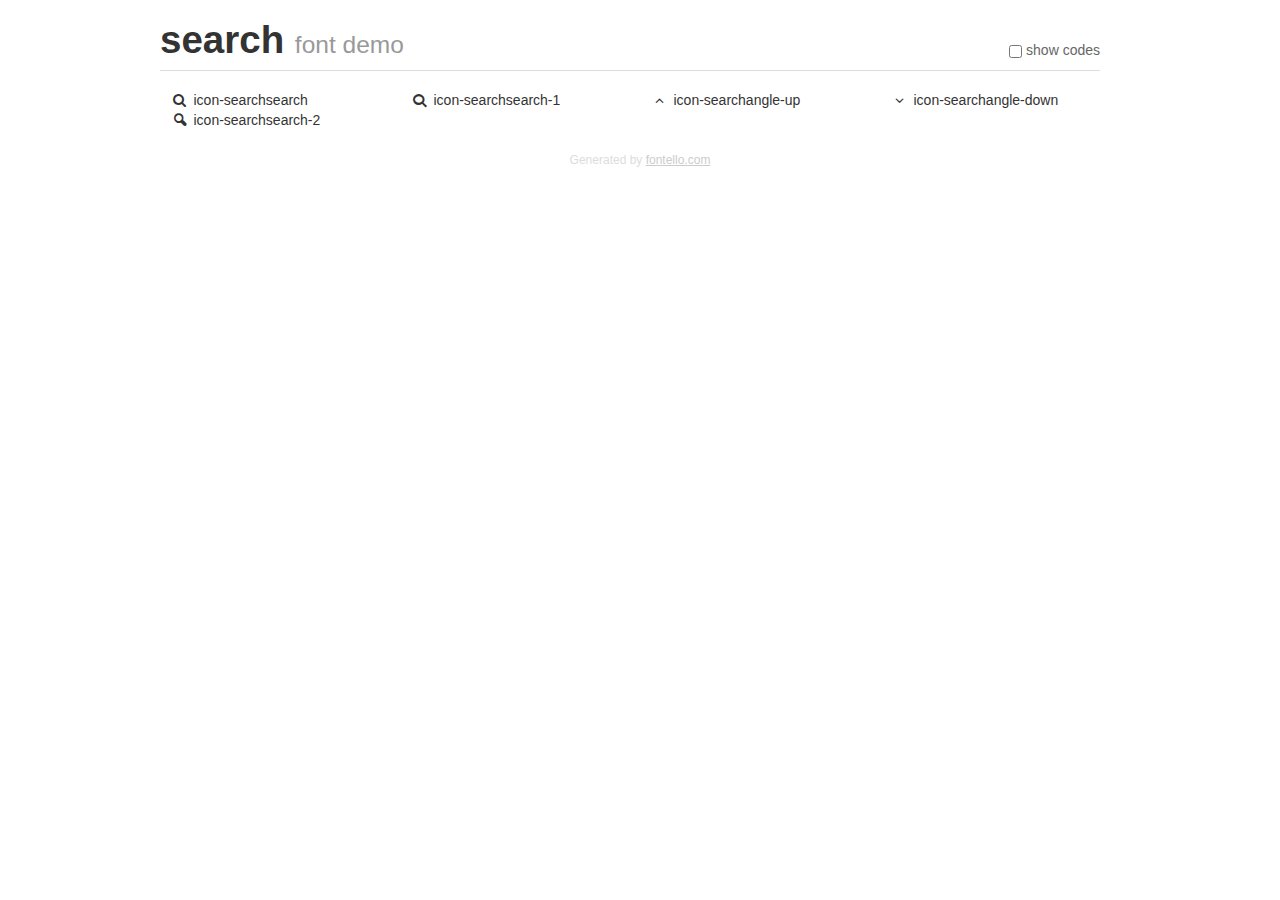
<file: font/fontello-569793fd/demo.html>
<!DOCTYPE html>
<html>
  <head>
  <!--[if lt IE 9]><script language="javascript" type="text/javascript" src="//html5shim.googlecode.com/svn/trunk/html5.js"></script><![endif]-->
  <meta charset="UTF-8">
  <style>
    html {
      font-size: 100%;
      -webkit-text-size-adjust: 100%;
      -ms-text-size-adjust: 100%;
    }
    a:focus {
      outline: thin dotted #333;
      outline: 5px auto -webkit-focus-ring-color;
      outline-offset: -2px;
    }
    a:hover,
    a:active {
      outline: 0;
    }
    input {
      margin: 0;
      font-size: 100%;
      vertical-align: middle;
      *overflow: visible;
      line-height: normal;
    }
    input::-moz-focus-inner {
      padding: 0;
      border: 0;
    }
    body {
      margin: 0;
      font-family: "Helvetica Neue", Helvetica, Arial, sans-serif;
      font-size: 14px;
      line-height: 20px;
      color: #333;
      background-color: #fff;
    }
    a {
      color: #08c;
      text-decoration: none;
    }
    a:hover {
      color: #005580;
      text-decoration: underline;
    }
    .row {
      margin-left: -20px;
      *zoom: 1;
    }
    .row:before,
    .row:after {
      display: table;
      content: "";
      line-height: 0;
    }
    .row:after {
      clear: both;
    }
    .span3 {
      float: left;
      min-height: 1px;
      margin-left: 20px;
      width: 220px;
    }
    .container {
      width: 940px;
      margin-right: auto;
      margin-left: auto;
      *zoom: 1;
    }
    .container:before,
    .container:after {
      display: table;
      content: "";
      line-height: 0;
    }
    .container:after {
      clear: both;
    }
    small {
      font-size: 85%;
    }
    h1 {
      margin: 10px 0;
      font-family: inherit;
      font-weight: bold;
      line-height: 20px;
      color: inherit;
      text-rendering: optimizelegibility;
      line-height: 40px;
      font-size: 38.5px;
    }
    h1 small {
      font-weight: normal;
      line-height: 1;
      color: #999;
      font-size: 24.5px;
    }

    body {
      margin-top: 90px;
    }
    .header {
      position: fixed;
      top: 0;
      left: 50%;
      margin-left: -480px;
      background-color: #fff;
      border-bottom: 1px solid #ddd;
      padding-top: 10px;
      z-index: 10;
    }
    .footer {
      color: #ddd;
      font-size: 12px;
      text-align: center;
      margin-top: 20px;
    }
    .footer a {
      color: #ccc;
      text-decoration: underline;
    }
    .the-icons {
      font-size: 14px;
      line-height: 24px;
    }
    .switch {
      position: absolute;
      right: 0;
      bottom: 10px;
      color: #666;
    }
    .switch input {
      margin-right: 0.3em;
    }
    .codesOn .i-name {
      display: none;
    }
    .codesOn .i-code {
      display: inline;
    }
    .i-code {
      display: none;
    }
    @font-face {
      font-family: 'search';
      src: url('./font/search.eot?56367507');
      src: url('./font/search.eot?56367507#iefix') format('embedded-opentype'),
           url('./font/search.woff?56367507') format('woff'),
           url('./font/search.ttf?56367507') format('truetype'),
           url('./font/search.svg?56367507#search') format('svg');
      font-weight: normal;
      font-style: normal;
    }
    .demo-icon {
      font-family: "search";
      font-style: normal;
      font-weight: normal;
      speak: never;
     
      display: inline-block;
      text-decoration: inherit;
      width: 1em;
      margin-right: .2em;
      text-align: center;
      /* opacity: .8; */
     
      /* For safety - reset parent styles, that can break glyph codes*/
      font-variant: normal;
      text-transform: none;
     
      /* fix buttons height, for twitter bootstrap */
      line-height: 1em;
     
      /* Animation center compensation - margins should be symmetric */
      /* remove if not needed */
      margin-left: .2em;
     
      /* You can be more comfortable with increased icons size */
      /* font-size: 120%; */
     
      /* Font smoothing. That was taken from TWBS */
      -webkit-font-smoothing: antialiased;
      -moz-osx-font-smoothing: grayscale;
     
      /* Uncomment for 3D effect */
      /* text-shadow: 1px 1px 1px rgba(127, 127, 127, 0.3); */
    }
    </style>
    <link rel="stylesheet" href="css/animation.css"><!--[if IE 7]><link rel="stylesheet" href="css/" + font.fontname + "-ie7.css"><![endif]-->
    <script>
      function toggleCodes(on) {
        var obj = document.getElementById('icons');
      
        if (on) {
          obj.className += ' codesOn';
        } else {
          obj.className = obj.className.replace(' codesOn', '');
        }
      }
    </script>
  </head>
  <body>
    <div class="container header">
      <h1>search <small>font demo</small></h1>
      <label class="switch">
        <input type="checkbox" onclick="toggleCodes(this.checked)">show codes
      </label>
    </div>
    <div class="container" id="icons">
      <div class="row">
        <div class="span3" title="Code: 0xe800">
          <i class="demo-icon icon-searchsearch">&#xe800;</i> <span class="i-name">icon-searchsearch</span><span class="i-code">0xe800</span>
        </div>
        <div class="span3" title="Code: 0xe801">
          <i class="demo-icon icon-searchsearch-1">&#xe801;</i> <span class="i-name">icon-searchsearch-1</span><span class="i-code">0xe801</span>
        </div>
        <div class="span3" title="Code: 0xf106">
          <i class="demo-icon icon-searchangle-up">&#xf106;</i> <span class="i-name">icon-searchangle-up</span><span class="i-code">0xf106</span>
        </div>
        <div class="span3" title="Code: 0xf107">
          <i class="demo-icon icon-searchangle-down">&#xf107;</i> <span class="i-name">icon-searchangle-down</span><span class="i-code">0xf107</span>
        </div>
      </div>
      <div class="row">
        <div class="span3" title="Code: 0xf50d">
          <i class="demo-icon icon-searchsearch-2">&#xf50d;</i> <span class="i-name">icon-searchsearch-2</span><span class="i-code">0xf50d</span>
        </div>
      </div>
    </div>
    <div class="container footer">Generated by <a href="https://fontello.com">fontello.com</a></div>
  </body>
</html>
</file>
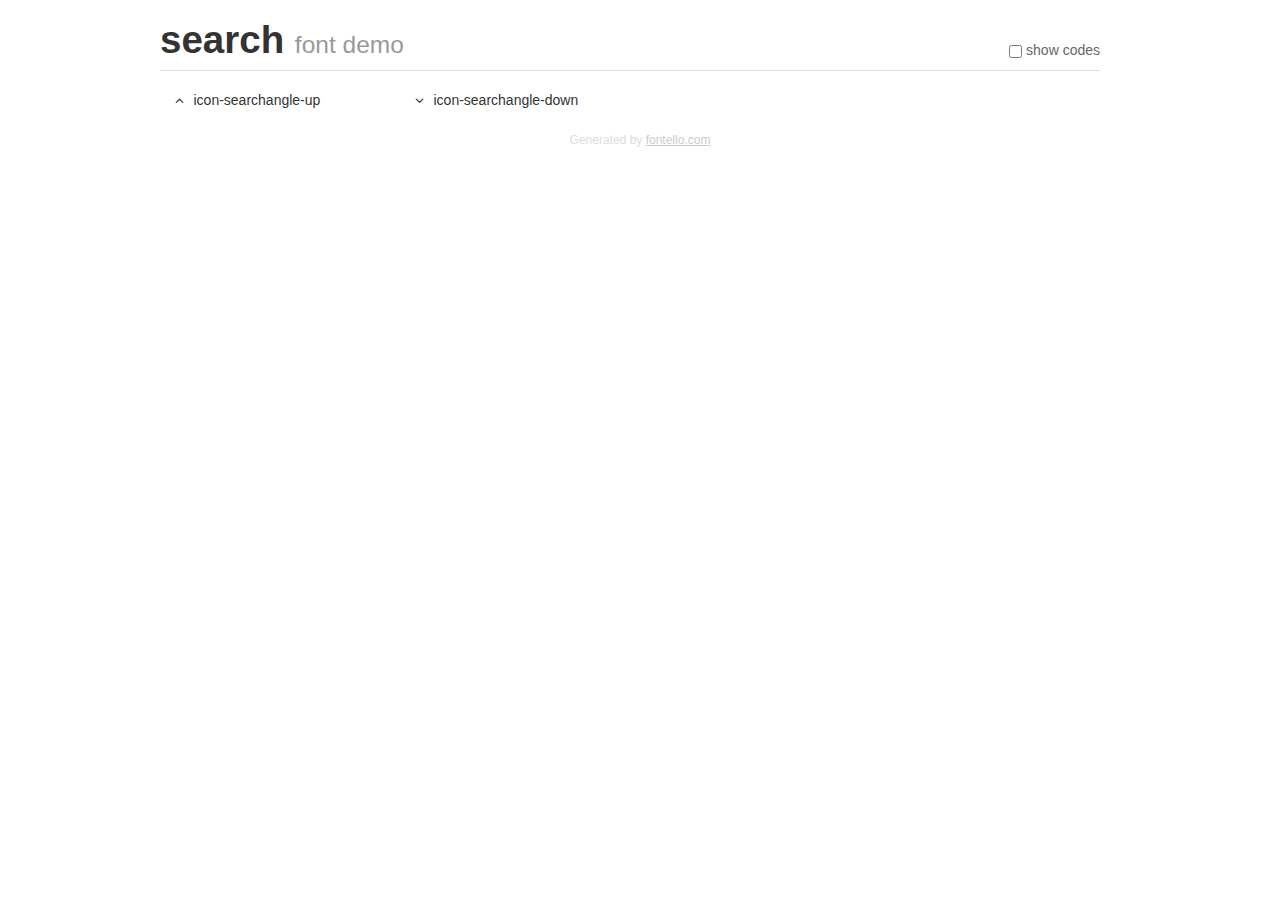
<file: css/fontello-8c437adf (1)/fontello-8c437adf/demo.html>
<!DOCTYPE html>
<html>
  <head>
  <!--[if lt IE 9]><script language="javascript" type="text/javascript" src="//html5shim.googlecode.com/svn/trunk/html5.js"></script><![endif]-->
  <meta charset="UTF-8">
  <style>
    html {
      font-size: 100%;
      -webkit-text-size-adjust: 100%;
      -ms-text-size-adjust: 100%;
    }
    a:focus {
      outline: thin dotted #333;
      outline: 5px auto -webkit-focus-ring-color;
      outline-offset: -2px;
    }
    a:hover,
    a:active {
      outline: 0;
    }
    input {
      margin: 0;
      font-size: 100%;
      vertical-align: middle;
      *overflow: visible;
      line-height: normal;
    }
    input::-moz-focus-inner {
      padding: 0;
      border: 0;
    }
    body {
      margin: 0;
      font-family: "Helvetica Neue", Helvetica, Arial, sans-serif;
      font-size: 14px;
      line-height: 20px;
      color: #333;
      background-color: #fff;
    }
    a {
      color: #08c;
      text-decoration: none;
    }
    a:hover {
      color: #005580;
      text-decoration: underline;
    }
    .row {
      margin-left: -20px;
      *zoom: 1;
    }
    .row:before,
    .row:after {
      display: table;
      content: "";
      line-height: 0;
    }
    .row:after {
      clear: both;
    }
    .span3 {
      float: left;
      min-height: 1px;
      margin-left: 20px;
      width: 220px;
    }
    .container {
      width: 940px;
      margin-right: auto;
      margin-left: auto;
      *zoom: 1;
    }
    .container:before,
    .container:after {
      display: table;
      content: "";
      line-height: 0;
    }
    .container:after {
      clear: both;
    }
    small {
      font-size: 85%;
    }
    h1 {
      margin: 10px 0;
      font-family: inherit;
      font-weight: bold;
      line-height: 20px;
      color: inherit;
      text-rendering: optimizelegibility;
      line-height: 40px;
      font-size: 38.5px;
    }
    h1 small {
      font-weight: normal;
      line-height: 1;
      color: #999;
      font-size: 24.5px;
    }

    body {
      margin-top: 90px;
    }
    .header {
      position: fixed;
      top: 0;
      left: 50%;
      margin-left: -480px;
      background-color: #fff;
      border-bottom: 1px solid #ddd;
      padding-top: 10px;
      z-index: 10;
    }
    .footer {
      color: #ddd;
      font-size: 12px;
      text-align: center;
      margin-top: 20px;
    }
    .footer a {
      color: #ccc;
      text-decoration: underline;
    }
    .the-icons {
      font-size: 14px;
      line-height: 24px;
    }
    .switch {
      position: absolute;
      right: 0;
      bottom: 10px;
      color: #666;
    }
    .switch input {
      margin-right: 0.3em;
    }
    .codesOn .i-name {
      display: none;
    }
    .codesOn .i-code {
      display: inline;
    }
    .i-code {
      display: none;
    }
    @font-face {
      font-family: 'search';
      src: url('./font/search.eot?46261074');
      src: url('./font/search.eot?46261074#iefix') format('embedded-opentype'),
           url('./font/search.woff?46261074') format('woff'),
           url('./font/search.ttf?46261074') format('truetype'),
           url('./font/search.svg?46261074#search') format('svg');
      font-weight: normal;
      font-style: normal;
    }
    .demo-icon {
      font-family: "search";
      font-style: normal;
      font-weight: normal;
      speak: never;
     
      display: inline-block;
      text-decoration: inherit;
      width: 1em;
      margin-right: .2em;
      text-align: center;
      /* opacity: .8; */
     
      /* For safety - reset parent styles, that can break glyph codes*/
      font-variant: normal;
      text-transform: none;
     
      /* fix buttons height, for twitter bootstrap */
      line-height: 1em;
     
      /* Animation center compensation - margins should be symmetric */
      /* remove if not needed */
      margin-left: .2em;
     
      /* You can be more comfortable with increased icons size */
      /* font-size: 120%; */
     
      /* Font smoothing. That was taken from TWBS */
      -webkit-font-smoothing: antialiased;
      -moz-osx-font-smoothing: grayscale;
     
      /* Uncomment for 3D effect */
      /* text-shadow: 1px 1px 1px rgba(127, 127, 127, 0.3); */
    }
    </style>
    <link rel="stylesheet" href="css/animation.css"><!--[if IE 7]><link rel="stylesheet" href="css/" + font.fontname + "-ie7.css"><![endif]-->
    <script>
      function toggleCodes(on) {
        var obj = document.getElementById('icons');
      
        if (on) {
          obj.className += ' codesOn';
        } else {
          obj.className = obj.className.replace(' codesOn', '');
        }
      }
    </script>
  </head>
  <body>
    <div class="container header">
      <h1>search <small>font demo</small></h1>
      <label class="switch">
        <input type="checkbox" onclick="toggleCodes(this.checked)">show codes
      </label>
    </div>
    <div class="container" id="icons">
      <div class="row">
        <div class="span3" title="Code: 0xf106">
          <i class="demo-icon icon-searchangle-up">&#xf106;</i> <span class="i-name">icon-searchangle-up</span><span class="i-code">0xf106</span>
        </div>
        <div class="span3" title="Code: 0xf107">
          <i class="demo-icon icon-searchangle-down">&#xf107;</i> <span class="i-name">icon-searchangle-down</span><span class="i-code">0xf107</span>
        </div>
      </div>
    </div>
    <div class="container footer">Generated by <a href="https://fontello.com">fontello.com</a></div>
  </body>
</html>
</file>
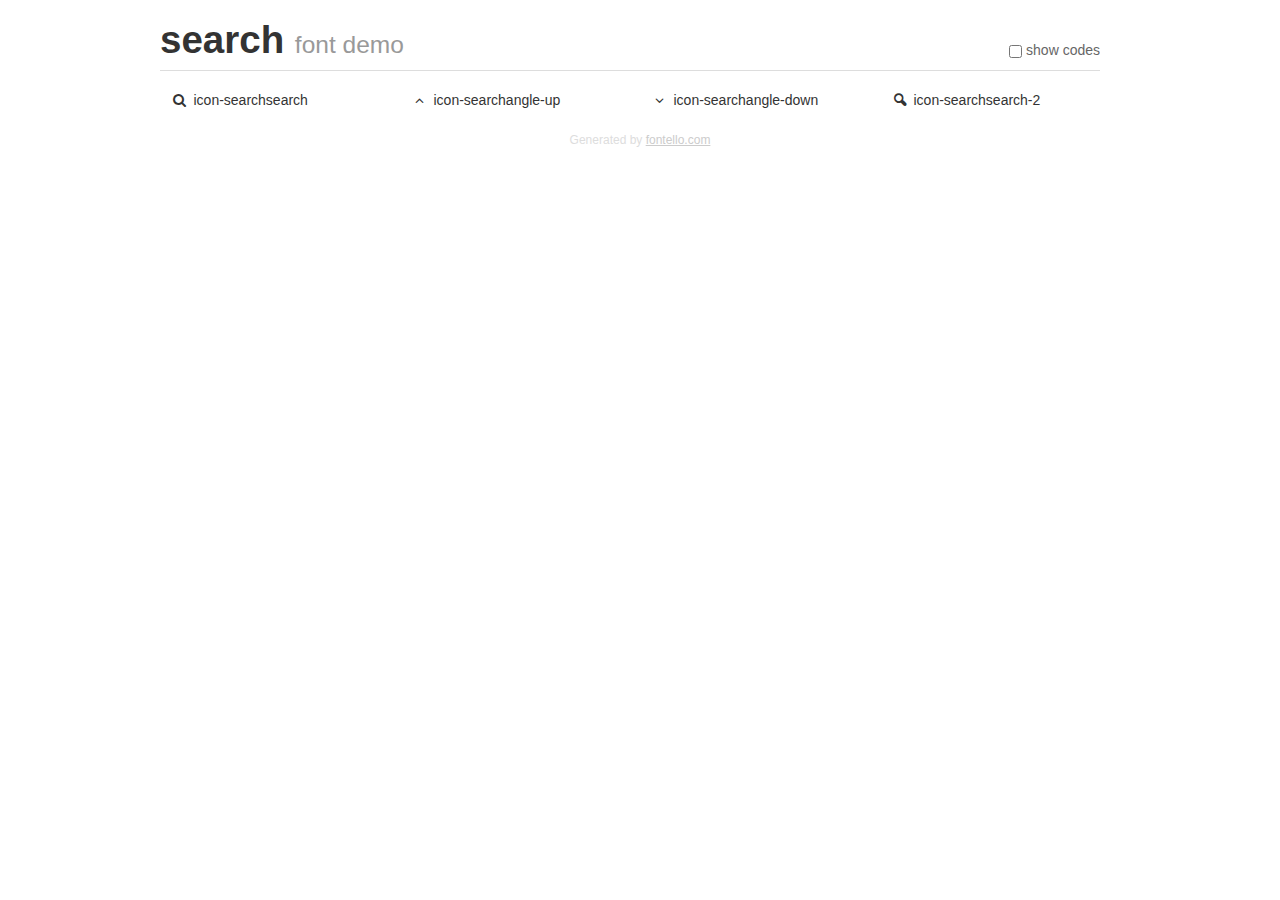
<file: css/fontello-c3c833f9/fontello-c3c833f9/demo.html>
<!DOCTYPE html>
<html>
  <head>
  <!--[if lt IE 9]><script language="javascript" type="text/javascript" src="//html5shim.googlecode.com/svn/trunk/html5.js"></script><![endif]-->
  <meta charset="UTF-8">
  <style>
    html {
      font-size: 100%;
      -webkit-text-size-adjust: 100%;
      -ms-text-size-adjust: 100%;
    }
    a:focus {
      outline: thin dotted #333;
      outline: 5px auto -webkit-focus-ring-color;
      outline-offset: -2px;
    }
    a:hover,
    a:active {
      outline: 0;
    }
    input {
      margin: 0;
      font-size: 100%;
      vertical-align: middle;
      *overflow: visible;
      line-height: normal;
    }
    input::-moz-focus-inner {
      padding: 0;
      border: 0;
    }
    body {
      margin: 0;
      font-family: "Helvetica Neue", Helvetica, Arial, sans-serif;
      font-size: 14px;
      line-height: 20px;
      color: #333;
      background-color: #fff;
    }
    a {
      color: #08c;
      text-decoration: none;
    }
    a:hover {
      color: #005580;
      text-decoration: underline;
    }
    .row {
      margin-left: -20px;
      *zoom: 1;
    }
    .row:before,
    .row:after {
      display: table;
      content: "";
      line-height: 0;
    }
    .row:after {
      clear: both;
    }
    .span3 {
      float: left;
      min-height: 1px;
      margin-left: 20px;
      width: 220px;
    }
    .container {
      width: 940px;
      margin-right: auto;
      margin-left: auto;
      *zoom: 1;
    }
    .container:before,
    .container:after {
      display: table;
      content: "";
      line-height: 0;
    }
    .container:after {
      clear: both;
    }
    small {
      font-size: 85%;
    }
    h1 {
      margin: 10px 0;
      font-family: inherit;
      font-weight: bold;
      line-height: 20px;
      color: inherit;
      text-rendering: optimizelegibility;
      line-height: 40px;
      font-size: 38.5px;
    }
    h1 small {
      font-weight: normal;
      line-height: 1;
      color: #999;
      font-size: 24.5px;
    }

    body {
      margin-top: 90px;
    }
    .header {
      position: fixed;
      top: 0;
      left: 50%;
      margin-left: -480px;
      background-color: #fff;
      border-bottom: 1px solid #ddd;
      padding-top: 10px;
      z-index: 10;
    }
    .footer {
      color: #ddd;
      font-size: 12px;
      text-align: center;
      margin-top: 20px;
    }
    .footer a {
      color: #ccc;
      text-decoration: underline;
    }
    .the-icons {
      font-size: 14px;
      line-height: 24px;
    }
    .switch {
      position: absolute;
      right: 0;
      bottom: 10px;
      color: #666;
    }
    .switch input {
      margin-right: 0.3em;
    }
    .codesOn .i-name {
      display: none;
    }
    .codesOn .i-code {
      display: inline;
    }
    .i-code {
      display: none;
    }
    @font-face {
      font-family: 'search';
      src: url('./font/search.eot?79200006');
      src: url('./font/search.eot?79200006#iefix') format('embedded-opentype'),
           url('./font/search.woff?79200006') format('woff'),
           url('./font/search.ttf?79200006') format('truetype'),
           url('./font/search.svg?79200006#search') format('svg');
      font-weight: normal;
      font-style: normal;
    }
    .demo-icon {
      font-family: "search";
      font-style: normal;
      font-weight: normal;
      speak: never;
     
      display: inline-block;
      text-decoration: inherit;
      width: 1em;
      margin-right: .2em;
      text-align: center;
      /* opacity: .8; */
     
      /* For safety - reset parent styles, that can break glyph codes*/
      font-variant: normal;
      text-transform: none;
     
      /* fix buttons height, for twitter bootstrap */
      line-height: 1em;
     
      /* Animation center compensation - margins should be symmetric */
      /* remove if not needed */
      margin-left: .2em;
     
      /* You can be more comfortable with increased icons size */
      /* font-size: 120%; */
     
      /* Font smoothing. That was taken from TWBS */
      -webkit-font-smoothing: antialiased;
      -moz-osx-font-smoothing: grayscale;
     
      /* Uncomment for 3D effect */
      /* text-shadow: 1px 1px 1px rgba(127, 127, 127, 0.3); */
    }
    </style>
    <link rel="stylesheet" href="css/animation.css"><!--[if IE 7]><link rel="stylesheet" href="css/" + font.fontname + "-ie7.css"><![endif]-->
    <script>
      function toggleCodes(on) {
        var obj = document.getElementById('icons');
      
        if (on) {
          obj.className += ' codesOn';
        } else {
          obj.className = obj.className.replace(' codesOn', '');
        }
      }
    </script>
  </head>
  <body>
    <div class="container header">
      <h1>search <small>font demo</small></h1>
      <label class="switch">
        <input type="checkbox" onclick="toggleCodes(this.checked)">show codes
      </label>
    </div>
    <div class="container" id="icons">
      <div class="row">
        <div class="span3" title="Code: 0xe800">
          <i class="demo-icon icon-searchsearch">&#xe800;</i> <span class="i-name">icon-searchsearch</span><span class="i-code">0xe800</span>
        </div>
        <div class="span3" title="Code: 0xf106">
          <i class="demo-icon icon-searchangle-up">&#xf106;</i> <span class="i-name">icon-searchangle-up</span><span class="i-code">0xf106</span>
        </div>
        <div class="span3" title="Code: 0xf107">
          <i class="demo-icon icon-searchangle-down">&#xf107;</i> <span class="i-name">icon-searchangle-down</span><span class="i-code">0xf107</span>
        </div>
        <div class="span3" title="Code: 0xf50d">
          <i class="demo-icon icon-searchsearch-2">&#xf50d;</i> <span class="i-name">icon-searchsearch-2</span><span class="i-code">0xf50d</span>
        </div>
      </div>
    </div>
    <div class="container footer">Generated by <a href="https://fontello.com">fontello.com</a></div>
  </body>
</html>
</file>
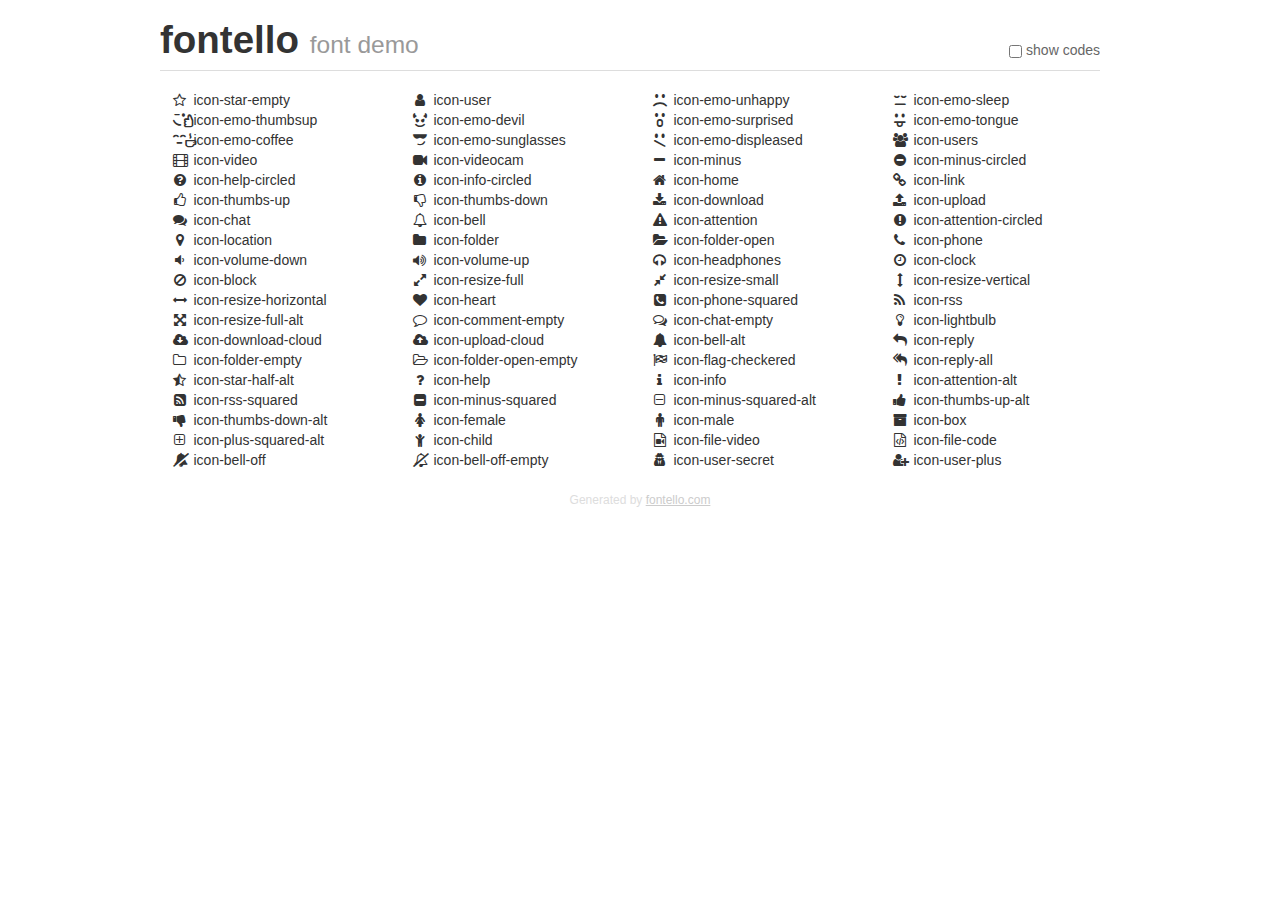
<file: css/fontello-cb39f016/fontello-cb39f016/demo.html>
<!DOCTYPE html>
<html>
  <head>
  <!--[if lt IE 9]><script language="javascript" type="text/javascript" src="//html5shim.googlecode.com/svn/trunk/html5.js"></script><![endif]-->
  <meta charset="UTF-8">
  <style>
    html {
      font-size: 100%;
      -webkit-text-size-adjust: 100%;
      -ms-text-size-adjust: 100%;
    }
    a:focus {
      outline: thin dotted #333;
      outline: 5px auto -webkit-focus-ring-color;
      outline-offset: -2px;
    }
    a:hover,
    a:active {
      outline: 0;
    }
    input {
      margin: 0;
      font-size: 100%;
      vertical-align: middle;
      *overflow: visible;
      line-height: normal;
    }
    input::-moz-focus-inner {
      padding: 0;
      border: 0;
    }
    body {
      margin: 0;
      font-family: "Helvetica Neue", Helvetica, Arial, sans-serif;
      font-size: 14px;
      line-height: 20px;
      color: #333;
      background-color: #fff;
    }
    a {
      color: #08c;
      text-decoration: none;
    }
    a:hover {
      color: #005580;
      text-decoration: underline;
    }
    .row {
      margin-left: -20px;
      *zoom: 1;
    }
    .row:before,
    .row:after {
      display: table;
      content: "";
      line-height: 0;
    }
    .row:after {
      clear: both;
    }
    .span3 {
      float: left;
      min-height: 1px;
      margin-left: 20px;
      width: 220px;
    }
    .container {
      width: 940px;
      margin-right: auto;
      margin-left: auto;
      *zoom: 1;
    }
    .container:before,
    .container:after {
      display: table;
      content: "";
      line-height: 0;
    }
    .container:after {
      clear: both;
    }
    small {
      font-size: 85%;
    }
    h1 {
      margin: 10px 0;
      font-family: inherit;
      font-weight: bold;
      line-height: 20px;
      color: inherit;
      text-rendering: optimizelegibility;
      line-height: 40px;
      font-size: 38.5px;
    }
    h1 small {
      font-weight: normal;
      line-height: 1;
      color: #999;
      font-size: 24.5px;
    }

    body {
      margin-top: 90px;
    }
    .header {
      position: fixed;
      top: 0;
      left: 50%;
      margin-left: -480px;
      background-color: #fff;
      border-bottom: 1px solid #ddd;
      padding-top: 10px;
      z-index: 10;
    }
    .footer {
      color: #ddd;
      font-size: 12px;
      text-align: center;
      margin-top: 20px;
    }
    .footer a {
      color: #ccc;
      text-decoration: underline;
    }
    .the-icons {
      font-size: 14px;
      line-height: 24px;
    }
    .switch {
      position: absolute;
      right: 0;
      bottom: 10px;
      color: #666;
    }
    .switch input {
      margin-right: 0.3em;
    }
    .codesOn .i-name {
      display: none;
    }
    .codesOn .i-code {
      display: inline;
    }
    .i-code {
      display: none;
    }
    @font-face {
      font-family: 'fontello';
      src: url('./font/fontello.eot?22080564');
      src: url('./font/fontello.eot?22080564#iefix') format('embedded-opentype'),
           url('./font/fontello.woff?22080564') format('woff'),
           url('./font/fontello.ttf?22080564') format('truetype'),
           url('./font/fontello.svg?22080564#fontello') format('svg');
      font-weight: normal;
      font-style: normal;
    }
    .demo-icon {
      font-family: "fontello";
      font-style: normal;
      font-weight: normal;
      speak: never;
     
      display: inline-block;
      text-decoration: inherit;
      width: 1em;
      margin-right: .2em;
      text-align: center;
      /* opacity: .8; */
     
      /* For safety - reset parent styles, that can break glyph codes*/
      font-variant: normal;
      text-transform: none;
     
      /* fix buttons height, for twitter bootstrap */
      line-height: 1em;
     
      /* Animation center compensation - margins should be symmetric */
      /* remove if not needed */
      margin-left: .2em;
     
      /* You can be more comfortable with increased icons size */
      /* font-size: 120%; */
     
      /* Font smoothing. That was taken from TWBS */
      -webkit-font-smoothing: antialiased;
      -moz-osx-font-smoothing: grayscale;
     
      /* Uncomment for 3D effect */
      /* text-shadow: 1px 1px 1px rgba(127, 127, 127, 0.3); */
    }
    </style>
    <link rel="stylesheet" href="css/animation.css"><!--[if IE 7]><link rel="stylesheet" href="css/" + font.fontname + "-ie7.css"><![endif]-->
    <script>
      function toggleCodes(on) {
        var obj = document.getElementById('icons');
      
        if (on) {
          obj.className += ' codesOn';
        } else {
          obj.className = obj.className.replace(' codesOn', '');
        }
      }
    </script>
  </head>
  <body>
    <div class="container header">
      <h1>fontello <small>font demo</small></h1>
      <label class="switch">
        <input type="checkbox" onclick="toggleCodes(this.checked)">show codes
      </label>
    </div>
    <div class="container" id="icons">
      <div class="row">
        <div class="span3" title="Code: 0xe800">
          <i class="demo-icon icon-star-empty">&#xe800;</i> <span class="i-name">icon-star-empty</span><span class="i-code">0xe800</span>
        </div>
        <div class="span3" title="Code: 0xe801">
          <i class="demo-icon icon-user">&#xe801;</i> <span class="i-name">icon-user</span><span class="i-code">0xe801</span>
        </div>
        <div class="span3" title="Code: 0xe802">
          <i class="demo-icon icon-emo-unhappy">&#xe802;</i> <span class="i-name">icon-emo-unhappy</span><span class="i-code">0xe802</span>
        </div>
        <div class="span3" title="Code: 0xe803">
          <i class="demo-icon icon-emo-sleep">&#xe803;</i> <span class="i-name">icon-emo-sleep</span><span class="i-code">0xe803</span>
        </div>
      </div>
      <div class="row">
        <div class="span3" title="Code: 0xe804">
          <i class="demo-icon icon-emo-thumbsup">&#xe804;</i> <span class="i-name">icon-emo-thumbsup</span><span class="i-code">0xe804</span>
        </div>
        <div class="span3" title="Code: 0xe805">
          <i class="demo-icon icon-emo-devil">&#xe805;</i> <span class="i-name">icon-emo-devil</span><span class="i-code">0xe805</span>
        </div>
        <div class="span3" title="Code: 0xe806">
          <i class="demo-icon icon-emo-surprised">&#xe806;</i> <span class="i-name">icon-emo-surprised</span><span class="i-code">0xe806</span>
        </div>
        <div class="span3" title="Code: 0xe807">
          <i class="demo-icon icon-emo-tongue">&#xe807;</i> <span class="i-name">icon-emo-tongue</span><span class="i-code">0xe807</span>
        </div>
      </div>
      <div class="row">
        <div class="span3" title="Code: 0xe808">
          <i class="demo-icon icon-emo-coffee">&#xe808;</i> <span class="i-name">icon-emo-coffee</span><span class="i-code">0xe808</span>
        </div>
        <div class="span3" title="Code: 0xe809">
          <i class="demo-icon icon-emo-sunglasses">&#xe809;</i> <span class="i-name">icon-emo-sunglasses</span><span class="i-code">0xe809</span>
        </div>
        <div class="span3" title="Code: 0xe80a">
          <i class="demo-icon icon-emo-displeased">&#xe80a;</i> <span class="i-name">icon-emo-displeased</span><span class="i-code">0xe80a</span>
        </div>
        <div class="span3" title="Code: 0xe80b">
          <i class="demo-icon icon-users">&#xe80b;</i> <span class="i-name">icon-users</span><span class="i-code">0xe80b</span>
        </div>
      </div>
      <div class="row">
        <div class="span3" title="Code: 0xe80c">
          <i class="demo-icon icon-video">&#xe80c;</i> <span class="i-name">icon-video</span><span class="i-code">0xe80c</span>
        </div>
        <div class="span3" title="Code: 0xe80d">
          <i class="demo-icon icon-videocam">&#xe80d;</i> <span class="i-name">icon-videocam</span><span class="i-code">0xe80d</span>
        </div>
        <div class="span3" title="Code: 0xe80e">
          <i class="demo-icon icon-minus">&#xe80e;</i> <span class="i-name">icon-minus</span><span class="i-code">0xe80e</span>
        </div>
        <div class="span3" title="Code: 0xe80f">
          <i class="demo-icon icon-minus-circled">&#xe80f;</i> <span class="i-name">icon-minus-circled</span><span class="i-code">0xe80f</span>
        </div>
      </div>
      <div class="row">
        <div class="span3" title="Code: 0xe810">
          <i class="demo-icon icon-help-circled">&#xe810;</i> <span class="i-name">icon-help-circled</span><span class="i-code">0xe810</span>
        </div>
        <div class="span3" title="Code: 0xe811">
          <i class="demo-icon icon-info-circled">&#xe811;</i> <span class="i-name">icon-info-circled</span><span class="i-code">0xe811</span>
        </div>
        <div class="span3" title="Code: 0xe812">
          <i class="demo-icon icon-home">&#xe812;</i> <span class="i-name">icon-home</span><span class="i-code">0xe812</span>
        </div>
        <div class="span3" title="Code: 0xe813">
          <i class="demo-icon icon-link">&#xe813;</i> <span class="i-name">icon-link</span><span class="i-code">0xe813</span>
        </div>
      </div>
      <div class="row">
        <div class="span3" title="Code: 0xe814">
          <i class="demo-icon icon-thumbs-up">&#xe814;</i> <span class="i-name">icon-thumbs-up</span><span class="i-code">0xe814</span>
        </div>
        <div class="span3" title="Code: 0xe815">
          <i class="demo-icon icon-thumbs-down">&#xe815;</i> <span class="i-name">icon-thumbs-down</span><span class="i-code">0xe815</span>
        </div>
        <div class="span3" title="Code: 0xe816">
          <i class="demo-icon icon-download">&#xe816;</i> <span class="i-name">icon-download</span><span class="i-code">0xe816</span>
        </div>
        <div class="span3" title="Code: 0xe817">
          <i class="demo-icon icon-upload">&#xe817;</i> <span class="i-name">icon-upload</span><span class="i-code">0xe817</span>
        </div>
      </div>
      <div class="row">
        <div class="span3" title="Code: 0xe818">
          <i class="demo-icon icon-chat">&#xe818;</i> <span class="i-name">icon-chat</span><span class="i-code">0xe818</span>
        </div>
        <div class="span3" title="Code: 0xe819">
          <i class="demo-icon icon-bell">&#xe819;</i> <span class="i-name">icon-bell</span><span class="i-code">0xe819</span>
        </div>
        <div class="span3" title="Code: 0xe81a">
          <i class="demo-icon icon-attention">&#xe81a;</i> <span class="i-name">icon-attention</span><span class="i-code">0xe81a</span>
        </div>
        <div class="span3" title="Code: 0xe81b">
          <i class="demo-icon icon-attention-circled">&#xe81b;</i> <span class="i-name">icon-attention-circled</span><span class="i-code">0xe81b</span>
        </div>
      </div>
      <div class="row">
        <div class="span3" title="Code: 0xe81c">
          <i class="demo-icon icon-location">&#xe81c;</i> <span class="i-name">icon-location</span><span class="i-code">0xe81c</span>
        </div>
        <div class="span3" title="Code: 0xe81d">
          <i class="demo-icon icon-folder">&#xe81d;</i> <span class="i-name">icon-folder</span><span class="i-code">0xe81d</span>
        </div>
        <div class="span3" title="Code: 0xe81e">
          <i class="demo-icon icon-folder-open">&#xe81e;</i> <span class="i-name">icon-folder-open</span><span class="i-code">0xe81e</span>
        </div>
        <div class="span3" title="Code: 0xe81f">
          <i class="demo-icon icon-phone">&#xe81f;</i> <span class="i-name">icon-phone</span><span class="i-code">0xe81f</span>
        </div>
      </div>
      <div class="row">
        <div class="span3" title="Code: 0xe820">
          <i class="demo-icon icon-volume-down">&#xe820;</i> <span class="i-name">icon-volume-down</span><span class="i-code">0xe820</span>
        </div>
        <div class="span3" title="Code: 0xe821">
          <i class="demo-icon icon-volume-up">&#xe821;</i> <span class="i-name">icon-volume-up</span><span class="i-code">0xe821</span>
        </div>
        <div class="span3" title="Code: 0xe822">
          <i class="demo-icon icon-headphones">&#xe822;</i> <span class="i-name">icon-headphones</span><span class="i-code">0xe822</span>
        </div>
        <div class="span3" title="Code: 0xe823">
          <i class="demo-icon icon-clock">&#xe823;</i> <span class="i-name">icon-clock</span><span class="i-code">0xe823</span>
        </div>
      </div>
      <div class="row">
        <div class="span3" title="Code: 0xe824">
          <i class="demo-icon icon-block">&#xe824;</i> <span class="i-name">icon-block</span><span class="i-code">0xe824</span>
        </div>
        <div class="span3" title="Code: 0xe825">
          <i class="demo-icon icon-resize-full">&#xe825;</i> <span class="i-name">icon-resize-full</span><span class="i-code">0xe825</span>
        </div>
        <div class="span3" title="Code: 0xe826">
          <i class="demo-icon icon-resize-small">&#xe826;</i> <span class="i-name">icon-resize-small</span><span class="i-code">0xe826</span>
        </div>
        <div class="span3" title="Code: 0xe827">
          <i class="demo-icon icon-resize-vertical">&#xe827;</i> <span class="i-name">icon-resize-vertical</span><span class="i-code">0xe827</span>
        </div>
      </div>
      <div class="row">
        <div class="span3" title="Code: 0xe828">
          <i class="demo-icon icon-resize-horizontal">&#xe828;</i> <span class="i-name">icon-resize-horizontal</span><span class="i-code">0xe828</span>
        </div>
        <div class="span3" title="Code: 0xe829">
          <i class="demo-icon icon-heart">&#xe829;</i> <span class="i-name">icon-heart</span><span class="i-code">0xe829</span>
        </div>
        <div class="span3" title="Code: 0xf098">
          <i class="demo-icon icon-phone-squared">&#xf098;</i> <span class="i-name">icon-phone-squared</span><span class="i-code">0xf098</span>
        </div>
        <div class="span3" title="Code: 0xf09e">
          <i class="demo-icon icon-rss">&#xf09e;</i> <span class="i-name">icon-rss</span><span class="i-code">0xf09e</span>
        </div>
      </div>
      <div class="row">
        <div class="span3" title="Code: 0xf0b2">
          <i class="demo-icon icon-resize-full-alt">&#xf0b2;</i> <span class="i-name">icon-resize-full-alt</span><span class="i-code">0xf0b2</span>
        </div>
        <div class="span3" title="Code: 0xf0e5">
          <i class="demo-icon icon-comment-empty">&#xf0e5;</i> <span class="i-name">icon-comment-empty</span><span class="i-code">0xf0e5</span>
        </div>
        <div class="span3" title="Code: 0xf0e6">
          <i class="demo-icon icon-chat-empty">&#xf0e6;</i> <span class="i-name">icon-chat-empty</span><span class="i-code">0xf0e6</span>
        </div>
        <div class="span3" title="Code: 0xf0eb">
          <i class="demo-icon icon-lightbulb">&#xf0eb;</i> <span class="i-name">icon-lightbulb</span><span class="i-code">0xf0eb</span>
        </div>
      </div>
      <div class="row">
        <div class="span3" title="Code: 0xf0ed">
          <i class="demo-icon icon-download-cloud">&#xf0ed;</i> <span class="i-name">icon-download-cloud</span><span class="i-code">0xf0ed</span>
        </div>
        <div class="span3" title="Code: 0xf0ee">
          <i class="demo-icon icon-upload-cloud">&#xf0ee;</i> <span class="i-name">icon-upload-cloud</span><span class="i-code">0xf0ee</span>
        </div>
        <div class="span3" title="Code: 0xf0f3">
          <i class="demo-icon icon-bell-alt">&#xf0f3;</i> <span class="i-name">icon-bell-alt</span><span class="i-code">0xf0f3</span>
        </div>
        <div class="span3" title="Code: 0xf112">
          <i class="demo-icon icon-reply">&#xf112;</i> <span class="i-name">icon-reply</span><span class="i-code">0xf112</span>
        </div>
      </div>
      <div class="row">
        <div class="span3" title="Code: 0xf114">
          <i class="demo-icon icon-folder-empty">&#xf114;</i> <span class="i-name">icon-folder-empty</span><span class="i-code">0xf114</span>
        </div>
        <div class="span3" title="Code: 0xf115">
          <i class="demo-icon icon-folder-open-empty">&#xf115;</i> <span class="i-name">icon-folder-open-empty</span><span class="i-code">0xf115</span>
        </div>
        <div class="span3" title="Code: 0xf11e">
          <i class="demo-icon icon-flag-checkered">&#xf11e;</i> <span class="i-name">icon-flag-checkered</span><span class="i-code">0xf11e</span>
        </div>
        <div class="span3" title="Code: 0xf122">
          <i class="demo-icon icon-reply-all">&#xf122;</i> <span class="i-name">icon-reply-all</span><span class="i-code">0xf122</span>
        </div>
      </div>
      <div class="row">
        <div class="span3" title="Code: 0xf123">
          <i class="demo-icon icon-star-half-alt">&#xf123;</i> <span class="i-name">icon-star-half-alt</span><span class="i-code">0xf123</span>
        </div>
        <div class="span3" title="Code: 0xf128">
          <i class="demo-icon icon-help">&#xf128;</i> <span class="i-name">icon-help</span><span class="i-code">0xf128</span>
        </div>
        <div class="span3" title="Code: 0xf129">
          <i class="demo-icon icon-info">&#xf129;</i> <span class="i-name">icon-info</span><span class="i-code">0xf129</span>
        </div>
        <div class="span3" title="Code: 0xf12a">
          <i class="demo-icon icon-attention-alt">&#xf12a;</i> <span class="i-name">icon-attention-alt</span><span class="i-code">0xf12a</span>
        </div>
      </div>
      <div class="row">
        <div class="span3" title="Code: 0xf143">
          <i class="demo-icon icon-rss-squared">&#xf143;</i> <span class="i-name">icon-rss-squared</span><span class="i-code">0xf143</span>
        </div>
        <div class="span3" title="Code: 0xf146">
          <i class="demo-icon icon-minus-squared">&#xf146;</i> <span class="i-name">icon-minus-squared</span><span class="i-code">0xf146</span>
        </div>
        <div class="span3" title="Code: 0xf147">
          <i class="demo-icon icon-minus-squared-alt">&#xf147;</i> <span class="i-name">icon-minus-squared-alt</span><span class="i-code">0xf147</span>
        </div>
        <div class="span3" title="Code: 0xf164">
          <i class="demo-icon icon-thumbs-up-alt">&#xf164;</i> <span class="i-name">icon-thumbs-up-alt</span><span class="i-code">0xf164</span>
        </div>
      </div>
      <div class="row">
        <div class="span3" title="Code: 0xf165">
          <i class="demo-icon icon-thumbs-down-alt">&#xf165;</i> <span class="i-name">icon-thumbs-down-alt</span><span class="i-code">0xf165</span>
        </div>
        <div class="span3" title="Code: 0xf182">
          <i class="demo-icon icon-female">&#xf182;</i> <span class="i-name">icon-female</span><span class="i-code">0xf182</span>
        </div>
        <div class="span3" title="Code: 0xf183">
          <i class="demo-icon icon-male">&#xf183;</i> <span class="i-name">icon-male</span><span class="i-code">0xf183</span>
        </div>
        <div class="span3" title="Code: 0xf187">
          <i class="demo-icon icon-box">&#xf187;</i> <span class="i-name">icon-box</span><span class="i-code">0xf187</span>
        </div>
      </div>
      <div class="row">
        <div class="span3" title="Code: 0xf196">
          <i class="demo-icon icon-plus-squared-alt">&#xf196;</i> <span class="i-name">icon-plus-squared-alt</span><span class="i-code">0xf196</span>
        </div>
        <div class="span3" title="Code: 0xf1ae">
          <i class="demo-icon icon-child">&#xf1ae;</i> <span class="i-name">icon-child</span><span class="i-code">0xf1ae</span>
        </div>
        <div class="span3" title="Code: 0xf1c8">
          <i class="demo-icon icon-file-video">&#xf1c8;</i> <span class="i-name">icon-file-video</span><span class="i-code">0xf1c8</span>
        </div>
        <div class="span3" title="Code: 0xf1c9">
          <i class="demo-icon icon-file-code">&#xf1c9;</i> <span class="i-name">icon-file-code</span><span class="i-code">0xf1c9</span>
        </div>
      </div>
      <div class="row">
        <div class="span3" title="Code: 0xf1f6">
          <i class="demo-icon icon-bell-off">&#xf1f6;</i> <span class="i-name">icon-bell-off</span><span class="i-code">0xf1f6</span>
        </div>
        <div class="span3" title="Code: 0xf1f7">
          <i class="demo-icon icon-bell-off-empty">&#xf1f7;</i> <span class="i-name">icon-bell-off-empty</span><span class="i-code">0xf1f7</span>
        </div>
        <div class="span3" title="Code: 0xf21b">
          <i class="demo-icon icon-user-secret">&#xf21b;</i> <span class="i-name">icon-user-secret</span><span class="i-code">0xf21b</span>
        </div>
        <div class="span3" title="Code: 0xf234">
          <i class="demo-icon icon-user-plus">&#xf234;</i> <span class="i-name">icon-user-plus</span><span class="i-code">0xf234</span>
        </div>
      </div>
    </div>
    <div class="container footer">Generated by <a href="https://fontello.com">fontello.com</a></div>
  </body>
</html>
</file>
<file: css/style.css>
@charset "utf-8";
@import url("reset.css");
@import url("slick.css");
@import url("font.css");
@import url("fontello.css");
@import url("layout.css"); /* 기본PC */
@import url("media.css"); /* 반응형 */
</file>
<file: css/fontello-caeee3c8/css/animation.css>
/*
   Animation example, for spinners
*/
.animate-spin {
  -moz-animation: spin 2s infinite linear;
  -o-animation: spin 2s infinite linear;
  -webkit-animation: spin 2s infinite linear;
  animation: spin 2s infinite linear;
  display: inline-block;
}
@-moz-keyframes spin {
  0% {
    -moz-transform: rotate(0deg);
    -o-transform: rotate(0deg);
    -webkit-transform: rotate(0deg);
    transform: rotate(0deg);
  }

  100% {
    -moz-transform: rotate(359deg);
    -o-transform: rotate(359deg);
    -webkit-transform: rotate(359deg);
    transform: rotate(359deg);
  }
}
@-webkit-keyframes spin {
  0% {
    -moz-transform: rotate(0deg);
    -o-transform: rotate(0deg);
    -webkit-transform: rotate(0deg);
    transform: rotate(0deg);
  }

  100% {
    -moz-transform: rotate(359deg);
    -o-transform: rotate(359deg);
    -webkit-transform: rotate(359deg);
    transform: rotate(359deg);
  }
}
@-o-keyframes spin {
  0% {
    -moz-transform: rotate(0deg);
    -o-transform: rotate(0deg);
    -webkit-transform: rotate(0deg);
    transform: rotate(0deg);
  }

  100% {
    -moz-transform: rotate(359deg);
    -o-transform: rotate(359deg);
    -webkit-transform: rotate(359deg);
    transform: rotate(359deg);
  }
}
@-ms-keyframes spin {
  0% {
    -moz-transform: rotate(0deg);
    -o-transform: rotate(0deg);
    -webkit-transform: rotate(0deg);
    transform: rotate(0deg);
  }

  100% {
    -moz-transform: rotate(359deg);
    -o-transform: rotate(359deg);
    -webkit-transform: rotate(359deg);
    transform: rotate(359deg);
  }
}
@keyframes spin {
  0% {
    -moz-transform: rotate(0deg);
    -o-transform: rotate(0deg);
    -webkit-transform: rotate(0deg);
    transform: rotate(0deg);
  }

  100% {
    -moz-transform: rotate(359deg);
    -o-transform: rotate(359deg);
    -webkit-transform: rotate(359deg);
    transform: rotate(359deg);
  }
}
</file>
<file: font/fontello-569793fd/css/animation.css>
/*
   Animation example, for spinners
*/
.animate-spin {
  -moz-animation: spin 2s infinite linear;
  -o-animation: spin 2s infinite linear;
  -webkit-animation: spin 2s infinite linear;
  animation: spin 2s infinite linear;
  display: inline-block;
}
@-moz-keyframes spin {
  0% {
    -moz-transform: rotate(0deg);
    -o-transform: rotate(0deg);
    -webkit-transform: rotate(0deg);
    transform: rotate(0deg);
  }

  100% {
    -moz-transform: rotate(359deg);
    -o-transform: rotate(359deg);
    -webkit-transform: rotate(359deg);
    transform: rotate(359deg);
  }
}
@-webkit-keyframes spin {
  0% {
    -moz-transform: rotate(0deg);
    -o-transform: rotate(0deg);
    -webkit-transform: rotate(0deg);
    transform: rotate(0deg);
  }

  100% {
    -moz-transform: rotate(359deg);
    -o-transform: rotate(359deg);
    -webkit-transform: rotate(359deg);
    transform: rotate(359deg);
  }
}
@-o-keyframes spin {
  0% {
    -moz-transform: rotate(0deg);
    -o-transform: rotate(0deg);
    -webkit-transform: rotate(0deg);
    transform: rotate(0deg);
  }

  100% {
    -moz-transform: rotate(359deg);
    -o-transform: rotate(359deg);
    -webkit-transform: rotate(359deg);
    transform: rotate(359deg);
  }
}
@-ms-keyframes spin {
  0% {
    -moz-transform: rotate(0deg);
    -o-transform: rotate(0deg);
    -webkit-transform: rotate(0deg);
    transform: rotate(0deg);
  }

  100% {
    -moz-transform: rotate(359deg);
    -o-transform: rotate(359deg);
    -webkit-transform: rotate(359deg);
    transform: rotate(359deg);
  }
}
@keyframes spin {
  0% {
    -moz-transform: rotate(0deg);
    -o-transform: rotate(0deg);
    -webkit-transform: rotate(0deg);
    transform: rotate(0deg);
  }

  100% {
    -moz-transform: rotate(359deg);
    -o-transform: rotate(359deg);
    -webkit-transform: rotate(359deg);
    transform: rotate(359deg);
  }
}
</file>
<file: css/fontello-8c437adf (1)/fontello-8c437adf/css/animation.css>
/*
   Animation example, for spinners
*/
.animate-spin {
  -moz-animation: spin 2s infinite linear;
  -o-animation: spin 2s infinite linear;
  -webkit-animation: spin 2s infinite linear;
  animation: spin 2s infinite linear;
  display: inline-block;
}
@-moz-keyframes spin {
  0% {
    -moz-transform: rotate(0deg);
    -o-transform: rotate(0deg);
    -webkit-transform: rotate(0deg);
    transform: rotate(0deg);
  }

  100% {
    -moz-transform: rotate(359deg);
    -o-transform: rotate(359deg);
    -webkit-transform: rotate(359deg);
    transform: rotate(359deg);
  }
}
@-webkit-keyframes spin {
  0% {
    -moz-transform: rotate(0deg);
    -o-transform: rotate(0deg);
    -webkit-transform: rotate(0deg);
    transform: rotate(0deg);
  }

  100% {
    -moz-transform: rotate(359deg);
    -o-transform: rotate(359deg);
    -webkit-transform: rotate(359deg);
    transform: rotate(359deg);
  }
}
@-o-keyframes spin {
  0% {
    -moz-transform: rotate(0deg);
    -o-transform: rotate(0deg);
    -webkit-transform: rotate(0deg);
    transform: rotate(0deg);
  }

  100% {
    -moz-transform: rotate(359deg);
    -o-transform: rotate(359deg);
    -webkit-transform: rotate(359deg);
    transform: rotate(359deg);
  }
}
@-ms-keyframes spin {
  0% {
    -moz-transform: rotate(0deg);
    -o-transform: rotate(0deg);
    -webkit-transform: rotate(0deg);
    transform: rotate(0deg);
  }

  100% {
    -moz-transform: rotate(359deg);
    -o-transform: rotate(359deg);
    -webkit-transform: rotate(359deg);
    transform: rotate(359deg);
  }
}
@keyframes spin {
  0% {
    -moz-transform: rotate(0deg);
    -o-transform: rotate(0deg);
    -webkit-transform: rotate(0deg);
    transform: rotate(0deg);
  }

  100% {
    -moz-transform: rotate(359deg);
    -o-transform: rotate(359deg);
    -webkit-transform: rotate(359deg);
    transform: rotate(359deg);
  }
}
</file>
<file: css/fontello-c3c833f9/fontello-c3c833f9/css/animation.css>
/*
   Animation example, for spinners
*/
.animate-spin {
  -moz-animation: spin 2s infinite linear;
  -o-animation: spin 2s infinite linear;
  -webkit-animation: spin 2s infinite linear;
  animation: spin 2s infinite linear;
  display: inline-block;
}
@-moz-keyframes spin {
  0% {
    -moz-transform: rotate(0deg);
    -o-transform: rotate(0deg);
    -webkit-transform: rotate(0deg);
    transform: rotate(0deg);
  }

  100% {
    -moz-transform: rotate(359deg);
    -o-transform: rotate(359deg);
    -webkit-transform: rotate(359deg);
    transform: rotate(359deg);
  }
}
@-webkit-keyframes spin {
  0% {
    -moz-transform: rotate(0deg);
    -o-transform: rotate(0deg);
    -webkit-transform: rotate(0deg);
    transform: rotate(0deg);
  }

  100% {
    -moz-transform: rotate(359deg);
    -o-transform: rotate(359deg);
    -webkit-transform: rotate(359deg);
    transform: rotate(359deg);
  }
}
@-o-keyframes spin {
  0% {
    -moz-transform: rotate(0deg);
    -o-transform: rotate(0deg);
    -webkit-transform: rotate(0deg);
    transform: rotate(0deg);
  }

  100% {
    -moz-transform: rotate(359deg);
    -o-transform: rotate(359deg);
    -webkit-transform: rotate(359deg);
    transform: rotate(359deg);
  }
}
@-ms-keyframes spin {
  0% {
    -moz-transform: rotate(0deg);
    -o-transform: rotate(0deg);
    -webkit-transform: rotate(0deg);
    transform: rotate(0deg);
  }

  100% {
    -moz-transform: rotate(359deg);
    -o-transform: rotate(359deg);
    -webkit-transform: rotate(359deg);
    transform: rotate(359deg);
  }
}
@keyframes spin {
  0% {
    -moz-transform: rotate(0deg);
    -o-transform: rotate(0deg);
    -webkit-transform: rotate(0deg);
    transform: rotate(0deg);
  }

  100% {
    -moz-transform: rotate(359deg);
    -o-transform: rotate(359deg);
    -webkit-transform: rotate(359deg);
    transform: rotate(359deg);
  }
}
</file>
<file: css/fontello-cb39f016/fontello-cb39f016/css/animation.css>
/*
   Animation example, for spinners
*/
.animate-spin {
  -moz-animation: spin 2s infinite linear;
  -o-animation: spin 2s infinite linear;
  -webkit-animation: spin 2s infinite linear;
  animation: spin 2s infinite linear;
  display: inline-block;
}
@-moz-keyframes spin {
  0% {
    -moz-transform: rotate(0deg);
    -o-transform: rotate(0deg);
    -webkit-transform: rotate(0deg);
    transform: rotate(0deg);
  }

  100% {
    -moz-transform: rotate(359deg);
    -o-transform: rotate(359deg);
    -webkit-transform: rotate(359deg);
    transform: rotate(359deg);
  }
}
@-webkit-keyframes spin {
  0% {
    -moz-transform: rotate(0deg);
    -o-transform: rotate(0deg);
    -webkit-transform: rotate(0deg);
    transform: rotate(0deg);
  }

  100% {
    -moz-transform: rotate(359deg);
    -o-transform: rotate(359deg);
    -webkit-transform: rotate(359deg);
    transform: rotate(359deg);
  }
}
@-o-keyframes spin {
  0% {
    -moz-transform: rotate(0deg);
    -o-transform: rotate(0deg);
    -webkit-transform: rotate(0deg);
    transform: rotate(0deg);
  }

  100% {
    -moz-transform: rotate(359deg);
    -o-transform: rotate(359deg);
    -webkit-transform: rotate(359deg);
    transform: rotate(359deg);
  }
}
@-ms-keyframes spin {
  0% {
    -moz-transform: rotate(0deg);
    -o-transform: rotate(0deg);
    -webkit-transform: rotate(0deg);
    transform: rotate(0deg);
  }

  100% {
    -moz-transform: rotate(359deg);
    -o-transform: rotate(359deg);
    -webkit-transform: rotate(359deg);
    transform: rotate(359deg);
  }
}
@keyframes spin {
  0% {
    -moz-transform: rotate(0deg);
    -o-transform: rotate(0deg);
    -webkit-transform: rotate(0deg);
    transform: rotate(0deg);
  }

  100% {
    -moz-transform: rotate(359deg);
    -o-transform: rotate(359deg);
    -webkit-transform: rotate(359deg);
    transform: rotate(359deg);
  }
}
</file>
